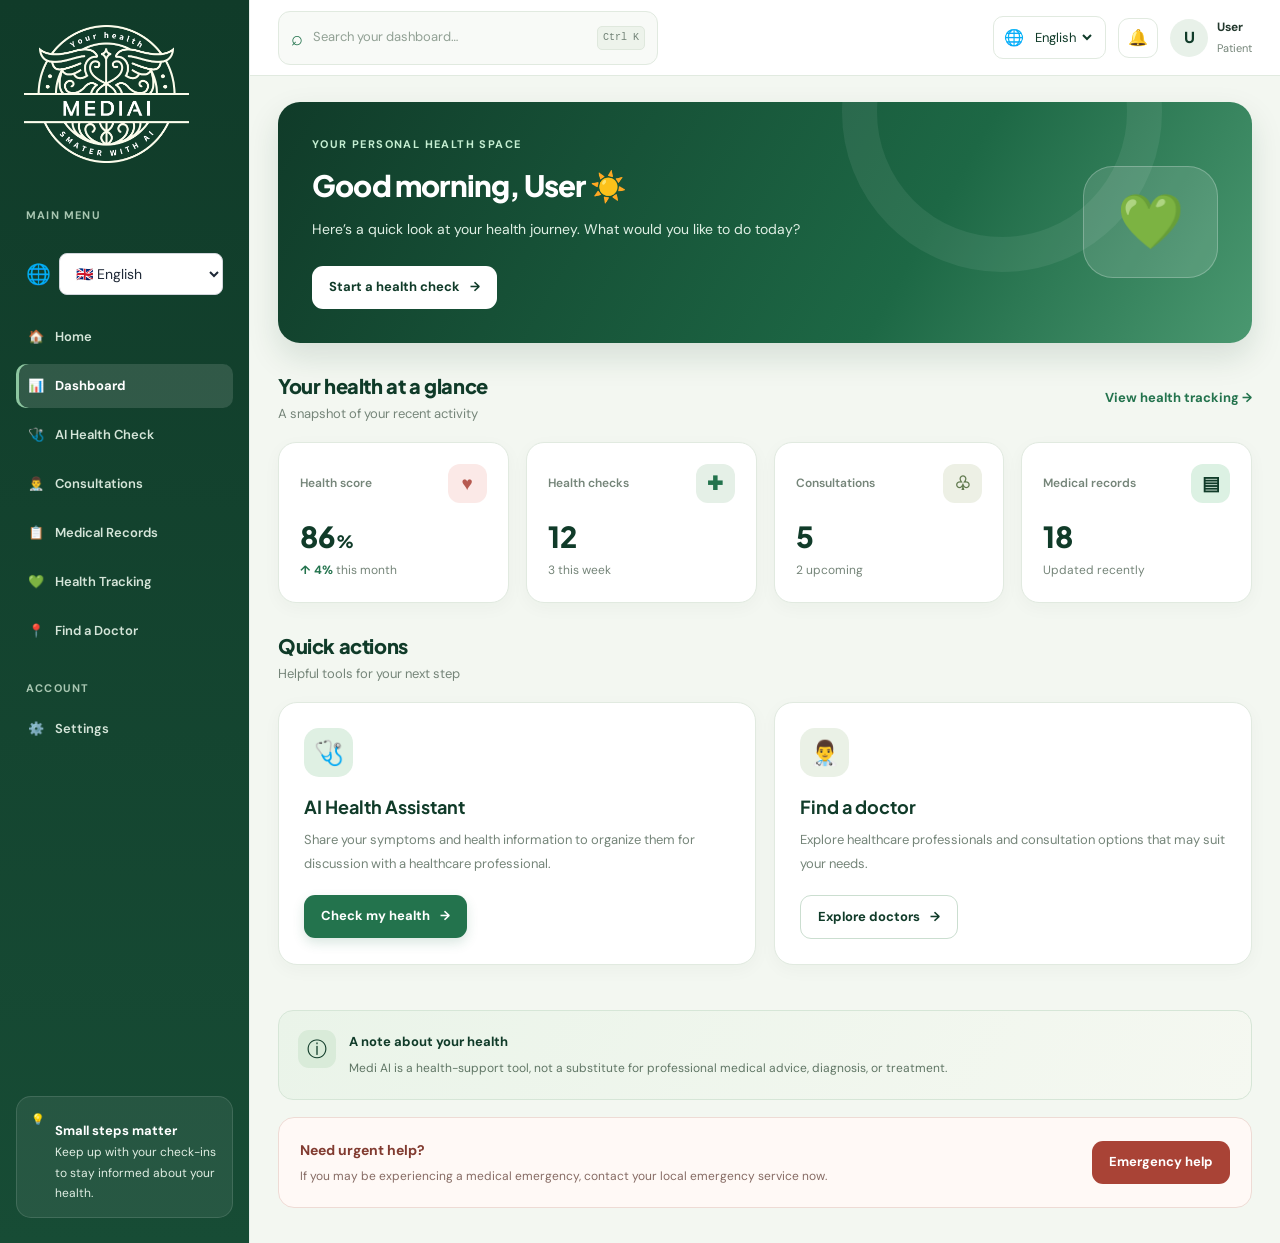
<file: index.html>
<!DOCTYPE html>
<html lang="en">
<head>
    <meta charset="UTF-8">
    <meta name="viewport" content="width=device-width, initial-scale=1.0">
    <meta name="theme-color" content="#103b29">

    <title>Medi AI — Your Health Dashboard</title>

    <link rel="preconnect" href="https://fonts.googleapis.com">
    <link rel="preconnect" href="https://fonts.gstatic.com" crossorigin>
    <link href="https://fonts.googleapis.com/css2?family=DM+Sans:wght@400;500;600;700&family=Plus+Jakarta+Sans:wght@400;500;600;700;800&display=swap" rel="stylesheet">

    <link rel="stylesheet" href="css/style.css">

    <style>
        :root {
            --forest: #103b29;
            --forest-light: #174c35;
            --green: #23734d;
            --green-bright: #2f855a;
            --sage: #e8f1e9;
            --sage-light: #f3f7f1;
            --mint: #d9eee0;
            --text: #23382d;
            --muted: #758579;
            --border: #e1eae0;
            --white: #ffffff;
        }

        * {
            box-sizing: border-box;
        }

        html {
            min-height: 100%;
            scroll-behavior: smooth;
        }

        body {
            min-height: 100vh;
            margin: 0;
            padding: 0;
            background: var(--sage-light);
            color: var(--text);
            font-family: "DM Sans", sans-serif;
        }

        button,
        input,
        select {
            font: inherit;
        }

        a {
            text-decoration: none;
        }

        button,
        select {
            cursor: pointer;
        }

        /* Main app layout */

        .app {
            display: grid;
            grid-template-columns: 250px minmax(0, 1fr);
            align-items: stretch;
            width: 100%;
            min-height: 100vh;
            margin: 0;
            padding: 0;
        }

        /* Sidebar */

        .sidebar {
            position: relative;
            display: flex;
            flex-direction: column;
            align-items: stretch;
            gap: 0;
            width: 250px;
            min-width: 0;
            min-height: 100vh;
            margin: 0;
            padding: 25px 16px;
            overflow: visible;
            background: linear-gradient(
                180deg,
                var(--forest),
                var(--forest-light)
            );
            color: white;
        }

        .brand {
            display: block;
            margin: 0 0 28px;
            padding: 0 8px;
            text-decoration: none;
        }

        .logo {
            display: block;
            margin: 0;
            padding: 0;
        }

        .logo img {
            display: block;
            width: 165px;
            max-width: 100%;
            height: auto;
            object-fit: contain;
        }

        .nav-title {
            display: block;
            margin: 16px 10px 10px;
            padding: 0;
            color: #a8c6b1;
            font-size: 11px;
            font-weight: 700;
            letter-spacing: 1.2px;
            line-height: 1.5;
        }

        .nav {
            display: flex;
            flex-direction: column;
            gap: 5px;
            width: 100%;
            margin: 0;
            padding: 0;
        }

        .nav a {
            display: flex;
            align-items: center;
            gap: 11px;
            width: 100%;
            min-height: 44px;
            margin: 0;
            padding: 11px 12px;
            border-radius: 10px;
            color: #d5e5d9;
            font-size: 13px;
            line-height: 1.4;
            white-space: normal;
            transition: background .2s, color .2s;
        }

        .nav a span {
            display: inline;
        }

        .nav a:hover,
        .nav a.active {
            background: rgba(255, 255, 255, .13);
            color: white;
        }

        .nav a.active {
            box-shadow: inset 3px 0 #8dc6a0;
            font-weight: 700;
        }

        .sidebar .account-title {
            margin-top: 27px;
        }

        .sidebar-tip {
            margin-top: auto;
            padding: 14px;
            border: 1px solid rgba(255, 255, 255, .12);
            border-radius: 15px;
            background: rgba(255, 255, 255, .07);
            color: #e0eee3;
        }

        .sidebar-tip p {
            margin: 9px 0 0;
            color: #e0eee3;
            font-size: 12px;
            line-height: 1.7;
        }

        .sidebar-tip strong {
            color: white;
            font-size: 13px;
        }

        /* Main content and topbar */

        .main {
            min-width: 0;
            width: 100%;
            margin: 0;
            padding: 0;
            background: var(--sage-light);
        }

        .topbar {
            position: relative;
            top: auto;
            z-index: 5;
            display: flex;
            align-items: center;
            justify-content: space-between;
            gap: 18px;
            width: 100%;
            min-height: 76px;
            margin: 0;
            padding: 14px 28px;
            border-bottom: 1px solid var(--border);
            background: rgba(255, 255, 255, .97);
        }

        .search {
            display: flex;
            align-items: center;
            gap: 10px;
            width: min(380px, 100%);
            min-width: 0;
            padding: 10px 12px;
            border: 1px solid var(--border);
            border-radius: 12px;
            background: #f8faf7;
            transition: border-color .2s, box-shadow .2s;
        }

        .search:focus-within {
            border-color: var(--green-bright);
            box-shadow: 0 0 0 3px rgba(47, 133, 90, .1);
        }

        .search > span {
            color: var(--green);
            font-size: 20px;
        }

        .search input {
            flex: 1;
            width: 100%;
            min-width: 0;
            padding: 0;
            border: 0;
            outline: none;
            color: var(--text);
            background: transparent;
            font-size: 13px;
        }

        .search input::placeholder {
            color: #91a094;
        }

        .search kbd {
            flex-shrink: 0;
            padding: 3px 5px;
            border: 1px solid #dfe8dd;
            border-radius: 5px;
            background: #edf3eb;
            color: #718276;
            font-size: 10px;
        }

        .topbar-actions {
            display: flex;
            align-items: center;
            justify-content: flex-end;
            gap: 12px;
            min-width: 0;
        }

        .language-selector {
            display: inline-flex;
            align-items: center;
            gap: 7px;
            padding: 8px 10px;
            border: 1px solid var(--border);
            border-radius: 10px;
            background: white;
            color: var(--forest);
        }

        .language-selector select {
            max-width: 125px;
            border: 0;
            outline: 0;
            background: transparent;
            color: var(--forest);
            font-size: 13px;
        }

        .icon-button {
            display: grid;
            flex-shrink: 0;
            width: 40px;
            height: 40px;
            place-items: center;
            border: 1px solid var(--border);
            border-radius: 11px;
            background: white;
            color: var(--forest);
            transition: background .2s;
        }

        .icon-button:hover {
            background: var(--sage);
        }

        .profile {
            display: flex;
            align-items: center;
            gap: 9px;
        }

        .profile strong {
            display: block;
            color: var(--text);
            font-size: 12px;
        }

        .profile small {
            display: block;
            margin-top: 3px;
            color: var(--muted);
            font-size: 11px;
        }

        .avatar {
            display: grid;
            flex-shrink: 0;
            width: 38px;
            height: 38px;
            place-items: center;
            border-radius: 50%;
            background: var(--sage);
            color: var(--forest);
            font-weight: 800;
        }

        /* Dashboard content */

        .content {
            width: 100%;
            max-width: 1500px;
            margin: 0 auto;
            padding: 26px 28px 35px;
        }

        .welcome-banner {
            position: relative;
            display: flex;
            align-items: center;
            justify-content: space-between;
            gap: 24px;
            overflow: hidden;
            padding: 34px;
            border-radius: 22px;
            background: linear-gradient(
                120deg,
                #103b29,
                #1d6845 65%,
                #4a9870
            );
            color: white;
            box-shadow: 0 14px 32px rgba(16, 59, 41, .13);
        }

        .welcome-banner::after {
            position: absolute;
            top: -150px;
            right: 90px;
            width: 250px;
            height: 250px;
            border: 35px solid rgba(255, 255, 255, .07);
            border-radius: 50%;
            content: "";
            pointer-events: none;
        }

        .welcome-banner > div:first-child {
            position: relative;
            z-index: 1;
            max-width: 650px;
        }

        .eyebrow {
            margin: 0 0 12px;
            color: #c5eed2;
            font-size: 11px;
            font-weight: 700;
            letter-spacing: 1.4px;
        }

        .welcome-banner h1 {
            margin: 0 0 12px;
            font-family: "Plus Jakarta Sans", sans-serif;
            font-size: clamp(23px, 2.3vw, 30px);
            font-weight: 800;
            letter-spacing: -.8px;
            line-height: 1.35;
        }

        .welcome-copy {
            max-width: 510px;
            margin: 0 0 23px;
            color: #e0f0e5;
            font-size: 14px;
            line-height: 1.8;
        }

        .banner-art {
            position: relative;
            z-index: 1;
            display: grid;
            flex-shrink: 0;
            width: 112px;
            height: 112px;
            place-items: center;
            border: 1px solid rgba(255, 255, 255, .24);
            border-radius: 30px;
            background: rgba(255, 255, 255, .13);
            font-size: 54px;
        }

        /* Buttons */

        .btn {
            display: inline-flex;
            align-items: center;
            justify-content: center;
            gap: 10px;
            min-height: 43px;
            padding: 12px 17px;
            border: 0;
            border-radius: 11px;
            font-size: 13px;
            font-weight: 700;
            line-height: 1.4;
            text-align: center;
            transition: transform .2s, background .2s, box-shadow .2s;
        }

        .btn:hover {
            transform: translateY(-2px);
        }

        .btn-primary {
            background: var(--green);
            color: white;
            box-shadow: 0 5px 12px rgba(35, 115, 77, .17);
        }

        .btn-primary:hover {
            background: var(--forest-light);
        }

        .welcome-banner .btn-primary {
            background: white;
            color: var(--forest);
            box-shadow: none;
        }

        .welcome-banner .btn-primary:hover {
            background: #eaf4e9;
        }

        .btn-secondary {
            border: 1px solid #cbded0;
            background: white;
            color: var(--forest);
        }

        .btn-secondary:hover {
            background: var(--sage);
        }

        /* Section headings */

        .section-heading {
            display: flex;
            align-items: center;
            justify-content: space-between;
            flex-wrap: wrap;
            gap: 14px;
            margin: 30px 0 18px;
        }

        .section-heading h2 {
            margin: 0 0 6px;
            color: var(--forest);
            font-family: "Plus Jakarta Sans", sans-serif;
            font-size: 20px;
            font-weight: 800;
            letter-spacing: -.4px;
        }

        .section-heading p {
            margin: 0;
            color: var(--muted);
            font-size: 13px;
            line-height: 1.6;
        }

        .text-link {
            color: var(--green);
            font-size: 13px;
            font-weight: 700;
        }

        .text-link:hover {
            color: var(--forest);
            text-decoration: underline;
        }

        /* Statistics */

        .stats {
            display: grid;
            grid-template-columns: repeat(4, minmax(0, 1fr));
            gap: 17px;
        }

        .stat {
            min-width: 0;
            padding: 21px;
            border: 1px solid var(--border);
            border-radius: 18px;
            background: white;
            box-shadow: 0 5px 18px rgba(16, 59, 41, .035);
            transition: transform .2s, box-shadow .2s;
        }

        .stat:hover {
            transform: translateY(-3px);
            box-shadow: 0 12px 26px rgba(16, 59, 41, .08);
        }

        .stat-top {
            display: flex;
            align-items: center;
            justify-content: space-between;
            gap: 8px;
            color: var(--muted);
            font-size: 12px;
            font-weight: 600;
        }

        .stat-icon {
            display: grid;
            flex-shrink: 0;
            width: 39px;
            height: 39px;
            place-items: center;
            border-radius: 12px;
            font-size: 19px;
        }

        .stat-icon.pink {
            background: #fbe9e7;
            color: #b65a51;
        }

        .stat-icon.blue {
            background: #e5f0e7;
            color: var(--green);
        }

        .stat-icon.purple {
            background: #edf0e5;
            color: #627b50;
        }

        .stat-icon.green {
            background: #dcf1e3;
            color: var(--forest);
        }

        .stat h3 {
            margin: 15px 0 7px;
            color: var(--forest);
            font-family: "Plus Jakarta Sans", sans-serif;
            font-size: 29px;
            font-weight: 800;
        }

        .stat h3 span {
            font-size: 17px;
        }

        .trend,
        .stat-caption {
            margin: 0;
            color: var(--muted);
            font-size: 12px;
        }

        .trend {
            color: var(--green);
            font-weight: 700;
        }

        .trend span {
            color: var(--muted);
            font-weight: 400;
        }

        /* Quick actions */

        .grid {
            display: grid;
            grid-template-columns: repeat(2, minmax(0, 1fr));
            gap: 18px;
        }

        .card {
            min-width: 0;
            padding: 25px;
            border: 1px solid var(--border);
            border-radius: 19px;
            background: white;
            box-shadow: 0 5px 18px rgba(16, 59, 41, .035);
            transition: transform .2s, box-shadow .2s;
        }

        .card:hover {
            transform: translateY(-3px);
            box-shadow: 0 12px 26px rgba(16, 59, 41, .08);
        }

        .card-icon {
            display: grid;
            width: 49px;
            height: 49px;
            margin-bottom: 18px;
            place-items: center;
            border-radius: 15px;
            background: var(--sage);
            font-size: 24px;
        }

        .assistant-card .card-icon {
            background: #dff0e3;
        }

        .doctor-card .card-icon {
            background: #eaf1e6;
        }

        .card h3 {
            margin: 0 0 10px;
            color: var(--forest);
            font-family: "Plus Jakarta Sans", sans-serif;
            font-size: 18px;
            font-weight: 700;
        }

        .card p {
            margin: 0 0 20px;
            color: var(--muted);
            font-size: 13px;
            line-height: 1.8;
        }

        /* Health notice */

        .notice {
            display: flex;
            align-items: flex-start;
            gap: 13px;
            margin-top: 25px;
            padding: 19px;
            border: 1px solid #d6e6d7;
            border-radius: 15px;
            background: linear-gradient(120deg, #eaf4e9, #f5f8f1);
        }

        .notice-icon {
            display: grid;
            flex-shrink: 0;
            width: 38px;
            height: 38px;
            place-items: center;
            border-radius: 11px;
            background: #d9ebd9;
            color: var(--forest);
            font-size: 20px;
        }

        .notice strong {
            display: block;
            margin: 2px 0 5px;
            color: var(--forest);
            font-size: 13px;
        }

        .notice p {
            margin: 0;
            color: #607665;
            font-size: 12px;
            line-height: 1.8;
        }

        /* Emergency section */

        .emergency {
            display: flex;
            align-items: center;
            justify-content: space-between;
            gap: 20px;
            margin-top: 17px;
            padding: 21px;
            border: 1px solid #eedbd5;
            border-radius: 16px;
            background: #fff9f6;
        }

        .emergency strong {
            display: block;
            margin-bottom: 5px;
            color: #813b30;
            font-size: 14px;
        }

        .emergency p {
            margin: 0;
            color: #866b64;
            font-size: 12px;
            line-height: 1.7;
        }

        .btn-danger {
            flex-shrink: 0;
            background: #a94336;
            color: white;
        }

        .btn-danger:hover {
            background: #89352b;
        }

        /* Toast notification */

        .toast {
            position: fixed;
            right: 22px;
            bottom: 22px;
            z-index: 100;
            max-width: calc(100% - 44px);
            padding: 14px 18px;
            border-radius: 12px;
            background: var(--forest);
            color: white;
            box-shadow: 0 8px 28px rgba(16, 59, 41, .2);
            font-size: 13px;
            line-height: 1.6;
        }

        [hidden] {
            display: none !important;
        }

        button:focus-visible,
        a:focus-visible,
        input:focus-visible,
        select:focus-visible {
            outline: 3px solid rgba(47, 133, 90, .4);
            outline-offset: 3px;
        }

        /* Tablet */

        @media (max-width: 1150px) {
            .stats {
                grid-template-columns: repeat(2, minmax(0, 1fr));
            }

            .topbar {
                padding-right: 20px;
                padding-left: 20px;
            }

            .content {
                padding-right: 20px;
                padding-left: 20px;
            }
        }

        @media (max-width: 900px) {
            .app {
                grid-template-columns: 215px minmax(0, 1fr);
            }

            .sidebar {
                width: 215px;
                padding: 22px 12px;
            }

            .search {
                width: min(300px, 100%);
            }

            .profile > div:last-child {
                display: none;
            }

            .welcome-banner {
                padding: 25px;
            }

            .banner-art {
                width: 78px;
                height: 78px;
                border-radius: 22px;
                font-size: 39px;
            }

            .grid {
                grid-template-columns: 1fr;
            }
        }

        /* Mobile */

        @media (max-width: 650px) {
            .app {
                display: flex;
                flex-direction: column;
                min-height: 100vh;
            }

            .sidebar {
                position: relative;
                display: flex;
                flex-direction: column;
                width: 100%;
                min-height: auto;
                padding: 15px;
            }

            .brand {
                margin-bottom: 12px;
            }

            .logo img {
                width: 135px;
            }

            .sidebar .nav-title {
                margin-top: 12px;
            }

            .sidebar .nav {
                display: flex;
                flex-direction: row;
                flex-wrap: wrap;
                gap: 6px;
            }

            .sidebar .nav a {
                width: auto;
                min-height: 38px;
                padding: 8px 10px;
                font-size: 12px;
            }

            .sidebar-tip {
                display: none;
            }

            .topbar {
                flex-wrap: wrap;
                gap: 12px;
                padding: 14px;
            }

            .search {
                width: 100%;
                max-width: none;
                order: 2;
            }

            .topbar-actions {
                width: 100%;
                justify-content: space-between;
                order: 1;
            }

            .content {
                padding: 18px 14px 25px;
            }

            .welcome-banner {
                padding: 22px;
            }

            .welcome-banner h1 {
                font-size: 22px;
                line-height: 1.4;
            }

            .banner-art {
                display: none;
            }

            .stats {
                grid-template-columns: repeat(2, minmax(0, 1fr));
                gap: 12px;
            }

            .stat {
                padding: 15px;
            }

            .stat h3 {
                font-size: 25px;
            }

            .stat-top {
                align-items: flex-start;
                font-size: 11px;
            }

            .stat-icon {
                width: 32px;
                height: 32px;
                font-size: 16px;
            }

            .section-heading h2 {
                font-size: 18px;
            }

            .emergency {
                align-items: stretch;
                flex-direction: column;
            }

            .btn-danger {
                width: 100%;
            }

            .card {
                padding: 21px;
            }
        }

        @media (max-width: 380px) {
            .stats {
                grid-template-columns: 1fr;
            }

            .language-selector select {
                max-width: 95px;
            }

            .topbar-actions {
                gap: 7px;
            }
        }

        @media (prefers-reduced-motion: reduce) {
            html {
                scroll-behavior: auto;
            }

            *,
            *::before,
            *::after {
                transition: none !important;
                animation: none !important;
            }
        }
    </style>
</head>

<body>
<div class="app">

    <!-- Sidebar -->
    <aside class="sidebar" aria-label="Main navigation">

        <a class="brand" href="welcome.html" aria-label="Medi AI home">
                     <div class="logo">
                 
     <img src="download.png" alt="Medi AI logo" width="200">
    <span></span>
</div>
           
        </a>

        <p class="nav-title">MAIN MENU</p>

        <nav class="nav" aria-label="Main menu">
            <a href="welcome.html">
                <span aria-hidden="true">🏠</span>
                <span>Home</span>
            </a>

            <a href="index.html" class="active" aria-current="page">
                <span aria-hidden="true">📊</span>
                <span>Dashboard</span>
            </a>

            <a href="ai-health-check.html">
                <span aria-hidden="true">🩺</span>
                <span>AI Health Check</span>
            </a>

            <a href="consultations.html">
                <span aria-hidden="true">👨‍⚕️</span>
                <span>Consultations</span>
            </a>

            <a href="medical-records.html">
                <span aria-hidden="true">📋</span>
                <span>Medical Records</span>
            </a>

            <a href="health-tracking.html">
                <span aria-hidden="true">💚</span>
                <span>Health Tracking</span>
            </a>

            <a href="find-doctor.html">
                <span aria-hidden="true">📍</span>
                <span>Find a Doctor</span>
            </a>
        </nav>

        <p class="nav-title account-title">ACCOUNT</p>

        <nav class="nav" aria-label="Account menu">
            <a href="settings.html">
                <span aria-hidden="true">⚙️</span>
                <span>Settings</span>
            </a>
        </nav>

        <div class="sidebar-tip">
            <span aria-hidden="true">💡</span>
            <p>
                <strong>Small steps matter</strong><br>
                Keep up with your check-ins to stay informed about your health.
            </p>
        </div>

    </aside>

    <!-- Main dashboard -->
    <main class="main">

        <header class="topbar">

            <div class="search">
                <span aria-hidden="true">⌕</span>
                <input
                    id="dashboardSearch"
                    type="search"
                    aria-label="Search dashboard"
                    placeholder="Search your dashboard…"
                >
                <kbd>Ctrl K</kbd>
            </div>

            <div class="topbar-actions">

                <label class="language-selector">
                    <span aria-hidden="true">🌐</span>
                    <select id="languageSelect" aria-label="Select language">
                        <option value="en">English</option>
                        <option value="hi">हिन्दी</option>
                        <option value="gu">ગુજરાતી</option>
                    </select>
                </label>

                <button
                    class="icon-button"
                    id="notificationBtn"
                    type="button"
                    aria-label="Notifications"
                    title="Notifications"
                >🔔</button>

                <div class="profile">
                    <div class="avatar" aria-hidden="true">U</div>
                    <div>
                        <strong>User</strong>
                        <small>Patient</small>
                    </div>
                </div>

            </div>
        </header>

        <section class="content">

            <!-- Welcome banner -->
            <section class="welcome-banner" id="welcomeSection">
                <div>
                    <p class="eyebrow">YOUR PERSONAL HEALTH SPACE</p>

                    <h1>
                        Good morning, User
                        <span aria-hidden="true">☀️</span>
                    </h1>

                    <p class="welcome-copy">
                        Here’s a quick look at your health journey.
                        What would you like to do today?
                    </p>

                    <a href="ai-health-check.html" class="btn btn-primary">
                        Start a health check
                        <span aria-hidden="true">→</span>
                    </a>
                </div>

                <div class="banner-art" aria-hidden="true">💚</div>
            </section>

            <!-- Health statistics -->
            <div class="section-heading">
                <div>
                    <h2>Your health at a glance</h2>
                    <p>A snapshot of your recent activity</p>
                </div>

                <a href="health-tracking.html" class="text-link">
                    View health tracking →
                </a>
            </div>

            <section class="stats" id="statsSection" aria-label="Health statistics">

                <article class="stat" data-search="health score percentage">
                    <div class="stat-top">
                        <span>Health score</span>
                        <span class="stat-icon pink" aria-hidden="true">♥</span>
                    </div>
                    <h3>86<span>%</span></h3>
                    <p class="trend">↑ 4% <span>this month</span></p>
                </article>

                <article class="stat" data-search="health checks">
                    <div class="stat-top">
                        <span>Health checks</span>
                        <span class="stat-icon blue" aria-hidden="true">✚</span>
                    </div>
                    <h3>12</h3>
                    <p class="stat-caption">3 this week</p>
                </article>

                <article class="stat" data-search="consultations appointments">
                    <div class="stat-top">
                        <span>Consultations</span>
                        <span class="stat-icon purple" aria-hidden="true">♧</span>
                    </div>
                    <h3>5</h3>
                    <p class="stat-caption">2 upcoming</p>
                </article>

                <article class="stat" data-search="medical records documents">
                    <div class="stat-top">
                        <span>Medical records</span>
                        <span class="stat-icon green" aria-hidden="true">▤</span>
                    </div>
                    <h3>18</h3>
                    <p class="stat-caption">Updated recently</p>
                </article>

            </section>

            <!-- Quick actions -->
            <div class="section-heading">
                <div>
                    <h2>Quick actions</h2>
                    <p>Helpful tools for your next step</p>
                </div>
            </div>

            <section class="grid" id="actionsSection" aria-label="Quick actions">

                <article class="card assistant-card" data-search="AI health assistant symptoms health check">
                    <div class="card-icon" aria-hidden="true">🩺</div>

                    <h3>AI Health Assistant</h3>

                    <p>
                        Share your symptoms and health information to organize
                        them for discussion with a healthcare professional.
                    </p>

                    <a href="ai-health-check.html" class="btn btn-primary">
                        Check my health
                        <span aria-hidden="true">→</span>
                    </a>
                </article>

                <article class="card doctor-card" data-search="find a doctor healthcare professionals">
                    <div class="card-icon" aria-hidden="true">👨‍⚕️</div>

                    <h3>Find a doctor</h3>

                    <p>
                        Explore healthcare professionals and consultation
                        options that may suit your needs.
                    </p>

                    <a href="find-doctor.html" class="btn btn-secondary">
                        Explore doctors
                        <span aria-hidden="true">→</span>
                    </a>
                </article>

            </section>

            <!-- Health notice -->
            <section class="notice">
                <span class="notice-icon" aria-hidden="true">ⓘ</span>
                <div>
                    <strong>A note about your health</strong>
                    <p>
                        Medi AI is a health-support tool, not a substitute for
                        professional medical advice, diagnosis, or treatment.
                    </p>
                </div>
            </section>

            <!-- Emergency notice -->
            <section class="emergency">
                <div>
                    <strong>Need urgent help?</strong>
                    <p>
                        If you may be experiencing a medical emergency,
                        contact your local emergency service now.
                    </p>
                </div>

                <button type="button" class="btn btn-danger" id="emergencyBtn">
                    Emergency help
                </button>
            </section>

        </section>
    </main>
</div>

<div class="toast" id="dashboardToast" role="status" aria-live="polite" hidden></div>

<script src="js/app.js" defer></script>
<script src="js/i18n.js" defer></script>

<script>
document.addEventListener("DOMContentLoaded", () => {
    const searchInput = document.getElementById("dashboardSearch");
    const toast = document.getElementById("dashboardToast");
    const languageSelect = document.getElementById("languageSelect");

    let toastTimer;

    function showToast(message) {
        toast.textContent = message;
        toast.hidden = false;

        window.clearTimeout(toastTimer);

        toastTimer = window.setTimeout(() => {
            toast.hidden = true;
        }, 3500);
    }

    // Filter dashboard cards and statistics.
    searchInput.addEventListener("input", () => {
        const query = searchInput.value.trim().toLowerCase();
        let matches = 0;

        document.querySelectorAll(
            "#statsSection .stat, #actionsSection .card"
        ).forEach(item => {
            const searchText = (
                item.textContent + " " + (item.dataset.search || "")
            ).toLowerCase();

            const visible = searchText.includes(query);
            item.hidden = !visible;

            if (visible) {
                matches++;
            }
        });

        if (query && matches === 0) {
            showToast("No matching dashboard items found.");
        } else {
            toast.hidden = true;
            window.clearTimeout(toastTimer);
        }
    });

    // Ctrl+K or Command+K focuses the search field.
    document.addEventListener("keydown", event => {
        if (
            (event.ctrlKey || event.metaKey) &&
            event.key.toLowerCase() === "k"
        ) {
            event.preventDefault();
            searchInput.focus();
        }

        if (
            event.key === "Escape" &&
            document.activeElement === searchInput
        ) {
            searchInput.value = "";
            searchInput.dispatchEvent(new Event("input"));
            searchInput.blur();
        }
    });

    // Restore the saved language when possible.
    try {
        const savedLanguage = localStorage.getItem("mediAI-language");

        if (
            savedLanguage &&
            [...languageSelect.options].some(
                option => option.value === savedLanguage
            )
        ) {
            languageSelect.value = savedLanguage;
        }
    } catch (error) {
        // The page remains usable if browser storage is unavailable.
    }

    languageSelect.addEventListener("change", event => {
        const selectedLanguage = event.target.value;

        try {
            localStorage.setItem("mediAI-language", selectedLanguage);
        } catch (error) {
            // The selection still works for this page session.
        }

        if (typeof window.setLanguage === "function") {
            window.setLanguage(selectedLanguage);
        }

        const messages = {
            en: "Language selected: English.",
            hi: "भाषा चुनी गई: हिन्दी।",
            gu: "ભાષા પસંદ કરી: ગુજરાતી."
        };

        showToast(messages[selectedLanguage] || messages.en);
    });

    // Demo notification.
    document.getElementById("notificationBtn").addEventListener("click", () => {
        showToast("You are all caught up. No new demo notifications.");
    });

    // The emergency button provides guidance; it does not place a call.
    document.getElementById("emergencyBtn").addEventListener("click", () => {
        showToast(
            "If this is a medical emergency, contact your local emergency service immediately."
        );
    });
});
</script>

</body>
</html>
</file>
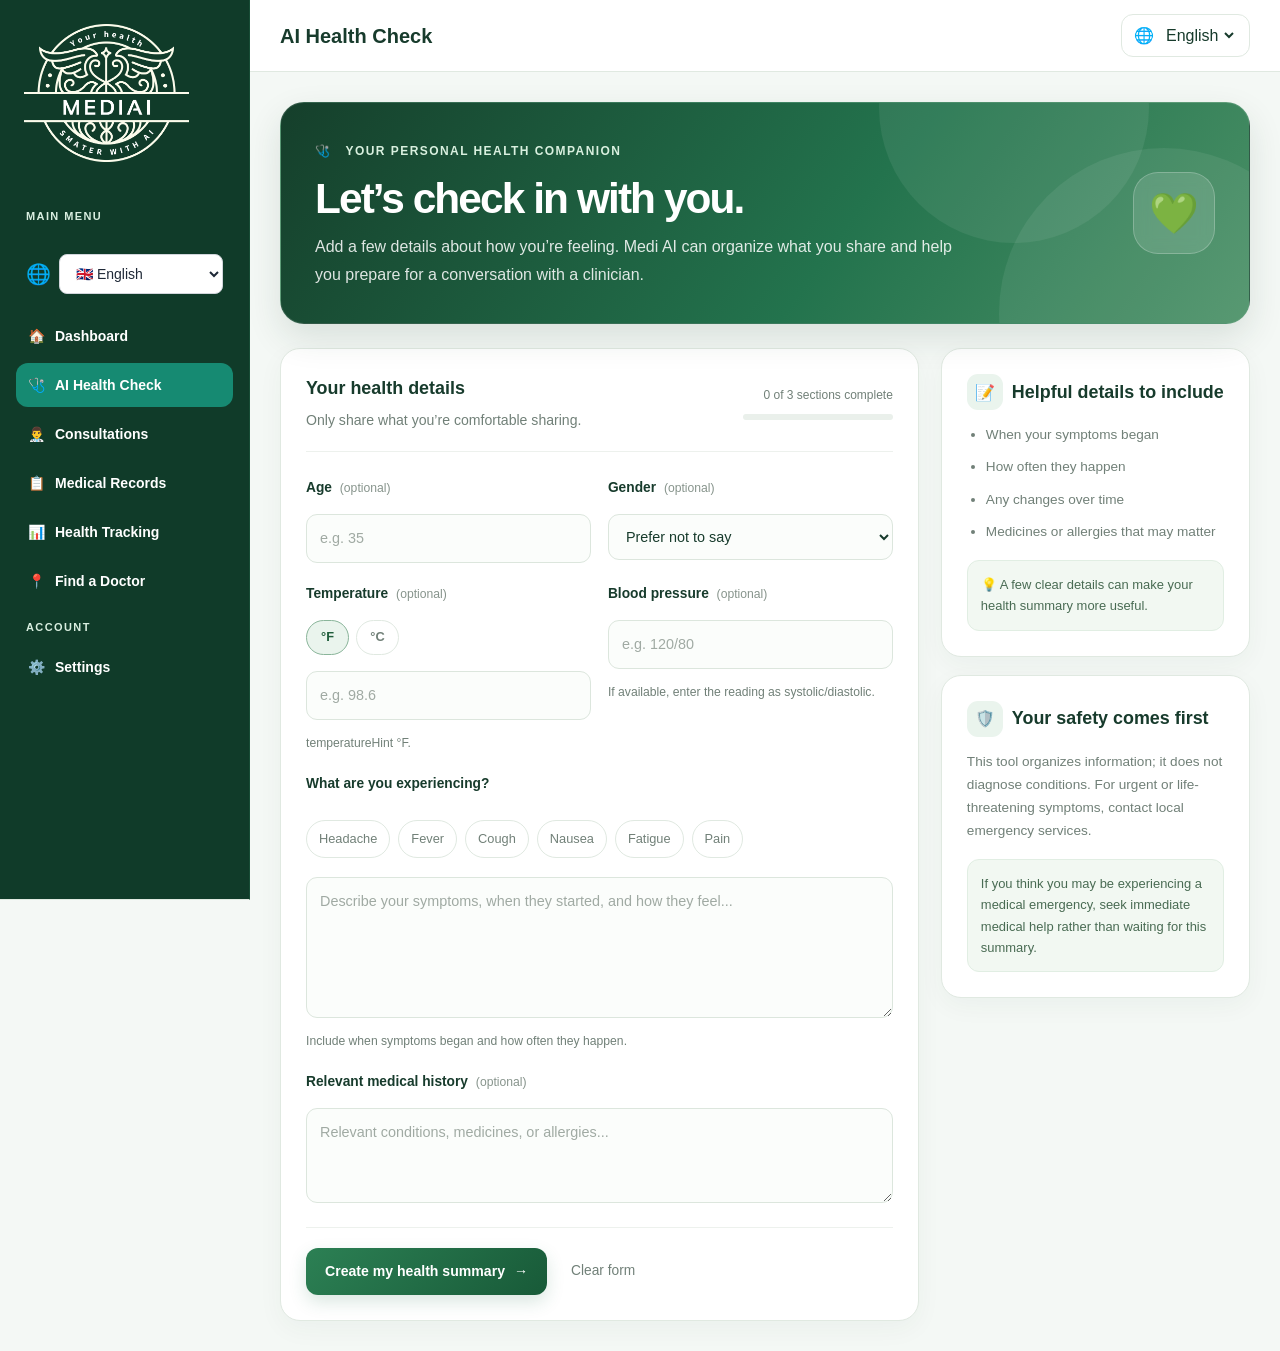
<file: ai-health-check.html>
<!DOCTYPE html>
<html lang="en">
<head>
    <meta charset="UTF-8">
    <meta name="viewport" content="width=device-width, initial-scale=1.0">
    <meta name="theme-color" content="#f4f8f5">

    <title>Medi AI — AI Health Check</title>
    <link rel="stylesheet" href="css/style.css">

    <style>
        :root {
            --health-ink: #173b2c;
            --health-muted: #718078;
            --health-green: #23734d;
            --health-green-dark: #164d34;
            --health-mint: #eaf4ed;
            --health-border: #e0e9e1;
            --health-bg: #f4f8f5;
            --health-white: #ffffff;
        }

        * {
            box-sizing: border-box;
        }

        body.health-page {
            background: var(--health-bg);
            color: var(--health-ink);
        }

        .health-page .app {
            min-height: 100vh;
        }

        .health-page main {
            min-width: 0;
        }

        .health-page .content {
            width: 100%;
            max-width: 1200px;
            margin: 0 auto;
            padding: 30px;
        }

        .health-page .sidebar .logo img {
            display: block;
            width: 165px;
            max-width: 100%;
            height: auto;
            object-fit: contain;
        }

        .health-page .nav a {
            border-radius: 12px;
            transition: background .2s ease, color .2s ease;
        }

        .health-page .nav a.active {
            color: var(--health-green-dark);
            background: var(--health-mint);
            font-weight: 700;
        }

        .health-page header {
            display: flex;
            align-items: center;
            justify-content: space-between;
            gap: 18px;
            padding: 18px 30px;
            border-bottom: 1px solid var(--health-border);
            background: rgba(255,255,255,.94);
        }

        .health-page header h3 {
            margin: 0;
            color: var(--health-ink);
            font-size: 1.25rem;
        }

        .health-page .language-selector {
            display: flex;
            align-items: center;
            gap: 8px;
            padding: 8px 12px;
            border: 1px solid var(--health-border);
            border-radius: 12px;
            background: white;
        }

        .health-page .language-selector select {
            border: 0;
            outline: none;
            color: var(--health-ink);
            background: transparent;
            font: inherit;
            cursor: pointer;
        }

        .health-hero {
            position: relative;
            display: flex;
            justify-content: space-between;
            align-items: center;
            gap: 24px;
            overflow: hidden;
            margin-bottom: 24px;
            padding: 34px;
            border: 1px solid rgba(255,255,255,.12);
            border-radius: 24px;
            color: white;
            background: linear-gradient(125deg, #153f2b 0%, #23734d 58%, #4b9167 100%);
            box-shadow: 0 14px 35px rgba(23,59,44,.12);
        }

        .health-hero::before,
        .health-hero::after {
            position: absolute;
            content: "";
            border-radius: 50%;
            background: rgba(255,255,255,.07);
            pointer-events: none;
        }

        .health-hero::before {
            top: -130px;
            right: 100px;
            width: 270px;
            height: 270px;
        }

        .health-hero::after {
            right: -80px;
            bottom: -155px;
            width: 330px;
            height: 330px;
        }

        .health-hero > * {
            position: relative;
            z-index: 1;
        }

        .hero-eyebrow {
            display: inline-flex;
            align-items: center;
            gap: 8px;
            color: #d9f0df;
            font-size: .75rem;
            font-weight: 800;
            letter-spacing: .12em;
        }

        .health-hero h1 {
            margin: 12px 0 10px;
            font-size: clamp(1.8rem, 4vw, 2.65rem);
            font-weight: 800;
            letter-spacing: -.045em;
            line-height: 1.15;
        }

        .health-hero p {
            max-width: 640px;
            margin: 0;
            color: rgba(255,255,255,.86);
            line-height: 1.75;
        }

        .hero-icon {
            display: grid;
            flex: 0 0 82px;
            width: 82px;
            height: 82px;
            place-items: center;
            border: 1px solid rgba(255,255,255,.23);
            border-radius: 25px;
            background: rgba(255,255,255,.13);
            font-size: 2.5rem;
            backdrop-filter: blur(8px);
        }

        .check-layout {
            display: grid;
            grid-template-columns: minmax(0, 1.55fr) minmax(250px, .75fr);
            align-items: start;
            gap: 22px;
        }

        .health-card {
            min-width: 0;
            padding: 25px;
            border: 1px solid var(--health-border);
            border-radius: 20px;
            background: var(--health-white);
            box-shadow: 0 8px 26px rgba(23,59,44,.045);
        }

        .form-intro {
            display: flex;
            justify-content: space-between;
            align-items: center;
            gap: 18px;
            margin-bottom: 25px;
            padding-bottom: 20px;
            border-bottom: 1px solid #edf1ed;
        }

        .form-intro h2,
        .side-card h2 {
            margin: 0;
            color: var(--health-ink);
            font-size: 1.12rem;
            font-weight: 800;
        }

        .form-intro p {
            margin: 7px 0 0;
            color: var(--health-muted);
            font-size: .88rem;
            line-height: 1.5;
        }

        .form-progress {
            flex: 0 0 150px;
            color: var(--health-muted);
            font-size: .75rem;
            text-align: right;
        }

        .progress-track {
            height: 6px;
            margin-top: 9px;
            overflow: hidden;
            border-radius: 99px;
            background: #eaf0eb;
        }

        .progress-fill {
            width: 0;
            height: 100%;
            border-radius: inherit;
            background: linear-gradient(90deg, #23734d, #69a67a);
            transition: width .25s ease;
        }

        .form-grid {
            display: grid;
            grid-template-columns: repeat(2, minmax(0, 1fr));
            gap: 20px 17px;
        }

        .field {
            min-width: 0;
        }

        .field.full {
            grid-column: 1 / -1;
        }

        .field label {
            display: block;
            margin-bottom: 8px;
            color: var(--health-ink);
            font-size: .86rem;
            font-weight: 750;
        }

        .optional-label {
            margin-left: 4px;
            color: #87948c;
            font-size: .76rem;
            font-weight: 400;
        }

        .field input,
        .field select,
        .field textarea {
            display: block;
            width: 100%;
            min-width: 0;
            padding: 12px 13px;
            border: 1px solid #dce6dd;
            border-radius: 11px;
            outline: none;
            color: var(--health-ink);
            background: #fbfdfb;
            font: inherit;
            font-size: .9rem;
            transition: border-color .2s, box-shadow .2s, background .2s;
        }

        .field input,
        .field select {
            min-height: 46px;
        }

        .field textarea {
            min-height: 95px;
            resize: vertical;
            line-height: 1.6;
        }

        .field input::placeholder,
        .field textarea::placeholder {
            color: #a0aaa3;
        }

        .field input:focus,
        .field select:focus,
        .field textarea:focus {
            border-color: #6c9c79;
            background: #fff;
            box-shadow: 0 0 0 3px rgba(35,115,77,.1);
        }

        .field-hint {
            display: block;
            margin-top: 7px;
            color: var(--health-muted);
            font-size: .76rem;
            line-height: 1.55;
        }

        .unit-control {
            display: flex;
            gap: 7px;
            margin-bottom: 9px;
        }

        .unit-button,
        .symptom-chip {
            border: 1px solid var(--health-border);
            border-radius: 999px;
            color: var(--health-muted);
            background: #fff;
            cursor: pointer;
            font: inherit;
            transition: .2s ease;
        }

        .unit-button {
            min-width: 43px;
            padding: 6px 12px;
            font-size: .8rem;
            font-weight: 700;
        }

        .unit-button[aria-pressed="true"],
        .symptom-chip[aria-pressed="true"] {
            border-color: #8ab59a;
            color: #205d3b;
            background: var(--health-mint);
        }

        .unit-button:hover,
        .symptom-chip:hover {
            border-color: #6c9c79;
        }

        .symptom-picker {
            display: flex;
            flex-wrap: wrap;
            gap: 8px;
            margin: 10px 0 12px;
        }

        .symptom-chip {
            padding: 8px 12px;
            font-size: .8rem;
        }

        .symptom-chip[aria-pressed="true"] {
            font-weight: 700;
        }

        .form-actions {
            display: flex;
            flex-wrap: wrap;
            align-items: center;
            gap: 12px;
            margin-top: 24px;
            padding-top: 20px;
            border-top: 1px solid #edf1ed;
        }

        .health-submit {
            display: inline-flex;
            min-height: 47px;
            align-items: center;
            justify-content: center;
            gap: 9px;
            padding: 0 19px;
            border: 0;
            border-radius: 12px;
            color: white;
            background: linear-gradient(135deg, #2c8054, #185a38);
            box-shadow: 0 7px 17px rgba(35,115,77,.17);
            cursor: pointer;
            font: inherit;
            font-size: .88rem;
            font-weight: 750;
            transition: transform .2s, box-shadow .2s;
        }

        .health-submit:hover {
            transform: translateY(-1px);
            box-shadow: 0 10px 22px rgba(35,115,77,.23);
        }

        .clear-button {
            min-height: 42px;
            padding: 9px 12px;
            border: 0;
            border-radius: 10px;
            color: var(--health-muted);
            background: transparent;
            cursor: pointer;
            font: inherit;
            font-size: .86rem;
        }

        .clear-button:hover {
            color: var(--health-ink);
            background: #f2f6f2;
        }

        .side-card + .side-card {
            margin-top: 18px;
        }

        .side-card h2 {
            display: flex;
            align-items: center;
            gap: 9px;
            margin-bottom: 13px;
        }

        .side-card .side-icon {
            display: grid;
            flex: 0 0 36px;
            width: 36px;
            height: 36px;
            place-items: center;
            border-radius: 11px;
            background: var(--health-mint);
            font-size: 1rem;
        }

        .side-card p,
        .side-card li {
            color: var(--health-muted);
            font-size: .85rem;
            line-height: 1.7;
        }

        .side-card ul {
            display: grid;
            gap: 9px;
            padding-left: 19px;
            margin: 12px 0 0;
        }

        .tip-box {
            margin-top: 17px;
            padding: 13px;
            border: 1px solid #e1eee3;
            border-radius: 12px;
            color: #496b53;
            background: #f2f8f2;
            font-size: .81rem;
            line-height: 1.65;
        }

        .ai-result {
            display: none;
            margin-top: 22px;
            scroll-margin-top: 25px;
            animation: appear .3s ease both;
        }

        .ai-result.visible {
            display: block;
        }

        .result-heading {
            display: flex;
            align-items: center;
            gap: 12px;
            margin-bottom: 17px;
        }

        .result-heading h2 {
            margin: 0;
            color: var(--health-ink);
            font-size: 1.2rem;
        }

        .result-icon {
            display: grid;
            flex: 0 0 45px;
            width: 45px;
            height: 45px;
            place-items: center;
            border-radius: 14px;
            background: var(--health-mint);
            font-size: 1.3rem;
        }

        .result-content {
            color: #52675b;
            font-size: .91rem;
            line-height: 1.75;
            overflow-wrap: anywhere;
        }

        .result-content ul {
            display: grid;
            gap: 8px;
            padding-left: 22px;
        }

        .notice {
            margin-top: 20px;
            padding: 15px;
            border: 1px solid #f0e2bd;
            border-left: 4px solid #d6a33b;
            border-radius: 11px;
            color: #725a2c;
            background: #fff9eb;
            font-size: .85rem;
            line-height: 1.65;
        }

        .notice p {
            margin: 5px 0 0;
        }

        .urgent-note {
            display: none;
            margin-top: 15px;
            padding: 15px;
            border: 1px solid #efc5c5;
            border-radius: 12px;
            color: #7d2828;
            background: #fff1f1;
            font-size: .9rem;
            line-height: 1.65;
        }

        .urgent-note.visible {
            display: block;
        }

        :focus-visible {
            outline: 3px solid #76a988;
            outline-offset: 3px;
        }

        @keyframes appear {
            from {
                opacity: 0;
                transform: translateY(8px);
            }
            to {
                opacity: 1;
                transform: translateY(0);
            }
        }

        @media (max-width: 950px) {
            .check-layout {
                grid-template-columns: 1fr;
            }

            .side-column {
                display: grid;
                grid-template-columns: repeat(2, minmax(0, 1fr));
                align-items: start;
                gap: 18px;
            }

            .side-card + .side-card {
                margin-top: 0;
            }
        }

        @media (max-width: 650px) {
            .health-page header {
                padding: 15px 17px;
            }

            .health-page .content {
                padding: 19px 14px;
            }

            .health-hero {
                padding: 24px 21px;
                border-radius: 19px;
            }

            .health-hero h1 {
                font-size: 1.85rem;
            }

            .hero-icon {
                flex-basis: 54px;
                width: 54px;
                height: 54px;
                border-radius: 17px;
                font-size: 1.7rem;
            }

            .health-card {
                padding: 19px;
                border-radius: 17px;
            }

            .form-grid {
                grid-template-columns: 1fr;
                gap: 18px;
            }

            .field.full {
                grid-column: auto;
            }

            .form-intro {
                align-items: flex-start;
                flex-direction: column;
            }

            .form-progress {
                width: 100%;
                flex-basis: auto;
                text-align: left;
            }

            .side-column {
                grid-template-columns: 1fr;
            }

            .health-submit {
                width: 100%;
            }

            .clear-button {
                width: 100%;
            }
        }

        @media (max-width: 400px) {
            .health-hero {
                gap: 12px;
                padding: 20px 16px;
            }

            .hero-icon {
                flex-basis: 45px;
                width: 45px;
                height: 45px;
                font-size: 1.4rem;
            }

            .health-hero h1 {
                font-size: 1.55rem;
            }
        }

        @media (prefers-reduced-motion: reduce) {
            *,
            *::before,
            *::after {
                animation-duration: .01ms !important;
                transition-duration: .01ms !important;
                scroll-behavior: auto !important;
            }
        }



/* Forest green main menu */
.health-page .sidebar {
    background: var(--forest, #103b29) !important;
    border-right: 1px solid var(--forest-light, #174c35);
}

/* Main Menu and Account headings */
.health-page .sidebar .nav-title {
    color: var(--mint, #d9eee0) !important;
}

/* Navigation links */
.health-page .sidebar .nav a {
    color: var(--white, #ffffff) !important;
    background: transparent !important;
}

/* Hover effect */
.health-page .sidebar .nav a:hover {
    color: var(--white, #ffffff) !important;
    background: var(--forest-light, #174c35) !important;
}

/* Active menu item */
.health-page .sidebar .nav a.active {
    color: var(--white, #ffffff) !important;
    background: var(--green, #23734d) !important;
    font-weight: 700;
    border-radius: 12px;
}

/* Menu icons */
.health-page .sidebar .nav a span {
    color: var(--white, #ffffff) !important;
}

/* Sidebar bottom section, if present */
.health-page .sidebar-bottom {
    color: var(--white, #ffffff);
    background: var(--forest-light, #174c35);
}

.health-page .sidebar-bottom strong,
.health-page .sidebar-bottom p {
    color: var(--white, #ffffff);
}

    </style>
</head>

<body class="health-page">

<div class="app">

  
<aside class="sidebar" aria-label="Sidebar">
    <a class="brand" href="welcome.html" aria-label="Medi AI home">
                 <div class="logo">
                 
     <img src="download.png" alt="Medi AI logo" alt="Mediai Logo" width="200">
    <span></span>
</div>
    </a>

    <p class="nav-title" data-i18n="main">MAIN MENU</p>

    <nav class="nav" aria-label="Main navigation">
        <a href="index.html">
            🏠 <span data-i18n="dashboard">Dashboard</span>
        </a>

        <a href="ai-health-check.html"
           class="active"
           aria-current="page">
            🩺 <span data-i18n="aiHealthCheck">AI Health Check</span>
        </a>

        <a href="consultations.html">
            👨‍⚕️ <span data-i18n="consultations">Consultations</span>
        </a>

        <a href="medical-records.html">
            📋 <span data-i18n="medicalRecords">Medical Records</span>
        </a>

        <a href="health-tracking.html">
            📊 <span data-i18n="healthTracking">Health Tracking</span>
        </a>

        <a href="find-doctor.html">
            📍 <span data-i18n="findDoctor">Find a Doctor</span>
        </a>
    </nav>

    <p class="nav-title" data-i18n="account">ACCOUNT</p>

    <nav class="nav" aria-label="Account navigation">
        <a href="settings.html">
            ⚙️ <span data-i18n="settings">Settings</span>
        </a>
    </nav>
</aside>


    <main>
        <header>
            <div>
                <h3 data-i18n="aiHealthCheck">AI Health Check</h3>
            </div>

            <div class="language-selector">
                <span aria-hidden="true">🌐</span>
                <select id="languageSelect" aria-label="Select language">
                    <option value="en">English</option>
                    <option value="hi">हिन्दी</option>
                    <option value="gu">ગુજરાતી</option>
                </select>
            </div>
        </header>

        <section class="content">

            <section class="health-hero">
                <div>
                    <span class="hero-eyebrow" data-i18n="personalHealthCompanion">
                        🩺 &nbsp; YOUR PERSONAL HEALTH COMPANION
                    </span>

                    <h1 data-i18n="letsCheckIn">Let’s check in with you.</h1>

                    <p data-i18n="healthCheckIntro">
                        Add a few details about how you’re feeling.
                        Medi AI can organize what you share and help you
                        prepare for a conversation with a clinician.
                    </p>
                </div>

                <div class="hero-icon" aria-hidden="true">💚</div>
            </section>

            <div class="check-layout">

                <section class="health-card">
                    <div class="form-intro">
                        <div>
                            <h2 data-i18n="yourHealthDetails">Your health details</h2>
                            <p data-i18n="shareComfortably">
                                Only share what you’re comfortable sharing.
                            </p>
                        </div>

                        <div class="form-progress">
                            <span id="progressText" aria-live="polite">
                                0 of 3 sections complete
                            </span>
                            <div class="progress-track" aria-hidden="true">
                                <div class="progress-fill" id="progressFill"></div>
                            </div>
                        </div>
                    </div>

                    <form id="healthForm">
                        <div class="form-grid">

                            <div class="field">
                                <label for="age">
                                    <span data-i18n="age">Age</span>
                                    <span class="optional-label" data-i18n="optional">(optional)</span>
                                </label>
                                <input
                                    id="age"
                                    name="age"
                                    type="number"
                                    min="1"
                                    max="120"
                                    placeholder="e.g. 35"
                                    data-i18n-placeholder="agePlaceholder"
                                >
                            </div>

                            <div class="field">
                                <label for="gender">
                                    <span data-i18n="gender">Gender</span>
                                    <span class="optional-label" data-i18n="optional">(optional)</span>
                                </label>
                                <select id="gender" name="gender">
                                    <option value="" data-i18n="preferNotToSay">Prefer not to say</option>
                                    <option value="Male" data-i18n="male">Male</option>
                                    <option value="Female" data-i18n="female">Female</option>
                                    <option value="Other" data-i18n="other">Other</option>
                                </select>
                            </div>

                            <div class="field">
                                <label for="temperature">
                                    <span data-i18n="temperature">Temperature</span>
                                    <span class="optional-label" data-i18n="optional">(optional)</span>
                                </label>

                                <div class="unit-control" aria-label="Temperature unit">
                                    <button class="unit-button" type="button" data-unit="F" aria-pressed="true">°F</button>
                                    <button class="unit-button" type="button" data-unit="C" aria-pressed="false">°C</button>
                                </div>

                                <input
                                    id="temperature"
                                    name="temperature"
                                    type="number"
                                    step="0.1"
                                    placeholder="e.g. 98.6"
                                    data-i18n-placeholder="temperaturePlaceholder"
                                >

                                <small class="field-hint" id="temperatureHint" data-i18n="temperatureHint">
                                    Enter the value shown by your thermometer in °F.
                                </small>
                            </div>

                            <div class="field">
                                <label for="bloodPressure">
                                    <span data-i18n="bloodPressure">Blood pressure</span>
                                    <span class="optional-label" data-i18n="optional">(optional)</span>
                                </label>

                                <input
                                    id="bloodPressure"
                                    name="bloodPressure"
                                    type="text"
                                    inputmode="numeric"
                                    pattern="[0-9]{2,3}\s*/\s*[0-9]{2,3}"
                                    placeholder="e.g. 120/80"
                                    data-i18n-placeholder="bloodPressurePlaceholder"
                                    aria-describedby="bloodPressureHint"
                                >

                                <small class="field-hint" id="bloodPressureHint" data-i18n="bloodPressureHint">
                                    If available, enter the reading as systolic/diastolic.
                                </small>
                            </div>

                            <div class="field full">
                                <label for="symptoms" data-i18n="experiencing">
                                    What are you experiencing?
                                </label>

                                <div class="symptom-picker" aria-label="Quick symptom options">
                                    <button class="symptom-chip" type="button" data-symptom="headache" aria-pressed="false" data-i18n="headache">Headache</button>
                                    <button class="symptom-chip" type="button" data-symptom="fever" aria-pressed="false" data-i18n="fever">Fever</button>
                                    <button class="symptom-chip" type="button" data-symptom="cough" aria-pressed="false" data-i18n="cough">Cough</button>
                                    <button class="symptom-chip" type="button" data-symptom="nausea" aria-pressed="false" data-i18n="nausea">Nausea</button>
                                    <button class="symptom-chip" type="button" data-symptom="fatigue" aria-pressed="false" data-i18n="fatigue">Fatigue</button>
                                    <button class="symptom-chip" type="button" data-symptom="pain" aria-pressed="false" data-i18n="pain">Pain</button>
                                </div>

                                <textarea
                                    id="symptoms"
                                    name="symptoms"
                                    rows="5"
                                    required
                                    placeholder="Describe your symptoms, when they started, and how they feel..."
                                    data-i18n-placeholder="symptomsPlaceholder"
                                ></textarea>

                                <small class="field-hint" data-i18n="symptomsFrequency">
                                    Include when symptoms began and how often they happen.
                                </small>
                            </div>

                            <div class="field full">
                                <label for="history">
                                    <span data-i18n="medicalHistory">Relevant medical history</span>
                                    <span class="optional-label" data-i18n="optional">(optional)</span>
                                </label>

                                <textarea
                                    id="history"
                                    name="history"
                                    rows="3"
                                    placeholder="Relevant conditions, medicines, or allergies..."
                                    data-i18n-placeholder="historyPlaceholder"
                                ></textarea>
                            </div>
                        </div>

                        <div class="form-actions">
                            <button type="submit" id="analyzeButton" class="health-submit">
                                <span data-i18n="createSummary">Create my health summary</span>
                                <span aria-hidden="true">→</span>
                            </button>

                            <button type="reset" id="clearButton" class="clear-button" data-i18n="clearForm">
                                Clear form
                            </button>
                        </div>
                    </form>
                </section>

                <aside class="side-column">
                    <section class="health-card side-card">
                        <h2>
                            <span class="side-icon" aria-hidden="true">📝</span>
                            <span data-i18n="helpfulDetails">Helpful details to include</span>
                        </h2>

                        <ul>
                            <li data-i18n="symptomsBegan">When your symptoms began</li>
                            <li data-i18n="symptomsFrequency">How often they happen</li>
                            <li data-i18n="changesOverTime">Any changes over time</li>
                            <li data-i18n="medicinesAllergies">Medicines or allergies that may matter</li>
                        </ul>

                        <div class="tip-box" data-i18n="usefulSummary">
                            💡 A few clear details can make your health summary more useful.
                        </div>
                    </section>

                    <section class="health-card side-card">
                        <h2>
                            <span class="side-icon" aria-hidden="true">🛡️</span>
                            <span data-i18n="safetyFirst">Your safety comes first</span>
                        </h2>

                        <p data-i18n="safetyFirstDescription">
                            This tool organizes information; it does not diagnose conditions.
                            For urgent or life-threatening symptoms, contact local emergency services.
                        </p>

                        <div class="tip-box">
                            If you think you may be experiencing a medical emergency, seek immediate medical help rather than waiting for this summary.
                        </div>
                    </section>
                </aside>
            </div>

            <section
                id="result"
                class="health-card ai-result"
                aria-live="polite"
                aria-labelledby="resultTitle"
                tabindex="-1"
            >
                <div class="result-heading">
                    <div class="result-icon" aria-hidden="true">✨</div>
                    <div>
                        <h2 id="resultTitle" data-i18n="healthSummary">Your health summary</h2>
                        <span class="field-hint" data-i18n="summaryBasedOnInfo">
                            Based only on the information you entered
                        </span>
                    </div>
                </div>

                <div id="summary" class="result-content"></div>

                <div id="urgentNote" class="urgent-note" role="alert"></div>

                <div class="notice">
                    <strong data-i18n="important">Important</strong>
                    <p data-i18n="summaryDisclaimer">
                        This summary is not a diagnosis or prescription.
                        A qualified healthcare professional can assess your situation and advise you.
                    </p>
                </div>
            </section>
        </section>
    </main>
</div>

<script src="js/app.js" defer></script>
<script src="js/i18n.js" defer></script>

<script>
document.addEventListener("DOMContentLoaded", () => {
    const form = document.getElementById("healthForm");
    const symptoms = document.getElementById("symptoms");
    const result = document.getElementById("result");
    const summary = document.getElementById("summary");
    const urgentNote = document.getElementById("urgentNote");
    const progressFill = document.getElementById("progressFill");
    const progressText = document.getElementById("progressText");
    const temperature = document.getElementById("temperature");
    const temperatureHint = document.getElementById("temperatureHint");
    const languageSelect = document.getElementById("languageSelect");

    let temperatureUnit = "F";

    function getCurrentLanguage() {
        return localStorage.getItem("mediAI-language") || "en";
    }

    function getText(key) {
        const language = getCurrentLanguage();

        if (
            typeof translations !== "undefined" &&
            translations[language] &&
            translations[language][key]
        ) {
            return translations[language][key];
        }

        if (
            typeof translations !== "undefined" &&
            translations.en &&
            translations.en[key]
        ) {
            return translations.en[key];
        }

        return key;
    }

    function updateTemperatureHint() {
        if (!temperatureHint) return;

        const translated = getText("temperatureHint");
        temperatureHint.textContent =
            `${translated.replace(/\s*°[FC]\.?\s*$/i, "").trim()} °${temperatureUnit}.`;
    }

    function updateProgress() {
        const completed = [
            document.getElementById("age").value.trim(),
            document.getElementById("gender").value,
            symptoms.value.trim()
        ].filter(Boolean).length;

        const progressTemplate = getText("progressText");

        progressText.textContent = progressTemplate.includes("{completed}")
            ? progressTemplate.replace("{completed}", completed)
            : `${completed} of 3 sections complete`;

        progressFill.style.width = `${(completed / 3) * 100}%`;
    }

    document.querySelectorAll(".unit-button").forEach(button => {
        button.addEventListener("click", () => {
            const nextUnit = button.dataset.unit;
            const previousUnit = temperatureUnit;
            const value = Number(temperature.value);

            if (temperature.value.trim() !== "" && Number.isFinite(value)) {
                if (previousUnit === "F" && nextUnit === "C") {
                    temperature.value = ((value - 32) * 5 / 9).toFixed(1);
                } else if (previousUnit === "C" && nextUnit === "F") {
                    temperature.value = (value * 9 / 5 + 32).toFixed(1);
                }
            }

            temperatureUnit = nextUnit;

            document.querySelectorAll(".unit-button").forEach(item => {
                item.setAttribute(
                    "aria-pressed",
                    String(item === button)
                );
            });

            updateTemperatureHint();
        });
    });

    document.querySelectorAll(".symptom-chip").forEach(button => {
        button.addEventListener("click", () => {
            const wasSelected = button.getAttribute("aria-pressed") === "true";
            const key = button.dataset.symptom;
            const label = getText(key);
            const current = symptoms.value.trim();

            button.setAttribute("aria-pressed", String(!wasSelected));

            if (!wasSelected) {
                const alreadyIncluded = current
                    .toLocaleLowerCase()
                    .includes(label.toLocaleLowerCase());

                if (!alreadyIncluded) {
                    symptoms.value = current
                        ? `${current}${/[.!?]$/.test(current) ? " " : ", "}${label}`
                        : label;
                }
            } else {
                const escapedLabel = label.replace(/[.*+?^${}()|[\]\\]/g, "\\$&");
                const pattern = new RegExp(
                    `(^|,\\s*)${escapedLabel}(?=\\s*(,|$))`,
                    "i"
                );

                symptoms.value = current
                    .replace(pattern, "")
                    .replace(/,\s*,/g, ", ")
                    .replace(/^\s*,\s*|\s*,\s*$/g, "")
                    .trim();
            }

            updateProgress();
        });
    });

    form.addEventListener("input", updateProgress);
    form.addEventListener("change", updateProgress);

    function addSummaryItem(list, label, value) {
        if (!value) return;

        const item = document.createElement("li");
        const strong = document.createElement("strong");
        strong.textContent = `${label}: `;
        item.appendChild(strong);
        item.appendChild(document.createTextNode(value));
        list.appendChild(item);
    }

    form.addEventListener("submit", event => {
        event.preventDefault();

        if (!form.reportValidity()) return;

        const age = document.getElementById("age").value.trim();
        const gender = document.getElementById("gender").value;
        const bloodPressure = document.getElementById("bloodPressure").value.trim();
        const history = document.getElementById("history").value.trim();
        const temperatureValue = temperature.value.trim();

        summary.replaceChildren();

        const intro = document.createElement("p");
        intro.textContent = getText("summaryIntro");
        summary.appendChild(intro);

        const list = document.createElement("ul");

        addSummaryItem(list, getText("symptoms"), symptoms.value.trim());
        addSummaryItem(list, getText("age"), age);
        addSummaryItem(list, getText("gender"), gender);

        if (temperatureValue) {
            addSummaryItem(
                list,
                getText("temperature"),
                `${temperatureValue}°${temperatureUnit}`
            );
        }

        addSummaryItem(list, getText("bloodPressure"), bloodPressure);
        addSummaryItem(list, getText("medicalHistory"), history);

        summary.appendChild(list);

        const followUp = document.createElement("p");
        followUp.textContent = getText("summaryFollowUp");
        summary.appendChild(followUp);

        /*
         * This is a basic keyword alert, not a medical triage system.
         * It cannot reliably identify or rule out an emergency.
         */
        const symptomText = symptoms.value.toLocaleLowerCase();

        const urgentTerms = [
            "chest pain",
            "difficulty breathing",
            "shortness of breath",
            "can't breathe",
            "cannot breathe",
            "severe bleeding",
            "unconscious",
            "stroke symptoms",
            "face drooping",
            "sudden weakness",
            "सीने में दर्द",
            "सांस लेने में कठिनाई",
            "सांस नहीं ले पा रहा",
            "बेहोश",
            "बहुत ज्यादा खून बहना",
            "છાતીમાં દુખાવો",
            "શ્વાસ લેવામાં તકલીફ",
            "શ્વાસ લઈ શકાતો નથી",
            "બેભાન",
            "ખૂબ વધારે રક્તસ્ત્રાવ"
        ];

        const isUrgent = urgentTerms.some(term =>
            symptomText.includes(term.toLocaleLowerCase())
        );

        if (isUrgent) {
            urgentNote.textContent = getText("urgentMessage");
            urgentNote.classList.add("visible");
        } else {
            urgentNote.textContent = "";
            urgentNote.classList.remove("visible");
        }

        result.classList.add("visible");
        result.scrollIntoView({
            behavior: window.matchMedia("(prefers-reduced-motion: reduce)").matches
                ? "auto"
                : "smooth",
            block: "start"
        });
        result.focus({ preventScroll: true });
    });

    form.addEventListener("reset", () => {
        window.setTimeout(() => {
            temperatureUnit = "F";

            document.querySelectorAll(".unit-button").forEach(button => {
                button.setAttribute(
                    "aria-pressed",
                    String(button.dataset.unit === "F")
                );
            });

            document.querySelectorAll(".symptom-chip").forEach(button => {
                button.setAttribute("aria-pressed", "false");
            });

            urgentNote.textContent = "";
            urgentNote.classList.remove("visible");
            result.classList.remove("visible");

            updateTemperatureHint();
            updateProgress();
        }, 0);
    });

    if (languageSelect) {
        const savedLanguage = localStorage.getItem("mediAI-language");

        if (savedLanguage && [...languageSelect.options].some(option => option.value === savedLanguage)) {
            languageSelect.value = savedLanguage;
        }

        languageSelect.addEventListener("change", () => {
            localStorage.setItem("mediAI-language", languageSelect.value);

            /*
             * app.js / i18n.js should apply translations to the page.
             * Refresh these dynamic helper texts after that update.
             */
            window.setTimeout(() => {
                updateTemperatureHint();
                updateProgress();
            }, 50);
        });
    }

    updateTemperatureHint();
    updateProgress();
});
</script>

</body>
</html>
</file>
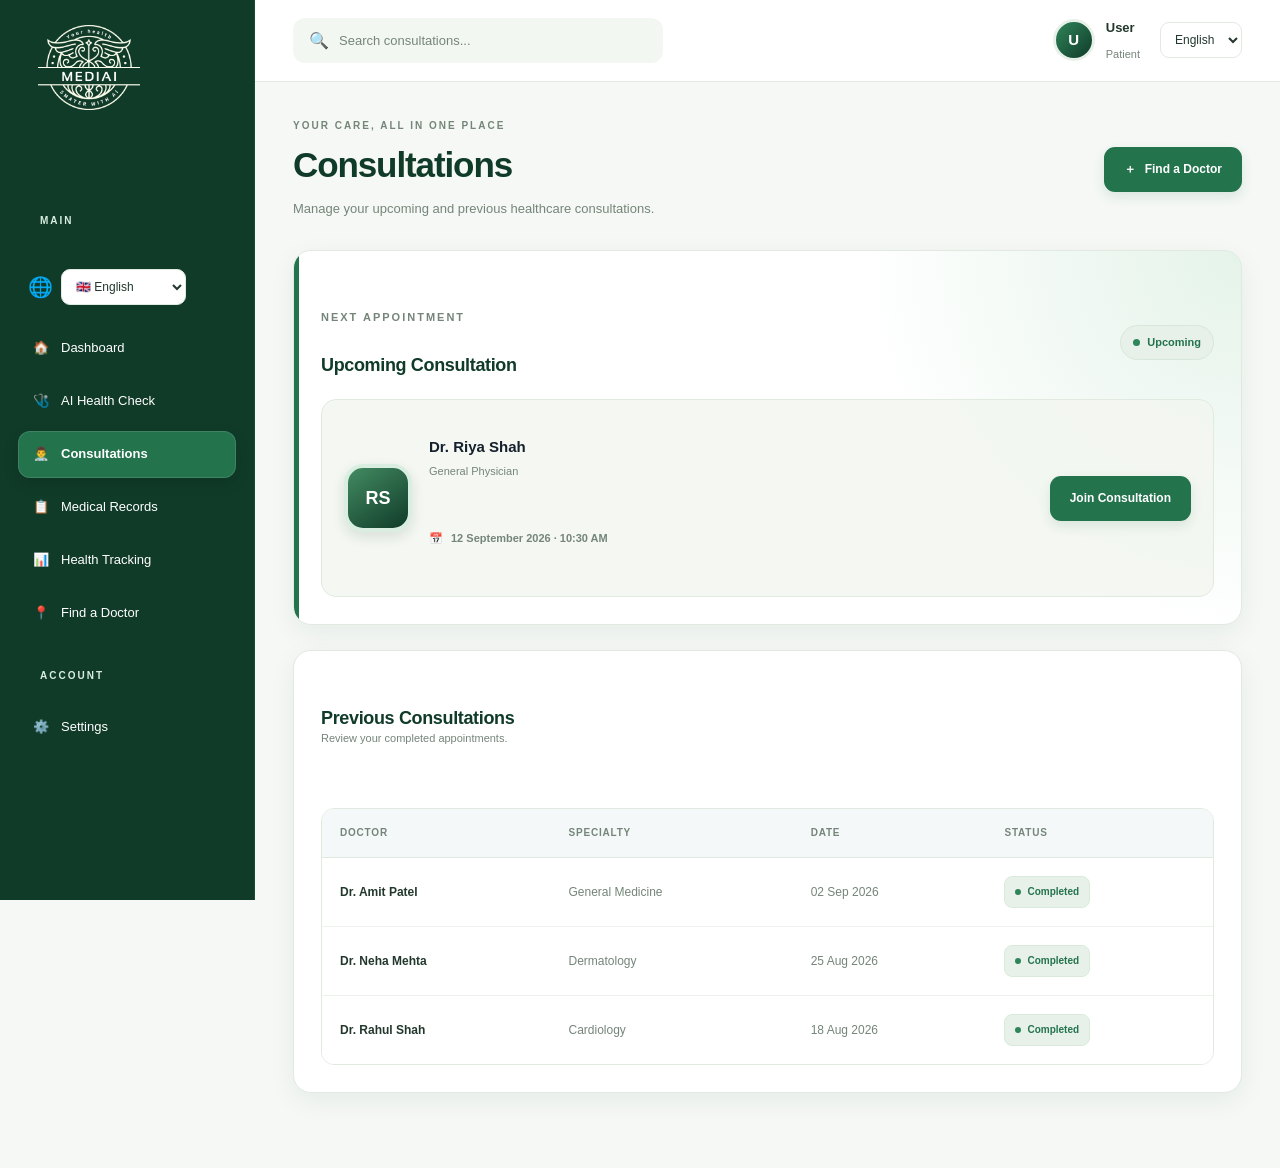
<file: consultations.html>
<!DOCTYPE html>
<html lang="en">
<head>
    <meta charset="UTF-8">
    <meta name="viewport" content="width=device-width, initial-scale=1.0">
    <meta name="theme-color" content="#103b29">

    <title>Medi AI — Consultations</title>

    <link rel="stylesheet" href="css/style.css">

    <style>
        /* =========================
           MEDI AI COLOR PALETTE
        ========================= */
        :root {
            --forest: #103b29;
            --forest-light: #174c35;
            --green: #23734d;
            --green-bright: #2f855a;
            --sage: #e8f1e9;
            --sage-light: #f3f7f1;
            --mint: #d9eee0;
            --text: #23382d;
            --muted: #758579;
            --border: #e1eae0;
            --white: #ffffff;

            --page-bg: #f5f8f5;
            --shadow: 0 8px 28px rgba(16, 59, 41, 0.06);
        }

        * {
            box-sizing: border-box;
        }

        html {
            scroll-behavior: smooth;
        }

        body {
            margin: 0;
            background: var(--page-bg);
            color: var(--text);
            font-family: Inter, -apple-system, BlinkMacSystemFont,
                "Segoe UI", Roboto, Arial, sans-serif;
        }

        button,
        input,
        select {
            font: inherit;
        }

        a {
            color: inherit;
            text-decoration: none;
        }

        button,
        a,
        input,
        select {
            -webkit-tap-highlight-color: transparent;
        }

        .app {
            min-height: 100vh;
        }

        /* =========================
           FOREST GREEN SIDEBAR
        ========================= */

        .sidebar {
            position: fixed;
            inset: 0 auto 0 0;
            z-index: 20;
            display: flex;
            flex-direction: column;
            width: 255px;
            padding: 25px 18px;
            overflow-y: auto;
            color: var(--white);
            background: var(--forest) !important;
            border-right: 1px solid var(--forest-light);
        }

   ```css
/* Logo container */
.brand {
    display: flex;
    align-items: center;
    width: 100%;
    min-height: 105px;
    margin-bottom: 25px;
    padding: 10px 4px;
    border-radius: 14px;
}

/* Logo wrapper */
.brand .logo {
    display: flex;
    align-items: center;
    justify-content: flex-start;
    width: 100%;
}

/* Larger logo */
.brand .logo img {
    display: block;
    width: 100%;
    max-width: 220px;
    height: 85px;
    object-fit: contain;
    object-position: left center;
}

/* Mobile logo sizing */
@media (max-width: 760px) {
    .brand {
        min-height: 75px;
        max-height: none;
        margin-bottom: 10px;
        padding: 5px;
    }

    .brand .logo img {
        width: auto;
        max-width: 190px;
        height: 65px;
    }
}
```

        .brand .logo img {
            display: block;
            width: 100%;
            max-width: 190px;
            max-height: 65px;
            object-fit: contain;
            object-position: left center;
        }

        .nav-title {
            margin: 16px 10px 12px;
            color: var(--mint) !important;
            font-size: 10px;
            font-weight: 800;
            letter-spacing: 2px;
        }

        .nav {
            display: flex;
            flex-direction: column;
            gap: 6px;
        }

        .sidebar .nav a {
            display: flex;
            align-items: center;
            gap: 12px;
            min-height: 47px;
            padding: 12px 14px;
            color: var(--white) !important;
            background: transparent !important;
            border: 1px solid transparent;
            border-radius: 12px;
            font-size: 13px;
            font-weight: 500;
            transition: background 0.2s ease,
                        border-color 0.2s ease,
                        transform 0.2s ease;
        }

        .sidebar .nav a span {
            color: var(--white) !important;
        }

        .sidebar .nav a:hover {
            color: var(--white) !important;
            background: var(--forest-light) !important;
            border-color: rgba(255, 255, 255, 0.08);
            transform: translateX(2px);
        }

        .sidebar .nav a.active {
            color: var(--white) !important;
            background: var(--green) !important;
            border-color: rgba(255, 255, 255, 0.12);
            box-shadow: 0 5px 15px rgba(0, 0, 0, 0.12);
            font-weight: 700;
        }

        .sidebar .nav a:focus-visible {
            outline: 2px solid var(--mint);
            outline-offset: 3px;
        }

        /* =========================
           MAIN CONTENT
        ========================= */

        .main-content {
            min-width: 0;
            min-height: 100vh;
            margin-left: 255px;
        }

        .topbar {
            position: sticky;
            top: 0;
            z-index: 10;
            display: flex;
            align-items: center;
            justify-content: space-between;
            gap: 20px;
            min-height: 82px;
            padding: 16px 38px;
            background: rgba(255, 255, 255, 0.95);
            border-bottom: 1px solid var(--border);
            backdrop-filter: blur(14px);
        }

        .search {
            display: flex;
            align-items: center;
            gap: 10px;
            width: min(370px, 100%);
            padding: 0 15px;
            color: var(--muted);
            background: var(--sage-light);
            border: 1px solid transparent;
            border-radius: 12px;
            transition: border-color 0.2s ease,
                        background 0.2s ease;
        }

        .search:focus-within {
            background: var(--white);
            border-color: var(--green-bright);
        }

        .search input {
            width: 100%;
            min-width: 0;
            height: 43px;
            color: var(--text);
            background: transparent;
            border: none;
            outline: none;
            font-size: 13px;
        }

        .search input::placeholder {
            color: var(--muted);
        }

        .topbar-actions {
            display: flex;
            align-items: center;
            justify-content: flex-end;
            gap: 20px;
        }

        .profile {
            display: flex;
            align-items: center;
            gap: 11px;
        }

        .avatar {
            display: grid;
            place-items: center;
            width: 42px;
            height: 42px;
            flex-shrink: 0;
            color: var(--white);
            background: linear-gradient(
                135deg,
                var(--green-bright),
                var(--forest)
            );
            border: 3px solid var(--sage);
            border-radius: 50%;
            font-size: 15px;
            font-weight: 800;
        }

        .profile-copy {
            display: flex;
            flex-direction: column;
            gap: 4px;
        }

        .profile-copy strong {
            color: var(--text);
            font-size: 13px;
        }

        .profile-copy small {
            color: var(--muted);
            font-size: 11px;
        }

        #languageSelect {
            max-width: 125px;
            padding: 9px 10px;
            color: var(--text);
            background: var(--white);
            border: 1px solid var(--border);
            border-radius: 9px;
            outline-color: var(--green);
            font-size: 12px;
            cursor: pointer;
        }

        .content {
            width: 100%;
            max-width: 1450px;
            margin: 0 auto;
            padding: 36px 38px 50px;
        }

        /* =========================
           PAGE HEADER
        ========================= */

        .page-header {
            display: flex;
            align-items: center;
            justify-content: space-between;
            gap: 24px;
            margin-bottom: 30px;
        }

        .eyebrow {
            margin: 0 0 10px;
            color: var(--green);
            font-size: 10px;
            font-weight: 800;
            letter-spacing: 2px;
        }

        .page-header h1 {
            margin: 0;
            color: var(--forest);
            font-size: clamp(27px, 3vw, 35px);
            font-weight: 800;
            letter-spacing: -1.1px;
            line-height: 1.2;
        }

        .page-description {
            margin: 11px 0 0;
            color: var(--muted);
            font-size: 13px;
            line-height: 1.8;
        }

        /* =========================
           BUTTONS
        ========================= */

        .btn {
            display: inline-flex;
            align-items: center;
            justify-content: center;
            gap: 9px;
            min-height: 44px;
            padding: 12px 19px;
            color: var(--white);
            border: 1px solid transparent;
            border-radius: 11px;
            cursor: pointer;
            font-size: 12px;
            font-weight: 700;
            text-align: center;
            transition: transform 0.2s ease,
                        box-shadow 0.2s ease,
                        background 0.2s ease;
        }

        .btn-primary {
            color: var(--white);
            background: var(--green);
            box-shadow: 0 5px 12px rgba(35, 115, 77, 0.13);
        }

        .btn-primary:hover {
            color: var(--white);
            background: var(--forest-light);
            box-shadow: 0 7px 18px rgba(16, 59, 41, 0.18);
            transform: translateY(-1px);
        }

        .btn:focus-visible {
            outline: 3px solid var(--green-bright);
            outline-offset: 3px;
        }

        /* =========================
           CARDS
        ========================= */

        .card {
            margin-bottom: 25px;
            padding: 27px;
            background: var(--white);
            border: 1px solid var(--border);
            border-radius: 18px;
            box-shadow: var(--shadow);
        }

        .section-heading {
            display: flex;
            align-items: center;
            justify-content: space-between;
            gap: 16px;
            margin-bottom: 23px;
        }

        .section-heading .eyebrow {
            margin-bottom: 8px;
        }

        .section-heading h2 {
            margin: 0;
            color: var(--forest);
            font-size: 18px;
            font-weight: 800;
            letter-spacing: -0.35px;
        }

        .section-description {
            margin: 8px 0 0;
            color: var(--muted);
            font-size: 12px;
            line-height: 1.7;
        }

        /* =========================
           UPCOMING APPOINTMENT
        ========================= */

        .upcoming-card {
            position: relative;
            overflow: hidden;
            background:
                radial-gradient(
                    circle at 100% 0%,
                    rgba(217, 238, 224, 0.7),
                    transparent 38%
                ),
                var(--white);
        }

        .upcoming-card::before {
            position: absolute;
            top: 0;
            left: 0;
            width: 5px;
            height: 100%;
            background: var(--green);
            content: "";
        }

        .status-pill {
            display: inline-flex;
            align-items: center;
            gap: 7px;
            padding: 8px 12px;
            color: var(--green);
            background: var(--sage);
            border: 1px solid #d6e8d9;
            border-radius: 30px;
            font-size: 11px;
            font-weight: 800;
            white-space: nowrap;
        }

        .status-pill::before {
            width: 7px;
            height: 7px;
            background: var(--green-bright);
            border-radius: 50%;
            content: "";
        }

        .doctor {
            display: flex;
            align-items: center;
            justify-content: space-between;
            gap: 22px;
            padding: 22px;
            background: rgba(243, 247, 241, 0.9);
            border: 1px solid var(--border);
            border-radius: 15px;
        }

        .doc-info {
            display: flex;
            align-items: center;
            gap: 17px;
            min-width: 0;
        }

        .doc-avatar {
            display: grid;
            place-items: center;
            width: 68px;
            height: 68px;
            flex-shrink: 0;
            color: var(--white);
            background: linear-gradient(
                145deg,
                #438b62,
                var(--forest)
            );
            border: 4px solid var(--mint);
            border-radius: 19px;
            box-shadow: 0 5px 13px rgba(16, 59, 41, 0.12);
            font-size: 18px;
            font-weight: 800;
        }

        .doc-name {
            margin: 0 0 6px;
            color: var(--forest);
            font-size: 17px;
            font-weight: 800;
        }

        .doc-meta {
            margin: 0 0 13px;
            color: var(--muted);
            font-size: 12px;
        }

        .appointment-time {
            display: flex;
            flex-wrap: wrap;
            align-items: center;
            gap: 8px;
            margin: 0;
            color: var(--green);
            font-size: 12px;
            font-weight: 700;
            line-height: 1.6;
        }

        /* =========================
           CONSULTATION HISTORY
        ========================= */

        .table-container {
            width: 100%;
            overflow-x: auto;
            border: 1px solid var(--border);
            border-radius: 13px;
        }

        table {
            width: 100%;
            border-collapse: collapse;
            text-align: left;
        }

        thead {
            background: var(--sage-light);
        }

        th {
            padding: 16px 18px;
            color: var(--muted);
            border-bottom: 1px solid var(--border);
            font-size: 10px;
            font-weight: 800;
            letter-spacing: 0.8px;
            text-transform: uppercase;
            white-space: nowrap;
        }

        td {
            padding: 18px;
            color: var(--muted);
            border-bottom: 1px solid #edf2ed;
            font-size: 12px;
            white-space: nowrap;
        }

        tbody tr {
            background: var(--white);
            transition: background 0.2s ease;
        }

        tbody tr:hover {
            background: var(--sage-light);
        }

        tbody tr:last-child td {
            border-bottom: none;
        }

        td strong {
            color: var(--text);
            font-size: 12px;
            font-weight: 700;
        }

        .table-status {
            display: inline-flex;
            align-items: center;
            gap: 6px;
            padding: 7px 10px;
            color: var(--green);
            background: var(--sage);
            border: 1px solid #d9eadc;
            border-radius: 8px;
            font-size: 10px;
            font-weight: 800;
        }

        .table-status::before {
            width: 6px;
            height: 6px;
            background: var(--green-bright);
            border-radius: 50%;
            content: "";
        }

        /* Accessible text for screen readers */
        .sr-only {
            position: absolute;
            width: 1px;
            height: 1px;
            padding: 0;
            overflow: hidden;
            clip: rect(0, 0, 0, 0);
            white-space: nowrap;
            border: 0;
        }

        /* =========================
           RESPONSIVE DESIGN
        ========================= */

        @media (max-width: 1100px) {
            .sidebar {
                width: 220px;
                padding-right: 14px;
                padding-left: 14px;
            }

            .main-content {
                margin-left: 220px;
            }

            .topbar {
                padding-right: 25px;
                padding-left: 25px;
            }

            .content {
                padding: 30px 25px 40px;
            }

            .card {
                padding: 22px;
            }

            .doctor {
                padding: 17px;
            }
        }

        @media (max-width: 760px) {
            .sidebar {
                position: relative;
                inset: auto;
                width: 100%;
                max-height: none;
                padding: 12px 16px 15px;
                overflow: visible;
                border-right: none;
                border-bottom: 1px solid var(--forest-light);
            }

            .brand {
                min-height: 48px;
                max-height: 55px;
                margin-bottom: 10px;
                padding: 4px 7px;
            }

            .brand .logo img {
                width: auto;
                max-width: 155px;
                max-height: 45px;
            }

            .nav-title {
                margin: 10px 5px 8px;
                font-size: 9px;
            }

            .nav {
                flex-direction: row;
                flex-wrap: wrap;
                gap: 6px;
            }

            .sidebar .nav a {
                min-height: 38px;
                padding: 9px 11px;
                border-radius: 9px;
                font-size: 11px;
            }

            .sidebar .nav a:hover {
                transform: none;
            }

            .main-content {
                margin-left: 0;
            }

            .topbar {
                position: relative;
                align-items: stretch;
                flex-direction: column;
                gap: 13px;
                padding: 16px 20px;
            }

            .search {
                width: 100%;
            }

            .topbar-actions {
                justify-content: space-between;
                gap: 12px;
            }

            .content {
                padding: 25px 18px 35px;
            }

            .page-header {
                align-items: flex-start;
                flex-direction: column;
                gap: 18px;
            }

            .page-header .btn {
                width: 100%;
            }

            .card {
                padding: 20px 16px;
                border-radius: 15px;
            }

            .doctor {
                align-items: stretch;
                flex-direction: column;
                gap: 20px;
                padding: 15px;
            }

            .doc-avatar {
                width: 58px;
                height: 58px;
                border-radius: 15px;
            }

            .doctor .btn {
                width: 100%;
            }

            th,
            td {
                padding: 14px 13px;
            }
        }

        @media (max-width: 420px) {
            .profile-copy {
                display: none;
            }

            #languageSelect {
                max-width: 115px;
            }

            .page-header h1 {
                font-size: 28px;
            }

            .section-heading h2 {
                font-size: 16px;
            }

            .status-pill {
                padding: 7px 9px;
                font-size: 10px;
            }

            .doc-name {
                font-size: 15px;
            }

            .appointment-time {
                font-size: 11px;
            }
        }

        @media (prefers-reduced-motion: reduce) {
            *,
            *::before,
            *::after {
                scroll-behavior: auto !important;
                transition-duration: 0.01ms !important;
            }
        }
    </style>
</head>

<body>
<div class="app">

    <!-- SIDEBAR -->
    <aside class="sidebar">

        <a class="brand" href="welcome.html" aria-label="Medi AI home">
                      <div class="logo">
                 
    <img src="download.png" alt="Medi AI logo" width="500" height="500">
    <span></span>
</div>
        </a>

        <p class="nav-title" data-i18n="main">MAIN</p>

        <nav class="nav" aria-label="Main navigation">

            <a href="index.html">
                🏠 <span data-i18n="dashboard">Dashboard</span>
            </a>

            <a href="ai-health-check.html">
                🩺 <span data-i18n="aiHealthCheck">AI Health Check</span>
            </a>

            <a href="consultations.html"
               class="active"
               aria-current="page">
                👨‍⚕️ <span data-i18n="consultations">Consultations</span>
            </a>

            <a href="medical-records.html">
                📋 <span data-i18n="medicalRecords">Medical Records</span>
            </a>

            <a href="health-tracking.html">
                📊 <span data-i18n="healthTracking">Health Tracking</span>
            </a>

            <a href="find-doctor.html">
                📍 <span data-i18n="findDoctor">Find a Doctor</span>
            </a>

        </nav>

        <p class="nav-title" data-i18n="account">ACCOUNT</p>

        <nav class="nav" aria-label="Account navigation">
            <a href="settings.html">
                ⚙️ <span data-i18n="settings">Settings</span>
            </a>
        </nav>

    </aside>

    <!-- MAIN CONTENT -->
    <main class="main-content">

        <!-- TOPBAR -->
        <header class="topbar">

            <label class="search" for="consultationSearch">
                <span aria-hidden="true">🔍</span>

                <input
                    id="consultationSearch"
                    type="search"
                    data-i18n-placeholder="searchConsultationsPlaceholder"
                    placeholder="Search consultations..."
                >
            </label>

            <div class="topbar-actions">

                <div class="profile">
                    <div class="avatar" aria-hidden="true">U</div>

                    <div class="profile-copy">
                        <strong data-i18n="user">User</strong>
                        <small data-i18n="patient">Patient</small>
                    </div>
                </div>

                <label class="sr-only" for="languageSelect">
                    Select language
                </label>

                <select id="languageSelect" aria-label="Select language">
                    <option value="en">English</option>
                    <option value="hi">हिन्दी</option>
                    <option value="gu">ગુજરાતી</option>
                </select>

            </div>
        </header>

        <!-- PAGE CONTENT -->
        <section class="content">

            <!-- PAGE HEADER -->
            <div class="page-header">

                <div>
                    <p class="eyebrow">YOUR CARE, ALL IN ONE PLACE</p>

                    <h1 data-i18n="consultations">
                        Consultations
                    </h1>

                    <p
                        class="page-description"
                        data-i18n="consultationsDescription"
                    >
                        Manage your upcoming and previous healthcare
                        consultations.
                    </p>
                </div>

                <a href="find-doctor.html" class="btn btn-primary">
                    <span aria-hidden="true">＋</span>
                    <span data-i18n="findDoctor">Find a Doctor</span>
                </a>

            </div>

            <!-- UPCOMING APPOINTMENT -->
            <section
                class="card upcoming-card"
                aria-labelledby="upcomingHeading"
            >

                <div class="section-heading">
                    <div>
                        <p class="eyebrow">NEXT APPOINTMENT</p>

                        <h2
                            id="upcomingHeading"
                            data-i18n="upcomingConsultation"
                        >
                            Upcoming Consultation
                        </h2>
                    </div>

                    <span class="status-pill">Upcoming</span>
                </div>

                <div class="doctor">

                    <div class="doc-info">

                        <div class="doc-avatar" aria-hidden="true">
                            RS
                        </div>

                        <div>
                            <h3 class="doc-name">Dr. Riya Shah</h3>

                            <p
                                class="doc-meta"
                                data-i18n="generalPhysician"
                            >
                                General Physician
                            </p>

                            <p class="appointment-time">
                                <span aria-hidden="true">📅</span>

                                <span data-i18n="upcomingConsultationDate">
                                    12 September 2026 · 10:30 AM
                                </span>
                            </p>
                        </div>

                    </div>

                    <button
                        type="button"
                        class="btn btn-primary"
                        data-consult-doctor="Dr. Riya Shah"
                        data-i18n="joinConsultation"
                    >
                        Join Consultation
                    </button>

                </div>
            </section>

            <!-- PREVIOUS CONSULTATIONS -->
            <section class="card" aria-labelledby="previousHeading">

                <div class="section-heading">
                    <div>
                        <h2
                            id="previousHeading"
                            data-i18n="previousConsultations"
                        >
                            Previous Consultations
                        </h2>

                        <p class="section-description">
                            Review your completed appointments.
                        </p>
                    </div>
                </div>

                <div class="table-container">

                    <table>
                        <caption class="sr-only">
                            Your previous consultations
                        </caption>

                        <thead>
                            <tr>
                                <th scope="col" data-i18n="doctor">
                                    Doctor
                                </th>

                                <th scope="col" data-i18n="specialty">
                                    Specialty
                                </th>

                                <th scope="col" data-i18n="date">
                                    Date
                                </th>

                                <th scope="col" data-i18n="status">
                                    Status
                                </th>
                            </tr>
                        </thead>

                        <tbody>

                            <tr>
                                <td><strong>Dr. Amit Patel</strong></td>

                                <td data-i18n="generalMedicine">
                                    General Medicine
                                </td>

                                <td>02 Sep 2026</td>

                                <td>
                                    <span
                                        class="table-status"
                                        data-i18n="completed"
                                    >
                                        Completed
                                    </span>
                                </td>
                            </tr>

                            <tr>
                                <td><strong>Dr. Neha Mehta</strong></td>

                                <td data-i18n="dermatology">
                                    Dermatology
                                </td>

                                <td>25 Aug 2026</td>

                                <td>
                                    <span
                                        class="table-status"
                                        data-i18n="completed"
                                    >
                                        Completed
                                    </span>
                                </td>
                            </tr>

                            <tr>
                                <td><strong>Dr. Rahul Shah</strong></td>

                                <td data-i18n="cardiology">
                                    Cardiology
                                </td>

                                <td>18 Aug 2026</td>

                                <td>
                                    <span
                                        class="table-status"
                                        data-i18n="completed"
                                    >
                                        Completed
                                    </span>
                                </td>
                            </tr>

                        </tbody>
                    </table>

                </div>
            </section>

        </section>
    </main>
</div>

<!-- Existing Medi AI JavaScript -->
<script src="js/app.js" defer></script>
<script src="js/i18n.js" defer></script>

</body>
</html>
</file>
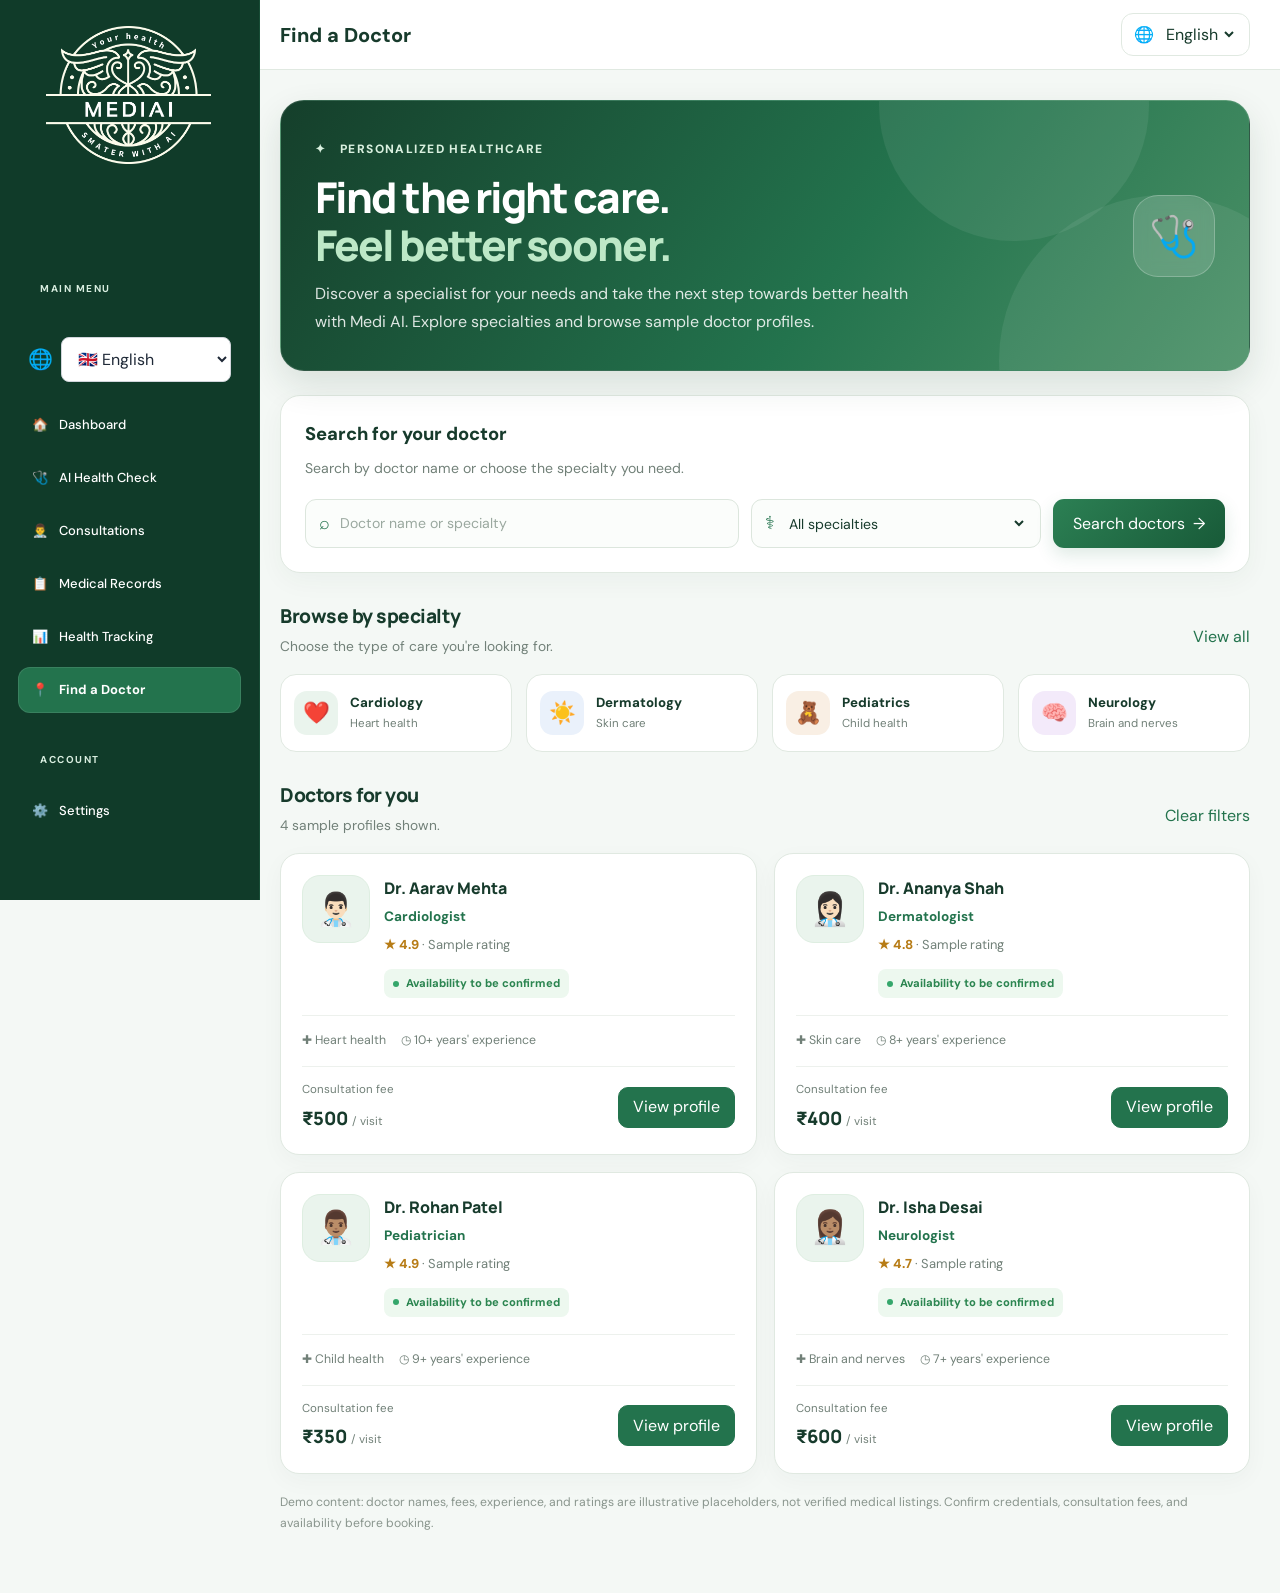
<file: find-doctor.html>
<!DOCTYPE html>
<html lang="en">
<head>
    <meta charset="UTF-8">
    <meta name="viewport" content="width=device-width, initial-scale=1.0">
    <meta name="theme-color" content="#103b29">

    <title>Medi AI — Find a Doctor</title>

    <link rel="stylesheet" href="css/style.css">

    <link rel="preconnect" href="https://fonts.googleapis.com">
    <link rel="preconnect" href="https://fonts.gstatic.com" crossorigin>
    <link href="https://fonts.googleapis.com/css2?family=DM+Sans:wght@400;500;600;700&family=Manrope:wght@400;500;600;700;800&display=swap" rel="stylesheet">

    <style>
        :root {
            --doctor-ink: #173b2c;
            --doctor-muted: #718078;
            --doctor-green: #23734d;
            --doctor-green-dark: #164d34;
            --doctor-mint: #eaf4ed;
            --doctor-border: #e0e9e1;
            --doctor-bg: #f4f8f5;
            --doctor-white: #ffffff;
            --doctor-forest: #103b29;
            --doctor-forest-light: #174c35;
            --doctor-shadow: 0 8px 26px rgba(23, 59, 44, 0.045);
        }

        * {
            box-sizing: border-box;
        }

        html {
            scroll-behavior: smooth;
        }

        body.doctor-page {
            margin: 0;
            background: var(--doctor-bg);
            color: var(--doctor-ink);
            font-family: "DM Sans", sans-serif;
        }

        .doctor-page button,
        .doctor-page input,
        .doctor-page select {
            font: inherit;
        }

        .doctor-page button {
            cursor: pointer;
        }

        .doctor-page a {
            text-decoration: none;
        }

        /* Shared page layout from the Medi AI pages */
        .doctor-page .app {
            display: flex;
            align-items: stretch;
            min-height: 100vh;
        }

        .doctor-page .app > main {
            flex: 1 1 auto;
            min-width: 0;
        }

        .doctor-page .content {
            width: 100%;
            max-width: 1200px;
            margin: 0 auto;
            padding: 30px;
        }

        /* SIDEBAR — match the AI Health Check page */
        .doctor-page .app > .sidebar {
            flex: 0 0 260px;
            width: 260px;
            min-width: 260px;
            min-height: 100vh;
            margin: 0;
            padding: 26px 18px;
            overflow-y: auto;
            background: #103b29 !important;
            color: #ffffff !important;
            border-right: 1px solid #174c35;
        }

        .doctor-page .sidebar .logo {
            display: flex;
            align-items: center;
            min-height: 54px;
            margin: 0 8px 30px;
        }

        .doctor-page .sidebar .brand {
            display: block;
            width: 100%;
        }

        .doctor-page .sidebar .logo img {
            display: block;
            width: 165px;
            max-width: 100%;
            height: auto;
            object-fit: contain;
        }

        .doctor-page .sidebar .nav-title {
            margin: 0 10px 12px;
            color: #d9eee0 !important;
            font-size: 10px;
            font-weight: 700;
            letter-spacing: 1.5px;
            text-transform: uppercase;
        }

        .doctor-page .sidebar .nav {
            display: flex;
            flex-direction: column;
            gap: 7px;
            margin: 0 0 24px;
            padding: 0;
        }

        .doctor-page .sidebar .nav a {
            display: flex;
            align-items: center;
            gap: 11px;
            width: 100%;
            min-height: 46px;
            padding: 12px 13px;
            border: 1px solid transparent;
            border-radius: 12px;
            color: #ffffff !important;
            background: transparent !important;
            font-size: 13px;
            font-weight: 500;
            line-height: 1.4;
            transition: background .2s ease, color .2s ease;
        }

        .doctor-page .sidebar .nav a:hover {
            color: #ffffff !important;
            background: #174c35 !important;
        }

        .doctor-page .sidebar .nav a.active {
            color: #ffffff !important;
            background: #23734d !important;
            border-color: rgba(255, 255, 255, .1);
            font-weight: 700;
        }

        .doctor-page .sidebar .nav a span {
            color: inherit !important;
        }

        /* HEADER — same white header style as AI Health Check */
        .doctor-page main > header {
            display: flex;
            align-items: center;
            justify-content: space-between;
            gap: 18px;
            padding: 18px 30px;
            border-bottom: 1px solid var(--doctor-border);
            background: rgba(255, 255, 255, .94);
        }

        .doctor-page main > header h3 {
            margin: 0;
            color: var(--doctor-ink);
            font-size: 1.25rem;
            font-weight: 800;
        }

        .doctor-page .language-selector {
            display: flex;
            align-items: center;
            gap: 8px;
            padding: 8px 12px;
            border: 1px solid var(--doctor-border);
            border-radius: 12px;
            background: #ffffff;
        }

        .doctor-page .language-selector select {
            border: 0;
            outline: none;
            color: var(--doctor-ink);
            background: transparent;
            font: inherit;
            cursor: pointer;
        }

        /* HERO */
        .doctor-hero {
            position: relative;
            display: flex;
            align-items: center;
            justify-content: space-between;
            gap: 24px;
            overflow: hidden;
            margin-bottom: 24px;
            padding: 34px;
            border: 1px solid rgba(255, 255, 255, .12);
            border-radius: 24px;
            color: #ffffff;
            background: linear-gradient(125deg, #153f2b 0%, #23734d 58%, #4b9167 100%);
            box-shadow: 0 14px 35px rgba(23, 59, 44, .12);
        }

        .doctor-hero::before,
        .doctor-hero::after {
            position: absolute;
            border-radius: 50%;
            background: rgba(255, 255, 255, .07);
            content: "";
            pointer-events: none;
        }

        .doctor-hero::before {
            top: -130px;
            right: 100px;
            width: 270px;
            height: 270px;
        }

        .doctor-hero::after {
            right: -80px;
            bottom: -155px;
            width: 330px;
            height: 330px;
        }

        .doctor-hero > * {
            position: relative;
            z-index: 1;
        }

        .hero-copy {
            max-width: 680px;
        }

        .hero-eyebrow {
            display: inline-flex;
            align-items: center;
            gap: 8px;
            color: #d9f0df;
            font-size: .75rem;
            font-weight: 800;
            letter-spacing: .12em;
        }

        .doctor-hero h1 {
            margin: 12px 0 10px;
            font-family: "Manrope", sans-serif;
            font-size: clamp(1.8rem, 4vw, 2.65rem);
            font-weight: 800;
            letter-spacing: -.045em;
            line-height: 1.15;
        }

        .doctor-hero h1 span {
            color: #bde8c7;
        }

        .doctor-hero p {
            max-width: 600px;
            margin: 0;
            color: rgba(255, 255, 255, .86);
            line-height: 1.75;
        }

        .hero-icon {
            display: grid;
            flex: 0 0 82px;
            width: 82px;
            height: 82px;
            place-items: center;
            border: 1px solid rgba(255, 255, 255, .23);
            border-radius: 25px;
            background: rgba(255, 255, 255, .13);
            font-size: 2.5rem;
            backdrop-filter: blur(8px);
        }

        /* SEARCH CARD */
        .search-card {
            margin-bottom: 28px;
            padding: 24px;
            border: 1px solid var(--doctor-border);
            border-radius: 20px;
            background: var(--doctor-white);
            box-shadow: var(--doctor-shadow);
        }

        .section-title {
            margin: 0;
            color: var(--doctor-ink);
            font-size: 1.15rem;
            font-weight: 800;
        }

        .section-description {
            margin: 7px 0 20px;
            color: var(--doctor-muted);
            font-size: .88rem;
            line-height: 1.6;
        }

        .search-form {
            display: grid;
            grid-template-columns: minmax(0, 1.5fr) minmax(180px, 1fr) auto;
            gap: 12px;
        }

        .search-field {
            display: flex;
            align-items: center;
            gap: 10px;
            min-width: 0;
            min-height: 49px;
            padding: 0 13px;
            border: 1px solid #dce6dd;
            border-radius: 11px;
            background: #fbfdfb;
            transition: border-color .2s, box-shadow .2s;
        }

        .search-field:focus-within {
            border-color: #6c9c79;
            box-shadow: 0 0 0 3px rgba(35, 115, 77, .1);
        }

        .search-field .field-icon {
            flex: 0 0 auto;
            color: var(--doctor-green);
            font-size: 1.15rem;
        }

        .search-field input,
        .search-field select {
            width: 100%;
            min-width: 0;
            min-height: 45px;
            border: 0;
            outline: none;
            background: transparent;
            color: var(--doctor-ink);
            font-size: .88rem;
        }

        .search-field input::placeholder {
            color: #9aa89f;
        }

        .primary-button {
            display: inline-flex;
            align-items: center;
            justify-content: center;
            gap: 8px;
            min-height: 49px;
            padding: 0 20px;
            border: 0;
            border-radius: 11px;
            background: linear-gradient(135deg, #2c8054, #185a38);
            color: #ffffff;
            font-size: .88rem;
            font-weight: 750;
            box-shadow: 0 7px 17px rgba(35, 115, 77, .15);
            transition: transform .2s, box-shadow .2s;
        }

        .primary-button:hover {
            transform: translateY(-1px);
            box-shadow: 0 10px 22px rgba(35, 115, 77, .22);
        }

        /* SECTION HEADINGS */
        .page-section {
            margin-bottom: 30px;
        }

        .section-heading {
            display: flex;
            align-items: end;
            justify-content: space-between;
            gap: 15px;
            margin-bottom: 17px;
        }

        .section-heading h2 {
            margin: 0;
            color: var(--doctor-ink);
            font-family: "Manrope", sans-serif;
            font-size: 1.2rem;
            font-weight: 800;
            letter-spacing: -.025em;
        }

        .section-heading p {
            margin: 6px 0 0;
            color: var(--doctor-muted);
            font-size: .86rem;
            line-height: 1.6;
        }

        .text-button {
            flex: 0 0 auto;
            padding: 8px 0 8px 8px;
            border: 0;
            background: transparent;
            color: var(--doctor-green);
            font-size: .84rem;
            font-weight: 750;
        }

        .text-button:hover {
            color: var(--doctor-green-dark);
            text-decoration: underline;
        }

        /* SPECIALTY CARDS */
        .specialty-grid {
            display: grid;
            grid-template-columns: repeat(4, minmax(0, 1fr));
            gap: 14px;
        }

        .specialty-card {
            display: flex;
            align-items: center;
            gap: 12px;
            min-width: 0;
            padding: 16px 13px;
            border: 1px solid var(--doctor-border);
            border-radius: 16px;
            background: #ffffff;
            text-align: left;
            transition: transform .2s, border-color .2s, box-shadow .2s;
        }

        .specialty-card:hover,
        .specialty-card.selected {
            transform: translateY(-2px);
            border-color: #8ab59a;
            box-shadow: 0 8px 22px rgba(23, 59, 44, .07);
        }

        .specialty-card.selected {
            background: #f2f8f2;
        }

        .specialty-icon {
            display: grid;
            flex: 0 0 44px;
            width: 44px;
            height: 44px;
            place-items: center;
            border-radius: 13px;
            background: #eaf4ed;
            font-size: 1.35rem;
        }

        .specialty-card:nth-child(2) .specialty-icon {
            background: #eaf1fb;
        }

        .specialty-card:nth-child(3) .specialty-icon {
            background: #f9efe4;
        }

        .specialty-card:nth-child(4) .specialty-icon {
            background: #f3eafa;
        }

        .specialty-info {
            min-width: 0;
        }

        .specialty-name {
            display: block;
            color: var(--doctor-ink);
            font-size: .83rem;
            font-weight: 800;
            line-height: 1.4;
        }

        .specialty-description {
            display: block;
            margin-top: 4px;
            color: var(--doctor-muted);
            font-size: .72rem;
            line-height: 1.4;
        }

        /* DOCTOR CARDS */
        .doctor-grid {
            display: grid;
            grid-template-columns: repeat(2, minmax(0, 1fr));
            gap: 17px;
        }

        .doctor-card {
            min-width: 0;
            padding: 21px;
            border: 1px solid var(--doctor-border);
            border-radius: 19px;
            background: #ffffff;
            box-shadow: 0 7px 23px rgba(23, 59, 44, .035);
            transition: transform .2s, box-shadow .2s;
        }

        .doctor-card:hover {
            transform: translateY(-3px);
            box-shadow: 0 12px 30px rgba(23, 59, 44, .08);
        }

        .doctor-card[hidden] {
            display: none !important;
        }

        .doctor-top {
            display: flex;
            align-items: flex-start;
            gap: 14px;
        }

        .doctor-avatar {
            display: grid;
            flex: 0 0 68px;
            width: 68px;
            height: 68px;
            place-items: center;
            border: 1px solid #deeee1;
            border-radius: 18px;
            background: #eaf4ed;
            font-size: 2rem;
        }

        .doctor-info {
            flex: 1;
            min-width: 0;
        }

        .doctor-info h3 {
            margin: 2px 0 6px;
            color: var(--doctor-ink);
            font-family: "Manrope", sans-serif;
            font-size: 1rem;
            font-weight: 800;
            line-height: 1.45;
        }

        .doctor-specialty {
            margin: 0 0 7px;
            color: var(--doctor-green);
            font-size: .85rem;
            font-weight: 700;
        }

        .doctor-rating {
            color: #b77c16;
            font-size: .81rem;
            font-weight: 800;
        }

        .doctor-rating span {
            color: var(--doctor-muted);
            font-weight: 400;
        }

        .availability {
            display: inline-flex;
            align-items: center;
            gap: 7px;
            margin-top: 13px;
            padding: 7px 9px;
            border-radius: 8px;
            background: #edf8ef;
            color: #2b8550;
            font-size: .7rem;
            font-weight: 750;
            line-height: 1.4;
        }

        .availability::before {
            flex: 0 0 6px;
            width: 6px;
            height: 6px;
            border-radius: 50%;
            background: #35a66b;
            content: "";
        }

        .doctor-details {
            display: flex;
            flex-wrap: wrap;
            gap: 10px 15px;
            padding: 15px 0;
            margin-top: 17px;
            border-top: 1px solid #edf1ed;
            color: var(--doctor-muted);
            font-size: .77rem;
        }

        .doctor-details span {
            display: inline-flex;
            align-items: center;
            gap: 6px;
        }

        .doctor-footer {
            display: flex;
            align-items: center;
            justify-content: space-between;
            gap: 12px;
            padding-top: 14px;
            border-top: 1px solid #edf1ed;
        }

        .fee-label {
            display: block;
            margin-bottom: 4px;
            color: var(--doctor-muted);
            font-size: .72rem;
        }

        .fee {
            color: var(--doctor-ink);
            font-family: "Manrope", sans-serif;
            font-size: 1.15rem;
            font-weight: 800;
        }

        .fee small {
            color: var(--doctor-muted);
            font-family: "DM Sans", sans-serif;
            font-size: .72rem;
            font-weight: 400;
        }

        .book-button {
            min-height: 41px;
            padding: 0 14px;
            border: 1px solid var(--doctor-green);
            border-radius: 10px;
            background: var(--doctor-green);
            color: #ffffff;
            font-size: .78rem;
            font-weight: 750;
            transition: background .2s, transform .2s;
        }

        .book-button:hover {
            transform: translateY(-1px);
            background: var(--doctor-green-dark);
        }

        .empty-state {
            display: none;
            padding: 35px 20px;
            border: 1px dashed #cbd9cd;
            border-radius: 16px;
            background: #ffffff;
            color: var(--doctor-muted);
            text-align: center;
            font-size: .9rem;
            line-height: 1.7;
        }

        .demo-note {
            margin: 18px 0 0;
            color: #89958d;
            font-size: .76rem;
            line-height: 1.7;
        }

        .doctor-page :focus-visible {
            outline: 3px solid #76a988;
            outline-offset: 3px;
        }

        /* TABLET */
        @media (max-width: 1100px) {
            .doctor-page .app > .sidebar {
                flex-basis: 235px;
                width: 235px;
                min-width: 235px;
            }

            .doctor-page .content {
                padding: 24px;
            }

            .search-form {
                grid-template-columns: minmax(0, 1fr) minmax(0, 1fr);
            }

            .search-button {
                grid-column: 1 / -1;
            }

            .specialty-grid {
                grid-template-columns: repeat(2, minmax(0, 1fr));
            }
        }

        @media (max-width: 850px) {
            .doctor-grid {
                grid-template-columns: minmax(0, 1fr);
            }
        }

        /* MOBILE */
        @media (max-width: 650px) {
            .doctor-page .app {
                display: flex;
                flex-direction: column;
            }

            .doctor-page .app > .sidebar {
                position: relative;
                flex: 0 0 auto;
                width: 100%;
                min-width: 0;
                min-height: auto;
                padding: 16px;
                border-right: 0;
                border-radius: 0 0 18px 18px;
                background: #103b29 !important;
            }

            .doctor-page .sidebar .logo {
                min-height: 42px;
                margin: 0 4px 17px;
            }

            .doctor-page .sidebar .logo img {
                width: 145px;
            }

            .doctor-page .sidebar .nav {
                display: flex;
                flex-direction: row;
                flex-wrap: wrap;
                gap: 7px;
                margin-bottom: 16px;
            }

            .doctor-page .sidebar .nav a {
                width: auto;
                min-height: 40px;
                padding: 9px 11px;
                font-size: .75rem;
            }

            .doctor-page .sidebar .nav-title {
                margin: 0 6px 10px;
            }

            .doctor-page main > header {
                padding: 15px 17px;
            }

            .doctor-page main > header h3 {
                font-size: 1.05rem;
            }

            .doctor-page .content {
                padding: 19px 14px;
            }

            .doctor-hero {
                gap: 12px;
                padding: 24px 20px;
                border-radius: 19px;
            }

            .doctor-hero h1 {
                font-size: 1.85rem;
            }

            .doctor-hero p {
                font-size: .9rem;
            }

            .hero-icon {
                flex-basis: 54px;
                width: 54px;
                height: 54px;
                border-radius: 17px;
                font-size: 1.7rem;
            }

            .search-card {
                padding: 19px;
                border-radius: 17px;
            }

            .search-form {
                grid-template-columns: minmax(0, 1fr);
            }

            .search-button {
                grid-column: auto;
                width: 100%;
            }

            .specialty-grid {
                gap: 10px;
            }

            .specialty-card {
                gap: 8px;
                padding: 12px 9px;
            }

            .specialty-icon {
                flex-basis: 36px;
                width: 36px;
                height: 36px;
                font-size: 1.1rem;
            }

            .specialty-name {
                font-size: .76rem;
            }

            .specialty-description {
                font-size: .67rem;
            }

            .section-heading h2 {
                font-size: 1.08rem;
            }

            .section-heading p {
                font-size: .8rem;
            }

            .doctor-card {
                padding: 17px;
                border-radius: 16px;
            }

            .doctor-avatar {
                flex-basis: 56px;
                width: 56px;
                height: 56px;
                font-size: 1.6rem;
            }

            .doctor-info h3 {
                font-size: .94rem;
            }
        }

        @media (max-width: 400px) {
            .doctor-hero {
                padding: 20px 16px;
            }

            .doctor-hero h1 {
                font-size: 1.55rem;
            }

            .hero-icon {
                flex-basis: 44px;
                width: 44px;
                height: 44px;
                font-size: 1.35rem;
            }

            .section-heading {
                align-items: flex-start;
            }

            .specialty-grid {
                grid-template-columns: minmax(0, 1fr);
            }

            .specialty-card {
                padding: 12px;
            }

            .doctor-footer {
                align-items: flex-start;
            }

            .book-button {
                padding: 0 11px;
                font-size: .73rem;
            }
        }

        @media (prefers-reduced-motion: reduce) {
            *,
            *::before,
            *::after {
                scroll-behavior: auto !important;
                animation-duration: .01ms !important;
                transition-duration: .01ms !important;
            }
        }
    </style>
</head>

<body class="doctor-page">
<div class="app">

    <!-- SAME SIDEBAR AND MENU AS AI HEALTH CHECK -->
    <aside class="sidebar" aria-label="Sidebar">
        <a class="brand" href="welcome.html" aria-label="Medi AI home">
            <div class="logo">
                 <img src="download.png" alt="Medi AI logo" width="165">
            </div>
        </a>

        <p class="nav-title" data-i18n="main">MAIN MENU</p>

        <nav class="nav" aria-label="Main navigation">
            <a href="index.html">
                🏠 <span data-i18n="dashboard">Dashboard</span>
            </a>

            <a href="ai-health-check.html">
                🩺 <span data-i18n="aiHealthCheck">AI Health Check</span>
            </a>

            <a href="consultations.html">
                👨‍⚕️ <span data-i18n="consultations">Consultations</span>
            </a>

            <a href="medical-records.html">
                📋 <span data-i18n="medicalRecords">Medical Records</span>
            </a>

            <a href="health-tracking.html">
                📊 <span data-i18n="healthTracking">Health Tracking</span>
            </a>

            <a href="find-doctor.html" class="active" aria-current="page">
                📍 <span data-i18n="findDoctor">Find a Doctor</span>
            </a>
        </nav>

        <p class="nav-title" data-i18n="account">ACCOUNT</p>

        <nav class="nav" aria-label="Account navigation">
            <a href="settings.html">
                ⚙️ <span data-i18n="settings">Settings</span>
            </a>
        </nav>
    </aside>

    <!-- RIGHT MAIN PAGE -->
    <main>
        <header>
            <div>
                <h3 data-i18n="findDoctor">Find a Doctor</h3>
            </div>

            <div class="language-selector">
                <span aria-hidden="true">🌐</span>
                <select id="languageSelect" aria-label="Select language">
                    <option value="en">English</option>
                    <option value="hi">हिन्दी</option>
                    <option value="gu">ગુજરાતી</option>
                </select>
            </div>
        </header>

        <section class="content">
            <!-- HERO -->
            <section class="doctor-hero">
                <div class="hero-copy">
                    <span class="hero-eyebrow">✦ &nbsp; PERSONALIZED HEALTHCARE</span>
                    <h1>Find the right care.<br><span>Feel better sooner.</span></h1>
                    <p>
                        Discover a specialist for your needs and take the next step
                        towards better health with Medi AI. Explore specialties and
                        browse sample doctor profiles.
                    </p>
                </div>
                <div class="hero-icon" aria-hidden="true">🩺</div>
            </section>

            <!-- DOCTOR SEARCH -->
            <section class="search-card" aria-labelledby="searchHeading">
                <h2 class="section-title" id="searchHeading">Search for your doctor</h2>
                <p class="section-description">
                    Search by doctor name or choose the specialty you need.
                </p>

                <form class="search-form" id="doctorSearchForm">
                    <label class="search-field">
                        <span class="field-icon" aria-hidden="true">⌕</span>
                        <input
                            type="search"
                            id="doctorSearch"
                            name="doctorSearch"
                            placeholder="Doctor name or specialty"
                            aria-label="Doctor name or specialty"
                        >
                    </label>

                    <label class="search-field">
                        <span class="field-icon" aria-hidden="true">⚕</span>
                        <select id="specialtyFilter" name="specialty" aria-label="Filter by specialty">
                            <option value="">All specialties</option>
                            <option value="Cardiologist">Cardiology</option>
                            <option value="Dermatologist">Dermatology</option>
                            <option value="Pediatrician">Pediatrics</option>
                            <option value="Neurologist">Neurology</option>
                        </select>
                    </label>

                    <button class="primary-button" type="submit">
                        Search doctors <span aria-hidden="true">→</span>
                    </button>
                </form>
            </section>

            <!-- SPECIALTIES -->
            <section class="page-section" aria-labelledby="specialtyHeading">
                <div class="section-heading">
                    <div>
                        <h2 id="specialtyHeading">Browse by specialty</h2>
                        <p>Choose the type of care you're looking for.</p>
                    </div>
                    <button class="text-button" id="showAllSpecialties" type="button">View all</button>
                </div>

                <div class="specialty-grid">
                    <button class="specialty-card" type="button" data-specialty="Cardiologist" aria-pressed="false">
                        <span class="specialty-icon" aria-hidden="true">❤️</span>
                        <span class="specialty-info">
                            <span class="specialty-name">Cardiology</span>
                            <span class="specialty-description">Heart health</span>
                        </span>
                    </button>

                    <button class="specialty-card" type="button" data-specialty="Dermatologist" aria-pressed="false">
                        <span class="specialty-icon" aria-hidden="true">☀️</span>
                        <span class="specialty-info">
                            <span class="specialty-name">Dermatology</span>
                            <span class="specialty-description">Skin care</span>
                        </span>
                    </button>

                    <button class="specialty-card" type="button" data-specialty="Pediatrician" aria-pressed="false">
                        <span class="specialty-icon" aria-hidden="true">🧸</span>
                        <span class="specialty-info">
                            <span class="specialty-name">Pediatrics</span>
                            <span class="specialty-description">Child health</span>
                        </span>
                    </button>

                    <button class="specialty-card" type="button" data-specialty="Neurologist" aria-pressed="false">
                        <span class="specialty-icon" aria-hidden="true">🧠</span>
                        <span class="specialty-info">
                            <span class="specialty-name">Neurology</span>
                            <span class="specialty-description">Brain and nerves</span>
                        </span>
                    </button>
                </div>
            </section>

            <!-- DOCTOR LIST -->
            <section class="page-section" aria-labelledby="doctorHeading">
                <div class="section-heading">
                    <div>
                        <h2 id="doctorHeading">Doctors for you</h2>
                        <p id="resultsText" aria-live="polite">Explore our sample doctor profiles.</p>
                    </div>
                    <button class="text-button" id="clearFilters" type="button">Clear filters</button>
                </div>

                <div class="doctor-grid" id="doctorGrid">
                    <article class="doctor-card" data-name="Aarav Mehta" data-specialty="Cardiologist">
                        <div class="doctor-top">
                            <div class="doctor-avatar" aria-hidden="true">👨🏻‍⚕️</div>
                            <div class="doctor-info">
                                <h3>Dr. Aarav Mehta</h3>
                                <p class="doctor-specialty">Cardiologist</p>
                                <div class="doctor-rating">★ 4.9 <span>· Sample rating</span></div>
                                <span class="availability">Availability to be confirmed</span>
                            </div>
                        </div>
                        <div class="doctor-details">
                            <span>✚ Heart health</span>
                            <span>◷ 10+ years' experience</span>
                        </div>
                        <div class="doctor-footer">
                            <div>
                                <span class="fee-label">Consultation fee</span>
                                <div class="fee">₹500 <small>/ visit</small></div>
                            </div>
                            <button class="book-button" type="button" data-consult-doctor="Aarav Mehta">View profile</button>
                        </div>
                    </article>

                    <article class="doctor-card" data-name="Ananya Shah" data-specialty="Dermatologist">
                        <div class="doctor-top">
                            <div class="doctor-avatar" aria-hidden="true">👩🏻‍⚕️</div>
                            <div class="doctor-info">
                                <h3>Dr. Ananya Shah</h3>
                                <p class="doctor-specialty">Dermatologist</p>
                                <div class="doctor-rating">★ 4.8 <span>· Sample rating</span></div>
                                <span class="availability">Availability to be confirmed</span>
                            </div>
                        </div>
                        <div class="doctor-details">
                            <span>✚ Skin care</span>
                            <span>◷ 8+ years' experience</span>
                        </div>
                        <div class="doctor-footer">
                            <div>
                                <span class="fee-label">Consultation fee</span>
                                <div class="fee">₹400 <small>/ visit</small></div>
                            </div>
                            <button class="book-button" type="button" data-consult-doctor="Ananya Shah">View profile</button>
                        </div>
                    </article>

                    <article class="doctor-card" data-name="Rohan Patel" data-specialty="Pediatrician">
                        <div class="doctor-top">
                            <div class="doctor-avatar" aria-hidden="true">👨🏽‍⚕️</div>
                            <div class="doctor-info">
                                <h3>Dr. Rohan Patel</h3>
                                <p class="doctor-specialty">Pediatrician</p>
                                <div class="doctor-rating">★ 4.9 <span>· Sample rating</span></div>
                                <span class="availability">Availability to be confirmed</span>
                            </div>
                        </div>
                        <div class="doctor-details">
                            <span>✚ Child health</span>
                            <span>◷ 9+ years' experience</span>
                        </div>
                        <div class="doctor-footer">
                            <div>
                                <span class="fee-label">Consultation fee</span>
                                <div class="fee">₹350 <small>/ visit</small></div>
                            </div>
                            <button class="book-button" type="button" data-consult-doctor="Rohan Patel">View profile</button>
                        </div>
                    </article>

                    <article class="doctor-card" data-name="Isha Desai" data-specialty="Neurologist">
                        <div class="doctor-top">
                            <div class="doctor-avatar" aria-hidden="true">👩🏽‍⚕️</div>
                            <div class="doctor-info">
                                <h3>Dr. Isha Desai</h3>
                                <p class="doctor-specialty">Neurologist</p>
                                <div class="doctor-rating">★ 4.7 <span>· Sample rating</span></div>
                                <span class="availability">Availability to be confirmed</span>
                            </div>
                        </div>
                        <div class="doctor-details">
                            <span>✚ Brain and nerves</span>
                            <span>◷ 7+ years' experience</span>
                        </div>
                        <div class="doctor-footer">
                            <div>
                                <span class="fee-label">Consultation fee</span>
                                <div class="fee">₹600 <small>/ visit</small></div>
                            </div>
                            <button class="book-button" type="button" data-consult-doctor="Isha Desai">View profile</button>
                        </div>
                    </article>
                </div>

                <div class="empty-state" id="emptyState" role="status">
                    No matching sample doctors found. Try another name or specialty.
                </div>

                <p class="demo-note">
                    Demo content: doctor names, fees, experience, and ratings are illustrative placeholders,
                    not verified medical listings. Confirm credentials, consultation fees, and availability before booking.
                </p>
            </section>
        </section>
    </main>
</div>

<!-- Existing project scripts -->
<script src="js/app.js"></script>
<script src="js/i18n.js"></script>

<script>
document.addEventListener("DOMContentLoaded", function () {
    const searchInput = document.getElementById("doctorSearch");
    const specialtyFilter = document.getElementById("specialtyFilter");
    const searchForm = document.getElementById("doctorSearchForm");
    const doctorCards = Array.from(document.querySelectorAll(".doctor-card"));
    const specialtyCards = Array.from(document.querySelectorAll(".specialty-card"));
    const emptyState = document.getElementById("emptyState");
    const resultsText = document.getElementById("resultsText");

    function filterDoctors() {
        const query = searchInput.value.trim().toLowerCase();
        const selectedSpecialty = specialtyFilter.value;
        let visibleCount = 0;

        doctorCards.forEach(function (card) {
            const name = (card.dataset.name || "").toLowerCase();
            const specialty = card.dataset.specialty || "";
            const matchesQuery = name.includes(query) || specialty.toLowerCase().includes(query);
            const matchesSpecialty = !selectedSpecialty || specialty === selectedSpecialty;
            const visible = matchesQuery && matchesSpecialty;

            card.hidden = !visible;
            if (visible) visibleCount++;
        });

        emptyState.style.display = visibleCount === 0 ? "block" : "none";
        resultsText.textContent = visibleCount +
            (visibleCount === 1 ? " sample profile shown." : " sample profiles shown.");

        specialtyCards.forEach(function (card) {
            const selected = card.dataset.specialty === selectedSpecialty && selectedSpecialty !== "";
            card.classList.toggle("selected", selected);
            card.setAttribute("aria-pressed", String(selected));
        });
    }

    searchForm.addEventListener("submit", function (event) {
        event.preventDefault();
        filterDoctors();
    });

    searchInput.addEventListener("input", filterDoctors);
    specialtyFilter.addEventListener("change", filterDoctors);

    specialtyCards.forEach(function (card) {
        card.addEventListener("click", function () {
            const specialty = card.dataset.specialty;
            specialtyFilter.value = specialtyFilter.value === specialty ? "" : specialty;
            filterDoctors();
        });
    });

    document.getElementById("showAllSpecialties").addEventListener("click", function () {
        searchInput.value = "";
        specialtyFilter.value = "";
        filterDoctors();
    });

    document.getElementById("clearFilters").addEventListener("click", function () {
        searchInput.value = "";
        specialtyFilter.value = "";
        filterDoctors();
    });

    filterDoctors();
});
</script>

</body>
</html>
</file>
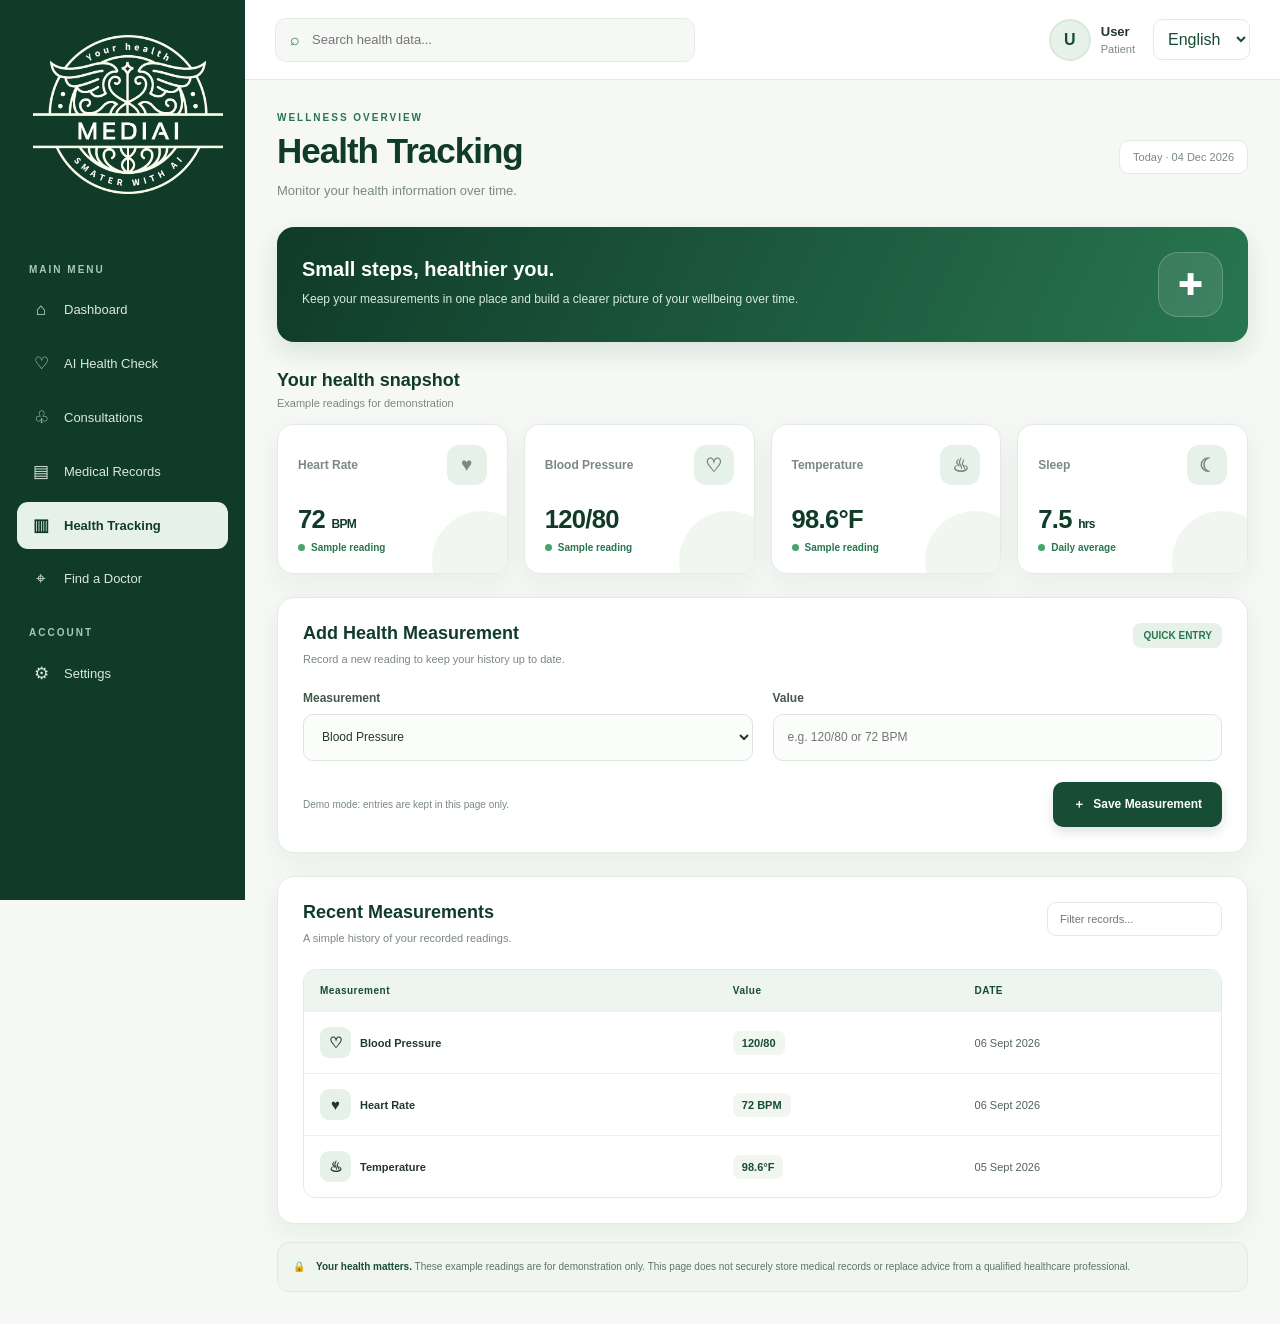
<file: health-tracking.html>
<!DOCTYPE html>
<html lang="en">
<head>
<meta charset="UTF-8">
<meta name="viewport" content="width=device-width, initial-scale=1.0">
<meta name="theme-color" content="#174c35">
<title>Medi AI | Health Tracking</title>

<style>
:root {
    --forest: #174c35;
    --dark: #103b29;
    --green: #287650;
    --sage: #e6f2e9;
    --page: #f5f8f4;
    --white: #ffffff;
    --text: #24372d;
    --muted: #7b8980;
    --border: #e4ebe4;
    --shadow: 0 8px 28px rgba(24,68,45,.06);
}

* { box-sizing: border-box; }

body {
    margin: 0;
    background: var(--page);
    color: var(--text);
    font-family: "Segoe UI", Arial, sans-serif;
}

button, input, select { font: inherit; }

.app { min-height: 100vh; }

/* SIDEBAR */
.sidebar {
    position: fixed;
    inset: 0 auto 0 0;
    width: 245px;
    padding: 25px 17px;
    background: var(--dark);
    color: white;
    overflow-y: auto;
}

.logo {
    display: flex;
    align-items: center;
    gap: 12px;
    margin: 5px 8px 35px;
}

.logo-mark {
    display: grid;
    place-items: center;
    width: 45px;
    height: 45px;
    border-radius: 14px;
    background: var(--sage);
    color: var(--forest);
    font-size: 26px;
    font-weight: bold;
}

.logo strong {
    display: block;
    font-size: 21px;
}

.logo small {
    display: block;
    margin-top: 4px;
    color: #b5d0bd;
    font-size: 9px;
    letter-spacing: 1.5px;
}

.nav-title {
    margin: 25px 12px 12px;
    color: #a8c9b4;
    font-size: 10px;
    font-weight: bold;
    letter-spacing: 2px;
}

.nav {
    display: grid;
    gap: 7px;
}

.nav a {
    display: flex;
    align-items: center;
    gap: 12px;
    padding: 13px;
    border-radius: 11px;
    color: #d9e8dd;
    font-size: 13px;
    text-decoration: none;
    transition: .2s;
}

.nav a:hover {
    background: rgba(255,255,255,.1);
    color: white;
}

.nav a.active {
    background: var(--sage);
    color: var(--dark);
    font-weight: 700;
}

.nav-icon {
    width: 22px;
    text-align: center;
    font-size: 17px;
}

/* MAIN AREA */
main {
    min-width: 0;
    margin-left: 245px;
}

.topbar {
    position: sticky;
    top: 0;
    z-index: 10;
    display: flex;
    align-items: center;
    gap: 18px;
    min-height: 80px;
    padding: 15px 30px;
    border-bottom: 1px solid var(--border);
    background: rgba(255,255,255,.96);
    backdrop-filter: blur(12px);
}

.search {
    display: flex;
    align-items: center;
    gap: 10px;
    flex: 1;
    max-width: 420px;
    padding: 12px 14px;
    border: 1px solid var(--border);
    border-radius: 11px;
    background: var(--page);
    color: var(--green);
}

.search input {
    width: 100%;
    min-width: 0;
    border: 0;
    outline: 0;
    background: transparent;
    font-size: 13px;
}

.profile {
    display: flex;
    align-items: center;
    gap: 10px;
    margin-left: auto;
}

.avatar {
    display: grid;
    place-items: center;
    width: 42px;
    height: 42px;
    border: 2px solid #d7e9dc;
    border-radius: 50%;
    background: var(--sage);
    color: var(--forest);
    font-weight: bold;
}

.profile strong, .profile small { display: block; }
.profile strong { font-size: 13px; }
.profile small {
    margin-top: 4px;
    color: var(--muted);
    font-size: 11px;
}

#languageSelect {
    padding: 10px;
    border: 1px solid var(--border);
    border-radius: 9px;
    background: white;
    color: var(--forest);
}

/* CONTENT */
.content {
    max-width: 1500px;
    margin: auto;
    padding: 32px;
}

.page-header {
    display: flex;
    align-items: center;
    justify-content: space-between;
    gap: 20px;
    margin-bottom: 25px;
}

.eyebrow {
    margin-bottom: 8px;
    color: var(--green);
    font-size: 10px;
    font-weight: 800;
    letter-spacing: 2px;
}

h1 {
    margin: 0;
    color: var(--dark);
    font-size: clamp(27px, 3vw, 35px);
    letter-spacing: -1px;
}

.page-header p {
    margin: 9px 0 0;
    color: var(--muted);
    font-size: 13px;
    line-height: 1.7;
}

.date-chip {
    padding: 10px 13px;
    border: 1px solid var(--border);
    border-radius: 10px;
    background: white;
    color: var(--muted);
    font-size: 11px;
    white-space: nowrap;
}

/* WELCOME BANNER */
.welcome-banner {
    display: flex;
    align-items: center;
    justify-content: space-between;
    gap: 20px;
    margin-bottom: 27px;
    padding: 25px;
    border-radius: 17px;
    background: linear-gradient(115deg, #103b29, #287650);
    color: white;
    box-shadow: 0 10px 24px rgba(23,76,53,.12);
}

.welcome-banner h2 {
    margin: 0 0 8px;
    font-size: 20px;
}

.welcome-banner p {
    max-width: 580px;
    margin: 0;
    color: #d7eadc;
    font-size: 12px;
    line-height: 1.8;
}

.banner-symbol {
    display: grid;
    place-items: center;
    width: 65px;
    height: 65px;
    flex-shrink: 0;
    border: 1px solid rgba(255,255,255,.2);
    border-radius: 20px;
    background: rgba(255,255,255,.1);
    font-size: 30px;
}

/* SECTION HEADINGS */
.section-heading {
    margin: 28px 0 15px;
}

.section-heading h2 {
    margin: 0;
    color: var(--dark);
    font-size: 18px;
}

.section-heading p {
    margin: 6px 0 0;
    color: var(--muted);
    font-size: 11px;
}

/* HEALTH CARDS */
.stats {
    display: grid;
    grid-template-columns: repeat(4, minmax(0,1fr));
    gap: 16px;
}

.stat {
    position: relative;
    overflow: hidden;
    padding: 20px;
    border: 1px solid var(--border);
    border-radius: 16px;
    background: white;
    box-shadow: var(--shadow);
    transition: transform .2s, box-shadow .2s;
}

.stat::after {
    position: absolute;
    right: -25px;
    bottom: -38px;
    width: 100px;
    height: 100px;
    border-radius: 50%;
    background: #f1f6f0;
    content: "";
}

.stat:hover {
    transform: translateY(-4px);
    box-shadow: 0 14px 30px rgba(24,68,45,.1);
}

.stat-top {
    display: flex;
    align-items: center;
    justify-content: space-between;
    gap: 8px;
    color: var(--muted);
    font-size: 12px;
    font-weight: 600;
}

.stat-icon {
    display: grid;
    place-items: center;
    width: 40px;
    height: 40px;
    flex-shrink: 0;
    border-radius: 12px;
    background: var(--sage);
    font-size: 19px;
}

.stat h3 {
    position: relative;
    z-index: 1;
    margin: 20px 0 8px;
    color: var(--dark);
    font-size: clamp(21px, 2vw, 29px);
    letter-spacing: -.7px;
}

.stat h3 small {
    font-size: 12px;
    font-weight: 600;
}

.stat-note {
    position: relative;
    z-index: 1;
    display: flex;
    align-items: center;
    gap: 6px;
    margin: 0;
    color: var(--green);
    font-size: 10px;
    font-weight: 650;
}

.status-dot {
    width: 7px;
    height: 7px;
    border-radius: 50%;
    background: #48a56a;
}

/* WHITE CARDS */
.card {
    margin-top: 23px;
    padding: 25px;
    border: 1px solid var(--border);
    border-radius: 17px;
    background: white;
    box-shadow: var(--shadow);
}

.card-heading {
    display: flex;
    align-items: flex-start;
    justify-content: space-between;
    gap: 15px;
    margin-bottom: 22px;
}

.card-heading h2 {
    margin: 0;
    color: var(--dark);
    font-size: 18px;
}

.card-heading p {
    margin: 7px 0 0;
    color: var(--muted);
    font-size: 11px;
    line-height: 1.6;
}

.mini-label {
    padding: 7px 10px;
    border-radius: 8px;
    background: var(--sage);
    color: var(--green);
    font-size: 10px;
    font-weight: bold;
    white-space: nowrap;
}

/* FORM */
.form-grid {
    display: grid;
    grid-template-columns: 1fr 1fr;
    gap: 20px;
    margin-bottom: 21px;
}

.field {
    display: flex;
    flex-direction: column;
    gap: 9px;
}

.field label {
    color: #43594b;
    font-size: 12px;
    font-weight: 700;
}

.field input, .field select {
    width: 100%;
    min-height: 47px;
    padding: 12px 14px;
    border: 1px solid #dce6dd;
    border-radius: 10px;
    background: #fbfdfb;
    color: var(--text);
    outline: none;
    font-size: 12px;
    transition: .2s;
}

.field input:focus, .field select:focus {
    border-color: #72a984;
    box-shadow: 0 0 0 4px rgba(40,118,80,.09);
}

.form-bottom {
    display: flex;
    align-items: center;
    justify-content: space-between;
    gap: 15px;
}

.helper {
    max-width: 520px;
    color: var(--muted);
    font-size: 10px;
    line-height: 1.7;
}

.btn {
    display: inline-flex;
    align-items: center;
    justify-content: center;
    gap: 8px;
    min-height: 45px;
    padding: 12px 20px;
    border: 0;
    border-radius: 10px;
    cursor: pointer;
    font-size: 12px;
    font-weight: 750;
    transition: .2s;
}

.btn-primary {
    background: var(--forest);
    color: white;
    box-shadow: 0 5px 12px rgba(23,76,53,.15);
}

.btn-primary:hover {
    transform: translateY(-1px);
    background: var(--green);
    box-shadow: 0 8px 18px rgba(23,76,53,.2);
}

/* TABLE */
.table-search {
    width: 175px;
    padding: 10px 12px;
    border: 1px solid var(--border);
    border-radius: 9px;
    outline-color: #83b696;
    font-size: 11px;
}

.table-container {
    width: 100%;
    overflow-x: auto;
    border: 1px solid var(--border);
    border-radius: 12px;
}

table {
    width: 100%;
    border-collapse: collapse;
    text-align: left;
}

thead { background: #edf5ee; }

th {
    padding: 15px 16px;
    color: var(--forest);
    font-size: 10px;
    font-weight: 800;
    letter-spacing: .5px;
    white-space: nowrap;
}

td {
    padding: 15px 16px;
    border-top: 1px solid #edf1ed;
    color: #526257;
    font-size: 11px;
    white-space: nowrap;
}

tbody tr:hover { background: #f5faf5; }
tbody td:first-child { color: var(--text); font-weight: 700; }

.measurement-name {
    display: flex;
    align-items: center;
    gap: 9px;
}

.measurement-icon {
    display: grid;
    place-items: center;
    width: 31px;
    height: 31px;
    border-radius: 9px;
    background: var(--sage);
    font-size: 15px;
}

.value-pill {
    display: inline-block;
    padding: 6px 9px;
    border-radius: 7px;
    background: #f1f6f0;
    color: var(--forest);
    font-weight: 750;
}

.empty-state {
    padding: 25px;
    text-align: center;
    color: var(--muted);
    font-size: 12px;
}

/* PRIVACY NOTICE */
.privacy-note {
    display: flex;
    align-items: flex-start;
    gap: 11px;
    margin-top: 18px;
    padding: 15px;
    border: 1px solid #e0eadf;
    border-radius: 12px;
    background: #f0f6ef;
    color: #5d7564;
    font-size: 10px;
    line-height: 1.8;
}

.privacy-note strong { color: var(--forest); }

/* TOAST */
.toast {
    position: fixed;
    right: 24px;
    bottom: 24px;
    z-index: 50;
    max-width: calc(100vw - 32px);
    padding: 14px 18px;
    border-radius: 12px;
    background: var(--dark);
    color: white;
    box-shadow: 0 12px 30px rgba(0,0,0,.16);
    font-size: 12px;
    opacity: 0;
    transform: translateY(12px);
    pointer-events: none;
    transition: .2s;
}

.toast.show {
    opacity: 1;
    transform: translateY(0);
}

/* RESPONSIVE */
@media (max-width: 1150px) {
    .sidebar { width: 215px; }
    main { margin-left: 215px; }
    .content { padding: 24px; }
    .topbar { padding: 14px 22px; }
    .stats { grid-template-columns: repeat(2, minmax(0,1fr)); }
}

@media (max-width: 760px) {
    .sidebar {
        position: static;
        width: auto;
        padding: 14px;
    }

    .logo { margin: 0 5px 13px; }
    .nav-title { display: none; }

    .sidebar .nav {
        display: flex;
        gap: 6px;
        overflow-x: auto;
        padding-bottom: 5px;
    }

    .sidebar .nav a {
        flex: 0 0 auto;
        padding: 10px;
        font-size: 11px;
    }

    .sidebar .nav-icon { font-size: 14px; }
    .sidebar .nav + .nav-title { display: none; }

    main { margin-left: 0; }

    .topbar {
        position: static;
        flex-wrap: wrap;
        gap: 12px;
        padding: 14px 16px;
    }

    .search {
        order: 3;
        flex-basis: 100%;
        max-width: none;
    }

    .profile { margin-left: auto; }
    .content { padding: 20px 15px; }
    .welcome-banner { padding: 20px; }
    .banner-symbol { width: 49px; height: 49px; font-size: 23px; }
    .date-chip { display: none; }
    .card { padding: 20px 15px; }
    .form-grid { grid-template-columns: 1fr; gap: 16px; }
    .form-bottom { align-items: stretch; flex-direction: column; }
    .btn-primary { width: 100%; }
    .table-search { width: 140px; }
}

@media (max-width: 420px) {
    .stats { gap: 10px; }
    .stat { padding: 13px; }
    .stat-top { font-size: 10px; }
    .stat-icon { width: 32px; height: 32px; font-size: 15px; }
    .stat h3 { font-size: 20px; }
    .stat-note { font-size: 9px; }
    .card-heading { flex-direction: column; }
    .table-search { width: 100%; }
}

@media (prefers-reduced-motion: reduce) {
    *, *::before, *::after {
        transition: none !important;
    }
}
</style>
</head>

<body>
<div class="app">

    <!-- SIDEBAR -->
    <aside class="sidebar">
        <div class="logo">
            <a class="brand" href="welcome.html" aria-label="Medi AI home">
              <div class="logo">
                 
     <img src="download.png" alt="Medi AI logo" width="190">
    <span></span>
</div>
        </a>
        </div>

        <p class="nav-title" data-i18n="main">MAIN MENU</p>

        <nav class="nav" aria-label="Main navigation">
            <a href="index.html">
                <span class="nav-icon">⌂</span>
                <span data-i18n="dashboard">Dashboard</span>
            </a>
            <a href="ai-health-check.html">
                <span class="nav-icon">♡</span>
                <span data-i18n="aiHealthCheck">AI Health Check</span>
            </a>
            <a href="consultations.html">
                <span class="nav-icon">♧</span>
                <span data-i18n="consultations">Consultations</span>
            </a>
            <a href="medical-records.html">
                <span class="nav-icon">▤</span>
                <span data-i18n="medicalRecords">Medical Records</span>
            </a>
            <a href="health-tracking.html" class="active" aria-current="page">
                <span class="nav-icon">▥</span>
                <span data-i18n="healthTracking">Health Tracking</span>
            </a>
            <a href="find-doctor.html">
                <span class="nav-icon">⌖</span>
                <span data-i18n="findDoctor">Find a Doctor</span>
            </a>
        </nav>

        <p class="nav-title" data-i18n="account">ACCOUNT</p>

        <nav class="nav" aria-label="Account navigation">
            <a href="settings.html">
                <span class="nav-icon">⚙</span>
                <span data-i18n="settings">Settings</span>
            </a>
        </nav>
    </aside>

    <!-- MAIN CONTENT -->
    <main>
        <header class="topbar">
            <div class="search">
                <span>⌕</span>
                <input
                    id="globalSearch"
                    type="search"
                    placeholder="Search health data..."
                    data-i18n-placeholder="searchPlaceholder"
                    aria-label="Search health data">
            </div>

            <div class="profile">
                <div class="avatar">U</div>
                <div>
                    <strong data-i18n="user">User</strong>
                    <small data-i18n="patient">Patient</small>
                </div>
            </div>

            <select id="languageSelect" aria-label="Select language">
                <option value="en">English</option>
                <option value="hi">हिन्दी</option>
                <option value="gu">ગુજરાતી</option>
            </select>
        </header>

        <section class="content">
            <div class="page-header">
                <div>
                    <div class="eyebrow">WELLNESS OVERVIEW</div>
                    <h1 data-i18n="healthTracking">Health Tracking</h1>
                    <p data-i18n="description">
                        Monitor your health information over time.
                    </p>
                </div>
                <div class="date-chip" id="todayDate"></div>
            </div>

            <!-- WELCOME BANNER -->
            <div class="welcome-banner">
                <div>
                    <h2 data-i18n="welcomeTitle">Small steps, healthier you.</h2>
                    <p data-i18n="welcomeText">
                        Keep your measurements in one place and build a clearer
                        picture of your wellbeing over time.
                    </p>
                </div>
                <div class="banner-symbol">✚</div>
            </div>

            <!-- HEALTH SUMMARY -->
            <div class="section-heading">
                <h2 data-i18n="snapshot">Your health snapshot</h2>
                <p data-i18n="sampleNote">Example readings for demonstration</p>
            </div>

            <div class="stats">
                <article class="stat">
                    <div class="stat-top">
                        <span data-i18n="heartRate">Heart Rate</span>
                        <div class="stat-icon">♥</div>
                    </div>
                    <h3>72 <small>BPM</small></h3>
                    <p class="stat-note">
                        <span class="status-dot"></span>
                        <span data-i18n="sampleReading">Sample reading</span>
                    </p>
                </article>

                <article class="stat">
                    <div class="stat-top">
                        <span data-i18n="bloodPressure">Blood Pressure</span>
                        <div class="stat-icon">♡</div>
                    </div>
                    <h3>120/80</h3>
                    <p class="stat-note">
                        <span class="status-dot"></span>
                        <span data-i18n="sampleReading">Sample reading</span>
                    </p>
                </article>

                <article class="stat">
                    <div class="stat-top">
                        <span data-i18n="temperature">Temperature</span>
                        <div class="stat-icon">♨</div>
                    </div>
                    <h3>98.6°F</h3>
                    <p class="stat-note">
                        <span class="status-dot"></span>
                        <span data-i18n="sampleReading">Sample reading</span>
                    </p>
                </article>

                <article class="stat">
                    <div class="stat-top">
                        <span data-i18n="sleep">Sleep</span>
                        <div class="stat-icon">☾</div>
                    </div>
                    <h3>7.5 <small>hrs</small></h3>
                    <p class="stat-note">
                        <span class="status-dot"></span>
                        <span data-i18n="dailyAverage">Daily average</span>
                    </p>
                </article>
            </div>

            <!-- ADD MEASUREMENT -->
            <section class="card">
                <div class="card-heading">
                    <div>
                        <h2 data-i18n="addMeasurement">Add Health Measurement</h2>
                        <p data-i18n="formDescription">
                            Record a new reading to keep your history up to date.
                        </p>
                    </div>
                    <span class="mini-label" data-i18n="quickEntry">QUICK ENTRY</span>
                </div>

                <form id="measurementForm">
                    <div class="form-grid">
                        <div class="field">
                            <label for="measurement" data-i18n="measurement">
                                Measurement
                            </label>
                            <select id="measurement" required>
                                <option value="Blood Pressure" data-i18n="bloodPressure">Blood Pressure</option>
                                <option value="Heart Rate" data-i18n="heartRate">Heart Rate</option>
                                <option value="Temperature" data-i18n="temperature">Temperature</option>
                                <option value="Weight" data-i18n="weight">Weight</option>
                                <option value="Blood Sugar" data-i18n="bloodSugar">Blood Sugar</option>
                                <option value="Sleep" data-i18n="sleep">Sleep</option>
                            </select>
                        </div>

                        <div class="field">
                            <label for="measurementValue" data-i18n="value">Value</label>
                            <input
                                type="text"
                                id="measurementValue"
                                placeholder="e.g. 120/80 or 72 BPM"
                                data-i18n-placeholder="valuePlaceholder"
                                maxlength="40"
                                required>
                        </div>
                    </div>

                    <div class="form-bottom">
                        <span class="helper" data-i18n="demoNotice">
                            Demo mode: entries are kept in this page only.
                        </span>
                        <button type="submit" class="btn btn-primary">
                            <span>＋</span>
                            <span data-i18n="save">Save Measurement</span>
                        </button>
                    </div>
                </form>
            </section>

            <!-- RECENT MEASUREMENTS -->
            <section class="card">
                <div class="card-heading">
                    <div>
                        <h2 data-i18n="recent">Recent Measurements</h2>
                        <p data-i18n="historyDescription">
                            A simple history of your recorded readings.
                        </p>
                    </div>
                    <input
                        type="search"
                        class="table-search"
                        id="tableSearch"
                        placeholder="Filter records..."
                        data-i18n-placeholder="filterPlaceholder"
                        aria-label="Filter measurements">
                </div>

                <div class="table-container">
                    <table>
                        <thead>
                            <tr>
                                <th data-i18n="measurement">MEASUREMENT</th>
                                <th data-i18n="value">VALUE</th>
                                <th data-i18n="date">DATE</th>
                            </tr>
                        </thead>
                        <tbody id="measurementRows"></tbody>
                    </table>
                    <div class="empty-state" id="emptyState" hidden data-i18n="empty">
                        No measurements match your search.
                    </div>
                </div>
            </section>

            <div class="privacy-note">
                <span>🔒</span>
                <div>
                    <strong data-i18n="privacyTitle">Your health matters.</strong>
                    <span data-i18n="privacyText">
                        These example readings are for demonstration only.
                        This page does not securely store medical records or
                        replace advice from a qualified healthcare professional.
                    </span>
                </div>
            </div>
        </section>
    </main>
</div>

<div class="toast" id="toast" role="status" aria-live="polite"></div>

<script>
const translations = {
    en: {
        main:"MAIN MENU", dashboard:"Dashboard", aiHealthCheck:"AI Health Check",
        consultations:"Consultations", medicalRecords:"Medical Records",
        healthTracking:"Health Tracking", findDoctor:"Find a Doctor",
        account:"ACCOUNT", settings:"Settings", user:"User", patient:"Patient",
        searchPlaceholder:"Search health data...",
        description:"Monitor your health information over time.",
        welcomeTitle:"Small steps, healthier you.",
        welcomeText:"Keep your measurements in one place and build a clearer picture of your wellbeing over time.",
        snapshot:"Your health snapshot", sampleNote:"Example readings for demonstration",
        sampleReading:"Sample reading", heartRate:"Heart Rate",
        bloodPressure:"Blood Pressure", temperature:"Temperature", sleep:"Sleep",
        dailyAverage:"Daily average", addMeasurement:"Add Health Measurement",
        formDescription:"Record a new reading to keep your history up to date.",
        quickEntry:"QUICK ENTRY", measurement:"Measurement", value:"Value",
        weight:"Weight", bloodSugar:"Blood Sugar",
        valuePlaceholder:"e.g. 120/80 or 72 BPM", save:"Save Measurement",
        demoNotice:"Demo mode: entries are kept in this page only.",
        recent:"Recent Measurements",
        historyDescription:"A simple history of your recorded readings.",
        filterPlaceholder:"Filter records...", date:"DATE",
        empty:"No measurements match your search.",
        privacyTitle:"Your health matters.",
        privacyText:" These example readings are for demonstration only. This page does not securely store medical records or replace advice from a qualified healthcare professional.",
        saved:"Measurement added to the table.",
        today:"Today"
    },
    hi: {
        main:"मुख्य मेनू", dashboard:"डैशबोर्ड", aiHealthCheck:"AI स्वास्थ्य जाँच",
        consultations:"परामर्श", medicalRecords:"मेडिकल रिकॉर्ड",
        healthTracking:"स्वास्थ्य ट्रैकिंग", findDoctor:"डॉक्टर खोजें",
        account:"खाता", settings:"सेटिंग्स", user:"उपयोगकर्ता", patient:"मरीज़",
        searchPlaceholder:"स्वास्थ्य डेटा खोजें...",
        description:"समय के साथ अपनी स्वास्थ्य जानकारी पर नज़र रखें।",
        welcomeTitle:"छोटे कदम, बेहतर स्वास्थ्य।",
        welcomeText:"अपनी रीडिंग एक जगह रखें और समय के साथ अपनी सेहत को बेहतर समझें।",
        snapshot:"आपकी स्वास्थ्य झलक", sampleNote:"प्रदर्शन के लिए उदाहरण रीडिंग",
        sampleReading:"नमूना रीडिंग", heartRate:"हृदय गति",
        bloodPressure:"ब्लड प्रेशर", temperature:"तापमान", sleep:"नींद",
        dailyAverage:"दैनिक औसत", addMeasurement:"स्वास्थ्य माप जोड़ें",
        formDescription:"अपना रिकॉर्ड अपडेट रखने के लिए नई रीडिंग दर्ज करें।",
        quickEntry:"त्वरित प्रविष्टि", measurement:"माप", value:"मान",
        weight:"वज़न", bloodSugar:"ब्लड शुगर",
        valuePlaceholder:"जैसे 120/80 या 72 BPM", save:"माप सेव करें",
        demoNotice:"डेमो मोड: प्रविष्टियाँ केवल इस पेज पर रहती हैं।",
        recent:"हाल के माप", historyDescription:"आपकी दर्ज की गई रीडिंग का इतिहास।",
        filterPlaceholder:"रिकॉर्ड फ़िल्टर करें...", date:"तारीख",
        empty:"आपकी खोज से कोई माप नहीं मिला।",
        privacyTitle:"आपका स्वास्थ्य महत्वपूर्ण है।",
        privacyText:" ये उदाहरण केवल प्रदर्शन के लिए हैं। यह पेज मेडिकल रिकॉर्ड को सुरक्षित रूप से संग्रहीत नहीं करता और पेशेवर चिकित्सा सलाह का विकल्प नहीं है।",
        saved:"माप तालिका में जोड़ दिया गया।", today:"आज"
    },
    gu: {
        main:"મુખ્ય મેનુ", dashboard:"ડેશબોર્ડ", aiHealthCheck:"AI આરોગ્ય તપાસ",
        consultations:"પરામર્શ", medicalRecords:"તબીબી રેકોર્ડ",
        healthTracking:"આરોગ્ય ટ્રેકિંગ", findDoctor:"ડૉક્ટર શોધો",
        account:"એકાઉન્ટ", settings:"સેટિંગ્સ", user:"વપરાશકર્તા", patient:"દર્દી",
        searchPlaceholder:"આરોગ્ય ડેટા શોધો...",
        description:"સમય સાથે તમારી આરોગ્ય માહિતી પર નજર રાખો.",
        welcomeTitle:"નાનાં પગલાં, વધુ સારું આરોગ્ય.",
        welcomeText:"તમારા માપ એક જગ્યાએ રાખો અને સમય સાથે તમારા આરોગ્યને વધુ સારી રીતે સમજો.",
        snapshot:"તમારા આરોગ્યની ઝલક", sampleNote:"પ્રદર્શન માટેનાં ઉદાહરણ માપ",
        sampleReading:"નમૂના માપ", heartRate:"હૃદયના ધબકારા",
        bloodPressure:"બ્લડ પ્રેશર", temperature:"તાપમાન", sleep:"ઊંઘ",
        dailyAverage:"દૈનિક સરેરાશ", addMeasurement:"આરોગ્ય માપ ઉમેરો",
        formDescription:"તમારો ઇતિહાસ અપડેટ રાખવા માટે નવું માપ નોંધો.",
        quickEntry:"ઝડપી નોંધ", measurement:"માપ", value:"મૂલ્ય",
        weight:"વજન", bloodSugar:"બ્લડ શુગર",
        valuePlaceholder:"દા.ત. 120/80 અથવા 72 BPM", save:"માપ સાચવો",
        demoNotice:"ડેમો મોડ: નોંધો ફક્ત આ પેજ પર રહે છે.",
        recent:"તાજેતરના માપ", historyDescription:"તમે નોંધેલા માપનો સરળ ઇતિહાસ.",
        filterPlaceholder:"રેકોર્ડ ફિલ્ટર કરો...", date:"તારીખ",
        empty:"તમારી શોધ સાથે મેળ ખાતું માપ મળ્યું નથી.",
        privacyTitle:"તમારું આરોગ્ય મહત્વનું છે.",
        privacyText:" આ ઉદાહરણો ફક્ત પ્રદર્શન માટે છે. આ પેજ તબીબી રેકોર્ડ સુરક્ષિત રીતે સંગ્રહતું નથી અને યોગ્ય આરોગ્ય નિષ્ણાતની સલાહનું સ્થાન લઈ શકતું નથી.",
        saved:"માપ કોષ્ટકમાં ઉમેરાયું.", today:"આજે"
    }
};

const measurementNames = {
    en: {
        "Blood Pressure":"Blood Pressure", "Heart Rate":"Heart Rate",
        "Temperature":"Temperature", "Weight":"Weight",
        "Blood Sugar":"Blood Sugar", "Sleep":"Sleep"
    },
    hi: {
        "Blood Pressure":"ब्लड प्रेशर", "Heart Rate":"हृदय गति",
        "Temperature":"तापमान", "Weight":"वज़न",
        "Blood Sugar":"ब्लड शुगर", "Sleep":"नींद"
    },
    gu: {
        "Blood Pressure":"બ્લડ પ્રેશર", "Heart Rate":"હૃદયના ધબકારા",
        "Temperature":"તાપમાન", "Weight":"વજન",
        "Blood Sugar":"બ્લડ શુગર", "Sleep":"ઊંઘ"
    }
};

const icons = {
    "Blood Pressure":"♡",
    "Heart Rate":"♥",
    "Temperature":"♨",
    "Weight":"⚖",
    "Blood Sugar":"◉",
    "Sleep":"☾"
};

let language = "en";

let records = [
    {type:"Blood Pressure", value:"120/80", date:"2026-09-06"},
    {type:"Heart Rate", value:"72 BPM", date:"2026-09-06"},
    {type:"Temperature", value:"98.6°F", date:"2026-09-05"}
];

const $ = id => document.getElementById(id);

function formatDate(date) {
    const locale = language === "hi" ? "hi-IN" :
                   language === "gu" ? "gu-IN" : "en-GB";

    return new Date(date + "T12:00:00").toLocaleDateString(locale, {
        day:"2-digit", month:"short", year:"numeric"
    });
}

function translatePage() {
    const dictionary = translations[language];
    document.documentElement.lang = language;

    document.querySelectorAll("[data-i18n]").forEach(element => {
        const key = element.dataset.i18n;
        if (dictionary[key]) {
            element.textContent = dictionary[key];
        }
    });

    document.querySelectorAll("[data-i18n-placeholder]").forEach(element => {
        const key = element.dataset.i18nPlaceholder;
        if (dictionary[key]) {
            element.placeholder = dictionary[key];
        }
    });

    const locale = language === "hi" ? "hi-IN" :
                   language === "gu" ? "gu-IN" : "en-GB";

    $("todayDate").textContent =
        dictionary.today + " · " +
        new Date().toLocaleDateString(locale, {
            day:"2-digit", month:"short", year:"numeric"
        });

    renderRecords();
}

function renderRecords() {
    const query = (
        $("tableSearch").value + " " +
        $("globalSearch").value
    ).trim().toLocaleLowerCase();

    const filtered = records.filter(record => {
        const translatedName =
            measurementNames[language][record.type] || record.type;

        return (
            record.type + " " +
            translatedName + " " +
            record.value + " " +
            record.date
        ).toLocaleLowerCase().includes(query);
    });

    const tbody = $("measurementRows");
    tbody.replaceChildren();

    filtered.forEach(record => {
        const row = document.createElement("tr");

        const nameCell = document.createElement("td");
        const nameWrap = document.createElement("div");
        nameWrap.className = "measurement-name";

        const icon = document.createElement("span");
        icon.className = "measurement-icon";
        icon.textContent = icons[record.type] || "•";
        icon.setAttribute("aria-hidden", "true");

        const name = document.createElement("span");
        name.textContent =
            measurementNames[language][record.type] || record.type;

        nameWrap.append(icon, name);
        nameCell.append(nameWrap);

        const valueCell = document.createElement("td");
        const pill = document.createElement("span");
        pill.className = "value-pill";
        pill.textContent = record.value;
        valueCell.append(pill);

        const dateCell = document.createElement("td");
        dateCell.textContent = formatDate(record.date);

        row.append(nameCell, valueCell, dateCell);
        tbody.append(row);
    });

    $("emptyState").hidden = filtered.length !== 0;
    tbody.closest("table").style.display = filtered.length ? "" : "none";
}

let toastTimer;

function showToast(message) {
    const toast = $("toast");
    toast.textContent = message;
    toast.classList.add("show");

    clearTimeout(toastTimer);

    toastTimer = setTimeout(() => {
        toast.classList.remove("show");
    }, 2800);
}

$("measurementForm").addEventListener("submit", function(event) {
    event.preventDefault();

    const type = $("measurement").value;
    const value = $("measurementValue").value.trim();

    if (!value) {
        $("measurementValue").focus();
        return;
    }

    records.unshift({
        type: type,
        value: value,
        date: new Date().toISOString().slice(0, 10)
    });

    $("measurementValue").value = "";
    renderRecords();
    showToast(translations[language].saved);
});

$("languageSelect").addEventListener("change", function(event) {
    language = event.target.value;
    translatePage();
});

$("tableSearch").addEventListener("input", renderRecords);
$("globalSearch").addEventListener("input", renderRecords);

translatePage();
</script>
</body>
</html>
</file>
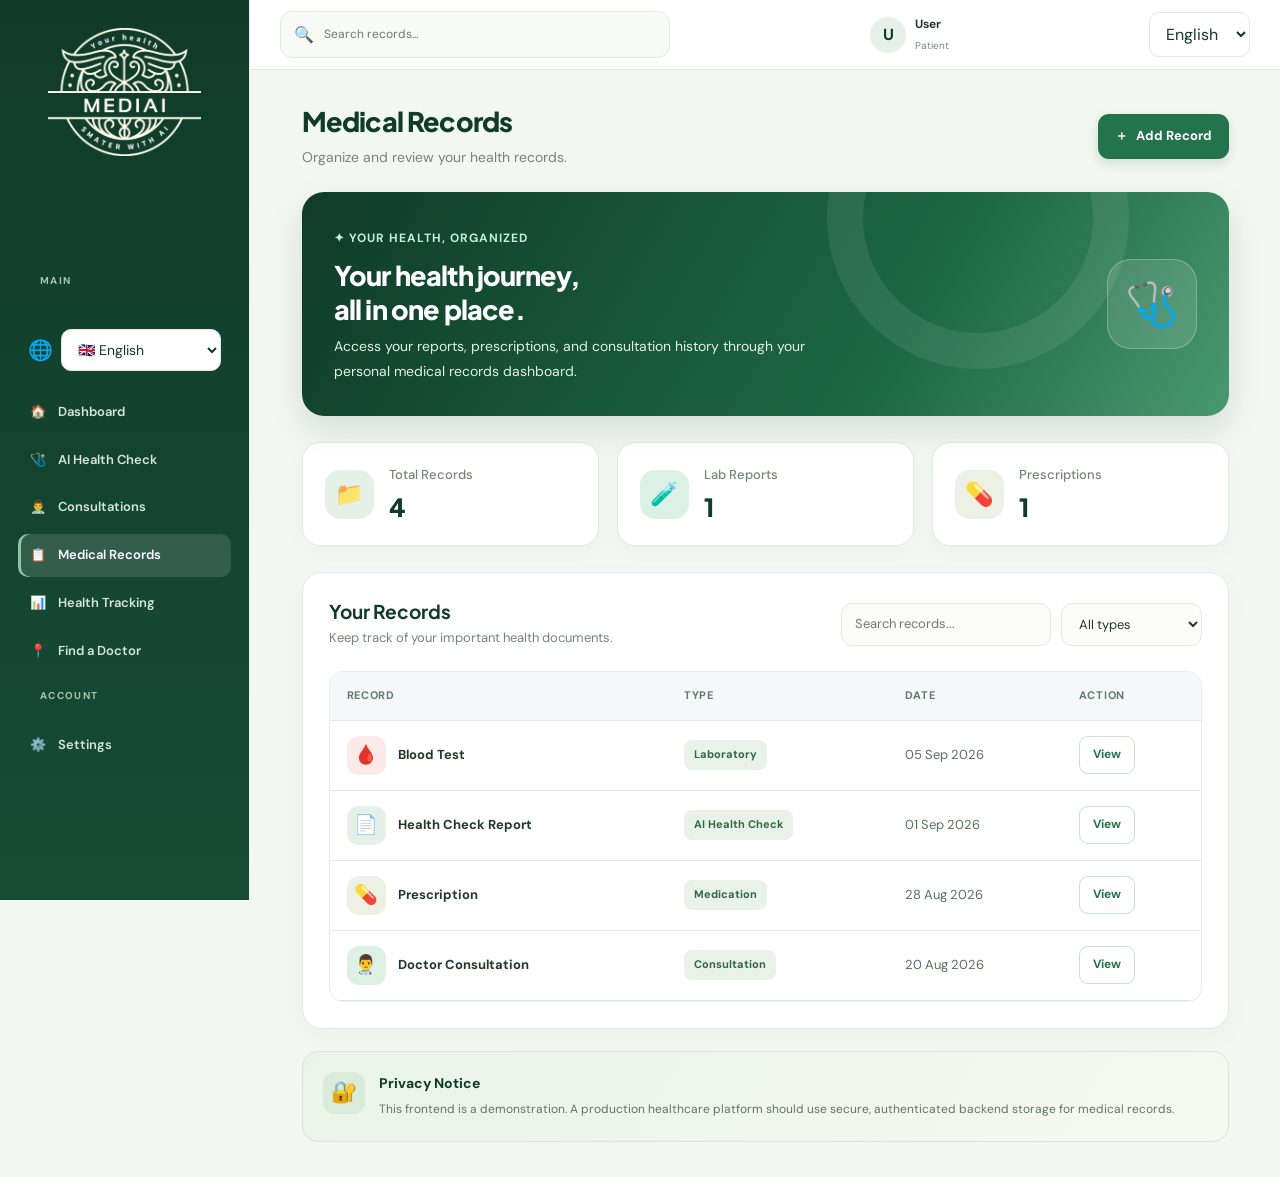
<file: medical-records.html>
<!DOCTYPE html>
<html lang="en">
<head>
    <meta charset="UTF-8">
    <meta name="viewport" content="width=device-width, initial-scale=1.0">
    <meta name="theme-color" content="#103b29">

    <title>Medi AI | Medical Records</title>

    <link rel="preconnect" href="https://fonts.googleapis.com">
    <link rel="preconnect" href="https://fonts.gstatic.com" crossorigin>
    <link href="https://fonts.googleapis.com/css2?family=DM+Sans:wght@400;500;600;700&family=Plus+Jakarta+Sans:wght@400;500;600;700;800&display=swap" rel="stylesheet">

    <link rel="stylesheet" href="css/style.css">

    <style>
        :root {
            --forest: #103b29;
            --forest-light: #174c35;
            --green: #23734d;
            --green-bright: #2f855a;
            --sage: #e8f1e9;
            --sage-light: #f3f7f1;
            --mint: #d9eee0;
            --text: #23382d;
            --muted: #758579;
            --border: #e1eae0;
            --white: #ffffff;
        }

        * {
            box-sizing: border-box;
        }

        body {
            margin: 0;
            background: var(--sage-light);
            color: var(--text);
            font-family: "DM Sans", sans-serif;
        }

        button, input, select {
            font: inherit;
        }

        button, select {
            cursor: pointer;
        }

        .app {
            min-height: 100vh;
        }

        /* Sidebar */

        .sidebar {
            background: linear-gradient(180deg, var(--forest), var(--forest-light));
            color: white;
        }

        .logo img {
            display: block;
            max-width: 180px;
            width: 100%;
            height: auto;
            object-fit: contain;
        }

        .nav-title {
            color: #a8c6b1;
        }

        .nav a {
            color: #d5e5d9;
            border-radius: 10px;
            transition: background .2s, color .2s;
        }

        .nav a:hover,
        .nav a.active {
            background: rgba(255, 255, 255, .13);
            color: white;
        }

        .nav a.active {
            box-shadow: inset 3px 0 #8dc6a0;
        }

        /* Main content */

        main {
            min-width: 0;
        }

        header {
            background: rgba(255, 255, 255, .96);
            border-bottom: 1px solid var(--border);
        }

        .search {
            border: 1px solid var(--border);
            border-radius: 12px;
            background: #f8faf7;
        }

        .search input {
            min-width: 0;
            color: var(--text);
            background: transparent;
        }

        .search:focus-within {
            border-color: var(--green-bright);
            box-shadow: 0 0 0 3px rgba(47, 133, 90, .1);
        }

        .profile strong {
            color: var(--text);
        }

        .profile small {
            color: var(--muted);
        }

        .avatar {
            background: var(--sage);
            color: var(--forest);
        }

        #languageSelect {
            padding: 10px 12px;
            border: 1px solid var(--border);
            border-radius: 10px;
            background: white;
            color: var(--forest);
        }

        .content {
            padding-bottom: 35px;
        }

        .page-header {
            display: flex;
            justify-content: space-between;
            align-items: center;
            flex-wrap: wrap;
            gap: 18px;
            margin-bottom: 24px;
        }

        .page-heading h1 {
            margin: 0 0 8px;
            color: var(--forest);
            font: 800 27px "Plus Jakarta Sans", sans-serif;
            letter-spacing: -.8px;
        }

        .page-heading p {
            margin: 0;
            color: var(--muted);
            font-size: 14px;
            line-height: 1.6;
        }

        /* Add record button */

        .add-record-btn {
            display: inline-flex;
            align-items: center;
            justify-content: center;
            gap: 8px;
            padding: 12px 17px;
            border: 0;
            border-radius: 11px;
            background: var(--green);
            color: white;
            font-size: 13px;
            font-weight: 700;
            box-shadow: 0 5px 12px rgba(35, 115, 77, .17);
            transition: transform .2s, background .2s;
        }

        .add-record-btn:hover {
            transform: translateY(-2px);
            background: var(--forest-light);
        }

        /* Hero banner */

        .records-hero {
            position: relative;
            overflow: hidden;
            display: flex;
            align-items: center;
            justify-content: space-between;
            gap: 24px;
            padding: 32px;
            margin-bottom: 26px;
            color: white;
            border-radius: 22px;
            background: linear-gradient(120deg, #103b29, #1d6845 65%, #4a9870);
            box-shadow: 0 14px 32px rgba(16, 59, 41, .13);
        }

        .records-hero::after {
            content: "";
            position: absolute;
            width: 230px;
            height: 230px;
            border: 36px solid rgba(255, 255, 255, .08);
            border-radius: 50%;
            right: 100px;
            top: -125px;
            pointer-events: none;
        }

        .records-hero h2 {
            margin: 8px 0;
            font: 800 27px "Plus Jakarta Sans", sans-serif;
            letter-spacing: -.8px;
        }

        .records-hero p {
            max-width: 490px;
            margin: 0;
            color: #e0f0e5;
            font-size: 14px;
            line-height: 1.8;
        }

        .hero-tag {
            display: inline-flex;
            align-items: center;
            gap: 7px;
            color: #c5eed2;
            font-size: 12px;
            font-weight: 700;
            letter-spacing: 1px;
            text-transform: uppercase;
        }

        .hero-icon {
            position: relative;
            z-index: 1;
            display: grid;
            place-items: center;
            flex-shrink: 0;
            width: 90px;
            height: 90px;
            border: 1px solid rgba(255, 255, 255, .25);
            border-radius: 24px;
            background: rgba(255, 255, 255, .13);
            font-size: 43px;
        }

        /* Statistics */

        .records-stats {
            display: grid;
            grid-template-columns: repeat(3, minmax(0, 1fr));
            gap: 18px;
            margin-bottom: 26px;
        }

        .stat-card {
            display: flex;
            align-items: center;
            gap: 15px;
            min-width: 0;
            padding: 22px;
            border: 1px solid var(--border);
            border-radius: 18px;
            background: white;
            box-shadow: 0 5px 18px rgba(16, 59, 41, .035);
            transition: transform .2s, box-shadow .2s;
        }

        .stat-card:hover {
            transform: translateY(-3px);
            box-shadow: 0 12px 26px rgba(16, 59, 41, .09);
        }

        .stat-icon {
            display: grid;
            place-items: center;
            width: 49px;
            height: 49px;
            flex-shrink: 0;
            border-radius: 15px;
            font-size: 23px;
        }

        .stat-icon.blue {
            background: #e5f0e7;
        }

        .stat-icon.teal {
            background: #dcf1e5;
        }

        .stat-icon.purple {
            background: #edf0e5;
        }

        .stat-label {
            display: block;
            margin-bottom: 5px;
            color: var(--muted);
            font-size: 13px;
            font-weight: 500;
        }

        .stat-number {
            color: var(--forest);
            font: 800 25px "Plus Jakarta Sans", sans-serif;
        }

        /* Records panel */

        .records-panel {
            padding: 26px;
            border: 1px solid var(--border);
            border-radius: 20px;
            background: white;
            box-shadow: 0 8px 25px rgba(16, 59, 41, .035);
        }

        .records-toolbar {
            display: flex;
            align-items: center;
            justify-content: space-between;
            gap: 18px;
            flex-wrap: wrap;
            margin: 0 0 22px;
        }

        .records-toolbar h3 {
            margin: 0 0 5px;
            color: var(--forest);
            font: 700 19px "Plus Jakarta Sans", sans-serif;
        }

        .records-subtitle {
            margin: 0;
            color: var(--muted);
            font-size: 13px;
            line-height: 1.6;
        }

        .records-controls {
            display: flex;
            gap: 10px;
            flex-wrap: wrap;
        }

        .records-search,
        .records-filter {
            min-height: 43px;
            padding: 0 13px;
            border: 1px solid var(--border);
            border-radius: 11px;
            background: #fbfcfa;
            color: var(--text);
            font-size: 13px;
            outline: none;
        }

        .records-search {
            width: 210px;
        }

        .records-search:focus,
        .records-filter:focus {
            border-color: var(--green-bright);
            box-shadow: 0 0 0 3px rgba(47, 133, 90, .1);
        }

        /* Table */

        .records-table-wrap {
            overflow-x: auto;
            border: 1px solid #e8eee7;
            border-radius: 14px;
        }

        .records-table {
            width: 100%;
            border-collapse: collapse;
            text-align: left;
            white-space: nowrap;
        }

        .records-table thead {
            background: #f0f5ef;
        }

        .records-table th {
            padding: 15px 17px;
            color: #65796a;
            font-size: 11px;
            font-weight: 700;
            letter-spacing: .7px;
            text-transform: uppercase;
        }

        .records-table td {
            padding: 15px 17px;
            border-top: 1px solid #e9efe7;
            color: #5c6e60;
            font-size: 13px;
        }

        .records-table tbody tr {
            transition: background .2s;
        }

        .records-table tbody tr:hover {
            background: #f5f9f3;
        }

        .record-name {
            display: flex;
            align-items: center;
            gap: 12px;
            color: var(--text);
            font-weight: 700;
        }

        .record-file-icon {
            display: grid;
            place-items: center;
            width: 39px;
            height: 39px;
            flex-shrink: 0;
            border-radius: 12px;
            font-size: 19px;
        }

        .file-red {
            background: #fbeae5;
        }

        .file-blue {
            background: #e5f0e7;
        }

        .file-purple {
            background: #edf0e5;
        }

        .file-green {
            background: #dcf1e3;
        }

        .type-badge {
            display: inline-flex;
            align-items: center;
            padding: 6px 10px;
            border-radius: 8px;
            background: #e9f2e9;
            color: #326747;
            font-size: 11px;
            font-weight: 700;
        }

        .record-date {
            color: #627665;
            font-variant-numeric: tabular-nums;
        }

        .view-btn {
            padding: 8px 13px;
            border: 1px solid #cbded0;
            border-radius: 9px;
            background: white;
            color: var(--green);
            font-size: 12px;
            font-weight: 700;
            cursor: pointer;
            transition: .2s;
        }

        .view-btn:hover {
            color: white;
            border-color: var(--forest-light);
            background: var(--forest-light);
        }

        .empty-state {
            display: none;
            padding: 30px;
            text-align: center;
            color: var(--muted);
            font-size: 14px;
        }

        /* Privacy notice */

        .privacy-card {
            display: flex;
            align-items: flex-start;
            gap: 14px;
            margin-top: 22px;
            padding: 20px;
            border: 1px solid #d6e6d7;
            border-radius: 16px;
            background: linear-gradient(120deg, #eaf4e9, #f5f8f1);
        }

        .privacy-icon {
            display: grid;
            place-items: center;
            flex-shrink: 0;
            width: 42px;
            height: 42px;
            border-radius: 12px;
            background: #d9ebd9;
            font-size: 21px;
        }

        .privacy-card strong {
            display: block;
            margin-bottom: 5px;
            color: var(--forest);
            font-size: 14px;
        }

        .privacy-card p {
            margin: 0;
            color: #607665;
            font-size: 12px;
            line-height: 1.8;
        }

        /* Dialog */

        .record-dialog {
            width: min(480px, calc(100% - 30px));
            padding: 0;
            border: 1px solid var(--border);
            border-radius: 20px;
            color: var(--text);
            box-shadow: 0 24px 80px rgba(16, 59, 41, .25);
        }

        .record-dialog::backdrop {
            background: rgba(12, 35, 24, .55);
            backdrop-filter: blur(3px);
        }

        .dialog-content {
            padding: 25px;
        }

        .dialog-content h2 {
            margin: 0 0 8px;
            color: var(--forest);
            font: 800 21px "Plus Jakarta Sans", sans-serif;
        }

        .dialog-description {
            margin: 0 0 20px;
            color: var(--muted);
            font-size: 13px;
            line-height: 1.6;
        }

        .form-field {
            display: block;
            margin-bottom: 15px;
        }

        .form-field span {
            display: block;
            margin-bottom: 7px;
            color: var(--text);
            font-size: 13px;
            font-weight: 700;
        }

        .form-field input,
        .form-field select,
        .form-field textarea {
            width: 100%;
            min-height: 43px;
            padding: 11px 12px;
            border: 1px solid var(--border);
            border-radius: 10px;
            background: #fbfcfa;
            color: var(--text);
            font-size: 13px;
        }

        .form-field textarea {
            min-height: 80px;
            resize: vertical;
        }

        .dialog-actions {
            display: flex;
            justify-content: flex-end;
            gap: 10px;
            margin-top: 20px;
        }

        .secondary-btn {
            padding: 11px 15px;
            border: 1px solid var(--border);
            border-radius: 10px;
            background: white;
            color: var(--text);
            font-weight: 700;
        }

        .primary-btn {
            padding: 11px 16px;
            border: 0;
            border-radius: 10px;
            background: var(--green);
            color: white;
            font-weight: 700;
        }

        .primary-btn:hover {
            background: var(--forest-light);
        }

        .toast {
            position: fixed;
            right: 22px;
            bottom: 22px;
            z-index: 20;
            max-width: calc(100% - 44px);
            padding: 13px 18px;
            border-radius: 12px;
            background: var(--forest);
            color: white;
            box-shadow: 0 8px 28px rgba(16, 59, 41, .2);
            font-size: 13px;
        }

        [hidden] {
            display: none !important;
        }

        button:focus-visible,
        a:focus-visible,
        input:focus-visible,
        select:focus-visible,
        textarea:focus-visible {
            outline: 3px solid rgba(47, 133, 90, .35);
            outline-offset: 2px;
        }

        /* Responsive */

        @media (max-width: 800px) {
            .records-stats {
                grid-template-columns: 1fr;
                gap: 12px;
            }

            .records-hero {
                padding: 24px;
            }

            .hero-icon {
                width: 65px;
                height: 65px;
                font-size: 31px;
            }

            .records-panel {
                padding: 17px;
            }
        }

        @media (max-width: 520px) {
            .records-hero h2 {
                font-size: 21px;
            }

            .hero-icon {
                display: none;
            }

            .page-heading h1 {
                font-size: 23px;
            }

            .records-toolbar,
            .records-controls {
                width: 100%;
            }

            .records-controls > * {
                flex: 1;
                min-width: 0;
            }

            .records-search {
                width: 100%;
            }

            .add-record-btn {
                width: 100%;
            }

            .records-hero {
                padding: 21px;
            }
        }

        @media (prefers-reduced-motion: reduce) {
            *, *::before, *::after {
                scroll-behavior: auto !important;
                transition: none !important;
            }
        }
    </style>
</head>

<body>
<div class="app">

    <!-- Sidebar -->
    <aside class="sidebar">
        <div class="logo">
           <a class="brand" href="welcome.html" aria-label="Medi AI home">
              <div class="logo">
                 
     <img src="download.png" alt="Medi AI logo" width="500" height="500">
    <span></span>
</div>
        </a>
        </div>

        <p class="nav-title" data-i18n="main">MAIN</p>

        <nav class="nav" aria-label="Main navigation">
            <a href="index.html">🏠 <span data-i18n="dashboard">Dashboard</span></a>
            <a href="ai-health-check.html">🩺 <span data-i18n="aiHealthCheck">AI Health Check</span></a>
            <a href="consultations.html">👨‍⚕️ <span data-i18n="consultations">Consultations</span></a>
            <a href="medical-records.html" class="active" aria-current="page">📋 <span data-i18n="medicalRecords">Medical Records</span></a>
            <a href="health-tracking.html">📊 <span data-i18n="healthTracking">Health Tracking</span></a>
            <a href="find-doctor.html">📍 <span data-i18n="findDoctor">Find a Doctor</span></a>
        </nav>

        <p class="nav-title" data-i18n="account">ACCOUNT</p>

        <nav class="nav" aria-label="Account navigation">
            <a href="settings.html">⚙️ <span data-i18n="settings">Settings</span></a>
        </nav>
    </aside>

    <!-- Main page -->
    <main>
        <header>
            <div class="search">
                🔍
                <input
                    id="headerSearch"
                    type="search"
                    data-i18n-placeholder="searchRecordsPlaceholder"
                    placeholder="Search records..."
                    aria-label="Search medical records"
                >
            </div>

            <div class="profile">
                <div class="avatar">U</div>
                <div>
                    <strong data-i18n="user">User</strong>
                    <small data-i18n="patient">Patient</small>
                </div>
            </div>

            <select id="languageSelect" aria-label="Select language">
                <option value="en">English</option>
                <option value="hi">हिन्दी</option>
                <option value="gu">ગુજરાતી</option>
            </select>
        </header>

        <section class="content">

            <!-- Page heading -->
            <div class="page-header">
                <div class="page-heading">
                    <h1 data-i18n="medicalRecords">Medical Records</h1>
                    <p data-i18n="organizeRecordsDescription">
                        Organize and review your health records.
                    </p>
                </div>

                <button class="add-record-btn" id="addRecordBtn" type="button">
                    <span aria-hidden="true">＋</span>
                    <span data-i18n="addRecord">Add Record</span>
                </button>
            </div>

            <!-- Hero banner -->
            <section class="records-hero">
                <div>
                    <span class="hero-tag">✦ YOUR HEALTH, ORGANIZED</span>
                    <h2>Your health journey,<br>all in one place.</h2>
                    <p>
                        Access your reports, prescriptions, and consultation
                        history through your personal medical records dashboard.
                    </p>
                </div>

                <div class="hero-icon" aria-hidden="true">🩺</div>
            </section>

            <!-- Statistics -->
            <section class="records-stats" aria-label="Record statistics">
                <article class="stat-card">
                    <div class="stat-icon blue" aria-hidden="true">📁</div>
                    <div>
                        <span class="stat-label" data-i18n="totalRecords">Total Records</span>
                        <div class="stat-number" id="totalRecords">4</div>
                    </div>
                </article>

                <article class="stat-card">
                    <div class="stat-icon teal" aria-hidden="true">🧪</div>
                    <div>
                        <span class="stat-label" data-i18n="labReports">Lab Reports</span>
                        <div class="stat-number" id="labRecords">1</div>
                    </div>
                </article>

                <article class="stat-card">
                    <div class="stat-icon purple" aria-hidden="true">💊</div>
                    <div>
                        <span class="stat-label" data-i18n="prescriptions">Prescriptions</span>
                        <div class="stat-number" id="prescriptionRecords">1</div>
                    </div>
                </article>
            </section>

            <!-- Records table -->
            <section class="records-panel">
                <div class="records-toolbar">
                    <div>
                        <h3 data-i18n="yourRecords">Your Records</h3>
                        <p class="records-subtitle" data-i18n="recordsSubtitle">
                            Keep track of your important health documents.
                        </p>
                    </div>

                    <div class="records-controls">
                        <input
                            class="records-search"
                            id="recordSearch"
                            type="search"
                            data-i18n-placeholder="searchRecordsPlaceholder"
                            placeholder="Search records..."
                            aria-label="Filter records by name"
                        >

                        <select class="records-filter" id="typeFilter" aria-label="Filter by record type">
                            <option value="all" data-i18n="allTypes">All types</option>
                            <option value="laboratory" data-i18n="laboratory">Laboratory</option>
                            <option value="ai" data-i18n="aiHealthCheck">AI Health Check</option>
                            <option value="medication" data-i18n="medication">Medication</option>
                            <option value="consultation" data-i18n="consultationType">Consultation</option>
                        </select>
                    </div>
                </div>

                <div class="records-table-wrap">
                    <table class="records-table">
                        <thead>
                            <tr>
                                <th data-i18n="record">Record</th>
                                <th data-i18n="type">Type</th>
                                <th data-i18n="date">Date</th>
                                <th data-i18n="action">Action</th>
                            </tr>
                        </thead>

                        <tbody id="recordsBody">
                            <tr data-type="laboratory">
                                <td>
                                    <div class="record-name">
                                        <span class="record-file-icon file-red">🩸</span>
                                        <span data-i18n="bloodTest">Blood Test</span>
                                    </div>
                                </td>
                                <td><span class="type-badge" data-i18n="laboratory">Laboratory</span></td>
                                <td class="record-date" data-date="2026-09-05">05 Sep 2026</td>
                                <td><button class="view-btn" type="button" data-record="Blood Test" data-i18n="view">View</button></td>
                            </tr>

                            <tr data-type="ai">
                                <td>
                                    <div class="record-name">
                                        <span class="record-file-icon file-blue">📄</span>
                                        <span data-i18n="healthCheckReport">Health Check Report</span>
                                    </div>
                                </td>
                                <td><span class="type-badge" data-i18n="aiHealthCheck">AI Health Check</span></td>
                                <td class="record-date" data-date="2026-09-01">01 Sep 2026</td>
                                <td><button class="view-btn" type="button" data-record="Health Check Report" data-i18n="view">View</button></td>
                            </tr>

                            <tr data-type="medication">
                                <td>
                                    <div class="record-name">
                                        <span class="record-file-icon file-purple">💊</span>
                                        <span data-i18n="prescription">Prescription</span>
                                    </div>
                                </td>
                                <td><span class="type-badge" data-i18n="medication">Medication</span></td>
                                <td class="record-date" data-date="2026-08-28">28 Aug 2026</td>
                                <td><button class="view-btn" type="button" data-record="Prescription" data-i18n="view">View</button></td>
                            </tr>

                            <tr data-type="consultation">
                                <td>
                                    <div class="record-name">
                                        <span class="record-file-icon file-green">👨‍⚕️</span>
                                        <span data-i18n="doctorConsultation">Doctor Consultation</span>
                                    </div>
                                </td>
                                <td><span class="type-badge" data-i18n="consultationType">Consultation</span></td>
                                <td class="record-date" data-date="2026-08-20">20 Aug 2026</td>
                                <td><button class="view-btn" type="button" data-record="Doctor Consultation" data-i18n="view">View</button></td>
                            </tr>
                        </tbody>
                    </table>

                    <div class="empty-state" id="emptyState" role="status">
                        No matching records found. Try another search.
                    </div>
                </div>
            </section>

            <!-- Privacy notice -->
            <aside class="privacy-card">
                <div class="privacy-icon" aria-hidden="true">🔐</div>
                <div>
                    <strong data-i18n="privacyNotice">Privacy Notice</strong>
                    <p data-i18n="privacyNoticeDescription">
                        This frontend is a demonstration. A production healthcare
                        platform should use secure, authenticated backend storage
                        for medical records.
                    </p>
                </div>
            </aside>

        </section>
    </main>
</div>

<!-- Add record dialog -->
<dialog class="record-dialog" id="recordDialog">
    <form class="dialog-content" id="recordForm">
        <h2 data-i18n="addRecordTitle">Add a Medical Record</h2>
        <p class="dialog-description" data-i18n="addRecordDescription">
            Add a record to this demo dashboard. It will remain only until the page is refreshed.
        </p>

        <label class="form-field">
            <span data-i18n="recordName">Record name</span>
            <input
                id="newRecordName"
                name="recordName"
                type="text"
                maxlength="100"
                required
                placeholder="e.g. Annual Blood Test"
            >
        </label>

        <label class="form-field">
            <span data-i18n="recordType">Record type</span>
            <select id="newRecordType" name="recordType" required>
                <option value="laboratory" data-i18n="laboratory">Laboratory</option>
                <option value="ai" data-i18n="aiHealthCheck">AI Health Check</option>
                <option value="medication" data-i18n="medication">Medication</option>
                <option value="consultation" data-i18n="consultationType">Consultation</option>
            </select>
        </label>

        <label class="form-field">
            <span data-i18n="date">Date</span>
            <input id="newRecordDate" name="recordDate" type="date" required>
        </label>

        <label class="form-field">
            <span data-i18n="notesOptional">Notes (optional)</span>
            <textarea id="newRecordNotes" name="notes" maxlength="500" placeholder="Short description"></textarea>
        </label>

        <p class="dialog-description" data-i18n="demoNoUpload">
            This form does not upload or securely store medical files.
        </p>

        <div class="dialog-actions">
            <button class="secondary-btn" id="cancelRecordBtn" type="button" data-i18n="cancel">Cancel</button>
            <button class="primary-btn" type="submit" data-i18n="saveRecord">Save Record</button>
        </div>
    </form>
</dialog>

<!-- View record dialog -->
<dialog class="record-dialog" id="viewDialog">
    <div class="dialog-content">
        <h2 id="viewRecordTitle">Record details</h2>
        <p class="dialog-description" id="viewRecordDetails"></p>
        <p class="dialog-description" id="viewRecordNotes"></p>
        <p class="dialog-description" data-i18n="demoNoDocument">
            This sample entry has no attached medical document.
        </p>
        <div class="dialog-actions">
            <button class="primary-btn" id="closeViewBtn" type="button" data-i18n="close">Close</button>
        </div>
    </div>
</dialog>

<div class="toast" id="toast" role="status" aria-live="polite" hidden></div>

<script src="js/app.js" defer></script>
<script src="js/i18n.js" defer></script>

<script>
document.addEventListener("DOMContentLoaded", () => {
    const recordsBody = document.getElementById("recordsBody");
    const searchInputs = [
        document.getElementById("recordSearch"),
        document.getElementById("headerSearch")
    ];

    const typeFilter = document.getElementById("typeFilter");
    const emptyState = document.getElementById("emptyState");
    const recordDialog = document.getElementById("recordDialog");
    const viewDialog = document.getElementById("viewDialog");
    const recordForm = document.getElementById("recordForm");
    const toast = document.getElementById("toast");

    const translations = {
        en: {
            main: "MAIN",
            dashboard: "Dashboard",
            aiHealthCheck: "AI Health Check",
            consultations: "Consultations",
            medicalRecords: "Medical Records",
            healthTracking: "Health Tracking",
            findDoctor: "Find a Doctor",
            account: "ACCOUNT",
            settings: "Settings",
            user: "User",
            patient: "Patient",
            organizeRecordsDescription: "Organize and review your health records.",
            addRecord: "Add Record",
            totalRecords: "Total Records",
            labReports: "Lab Reports",
            prescriptions: "Prescriptions",
            yourRecords: "Your Records",
            recordsSubtitle: "Keep track of your important health documents.",
            searchRecordsPlaceholder: "Search records...",
            allTypes: "All types",
            laboratory: "Laboratory",
            medication: "Medication",
            consultationType: "Consultation",
            record: "Record",
            type: "Type",
            date: "Date",
            action: "Action",
            bloodTest: "Blood Test",
            healthCheckReport: "Health Check Report",
            prescription: "Prescription",
            doctorConsultation: "Doctor Consultation",
            view: "View",
            privacyNotice: "Privacy Notice",
            privacyNoticeDescription: "This frontend is a demonstration. A production healthcare platform should use secure, authenticated backend storage for medical records.",
            addRecordTitle: "Add a Medical Record",
            addRecordDescription: "Add a record to this demo dashboard. It will remain only until the page is refreshed.",
            recordName: "Record name",
            recordType: "Record type",
            notesOptional: "Notes (optional)",
            demoNoUpload: "This form does not upload or securely store medical files.",
            cancel: "Cancel",
            saveRecord: "Save Record",
            demoNoDocument: "This sample entry has no attached medical document.",
            close: "Close",
            noMatchingRecords: "No matching records found. Try another search.",
            saved: "Demo record added.",
            demoView: "This is a sample entry, not an actual medical document.",
            requiredName: "Please enter a record name."
        },
        hi: {
            main: "मुख्य",
            dashboard: "डैशबोर्ड",
            aiHealthCheck: "AI स्वास्थ्य जाँच",
            consultations: "परामर्श",
            medicalRecords: "मेडिकल रिकॉर्ड",
            healthTracking: "स्वास्थ्य ट्रैकिंग",
            findDoctor: "डॉक्टर खोजें",
            account: "खाता",
            settings: "सेटिंग्स",
            user: "उपयोगकर्ता",
            patient: "मरीज़",
            organizeRecordsDescription: "अपने स्वास्थ्य रिकॉर्ड व्यवस्थित करें और देखें।",
            addRecord: "रिकॉर्ड जोड़ें",
            totalRecords: "कुल रिकॉर्ड",
            labReports: "लैब रिपोर्ट",
            prescriptions: "प्रिस्क्रिप्शन",
            yourRecords: "आपके रिकॉर्ड",
            recordsSubtitle: "अपने महत्वपूर्ण स्वास्थ्य दस्तावेज़ों पर नज़र रखें।",
            searchRecordsPlaceholder: "रिकॉर्ड खोजें...",
            allTypes: "सभी प्रकार",
            laboratory: "प्रयोगशाला",
            medication: "दवा",
            consultationType: "परामर्श",
            record: "रिकॉर्ड",
            type: "प्रकार",
            date: "तारीख",
            action: "कार्य",
            bloodTest: "रक्त परीक्षण",
            healthCheckReport: "स्वास्थ्य जाँच रिपोर्ट",
            prescription: "प्रिस्क्रिप्शन",
            doctorConsultation: "डॉक्टर परामर्श",
            view: "देखें",
            privacyNotice: "गोपनीयता सूचना",
            privacyNoticeDescription: "यह फ्रंटएंड एक डेमो है। वास्तविक स्वास्थ्य प्लेटफ़ॉर्म को सुरक्षित और प्रमाणित बैकएंड स्टोरेज का उपयोग करना चाहिए।",
            addRecordTitle: "मेडिकल रिकॉर्ड जोड़ें",
            addRecordDescription: "डेमो में रिकॉर्ड जोड़ें। पेज रीफ़्रेश होने तक यह दिखाई देगा।",
            recordName: "रिकॉर्ड का नाम",
            recordType: "रिकॉर्ड का प्रकार",
            notesOptional: "नोट्स (वैकल्पिक)",
            demoNoUpload: "यह फ़ॉर्म मेडिकल फ़ाइल अपलोड या सुरक्षित रूप से स्टोर नहीं करता।",
            cancel: "रद्द करें",
            saveRecord: "रिकॉर्ड सहेजें",
            demoNoDocument: "इस नमूना रिकॉर्ड के साथ कोई मेडिकल दस्तावेज़ नहीं है।",
            close: "बंद करें",
            noMatchingRecords: "कोई मेल खाता रिकॉर्ड नहीं मिला। दूसरी खोज आज़माएँ।",
            saved: "डेमो रिकॉर्ड जोड़ दिया गया।",
            demoView: "यह एक नमूना रिकॉर्ड है, वास्तविक मेडिकल दस्तावेज़ नहीं।",
            requiredName: "कृपया रिकॉर्ड का नाम दर्ज करें।"
        },
        gu: {
            main: "મુખ્ય",
            dashboard: "ડેશબોર્ડ",
            aiHealthCheck: "AI આરોગ્ય તપાસ",
            consultations: "પરામર્શ",
            medicalRecords: "તબીબી રેકોર્ડ",
            healthTracking: "આરોગ્ય ટ્રેકિંગ",
            findDoctor: "ડૉક્ટર શોધો",
            account: "ખાતું",
            settings: "સેટિંગ્સ",
            user: "વપરાશકર્તા",
            patient: "દર્દી",
            organizeRecordsDescription: "તમારા આરોગ્ય રેકોર્ડ ગોઠવો અને જુઓ.",
            addRecord: "રેકોર્ડ ઉમેરો",
            totalRecords: "કુલ રેકોર્ડ",
            labReports: "લેબ રિપોર્ટ",
            prescriptions: "પ્રિસ્ક્રિપ્શન",
            yourRecords: "તમારા રેકોર્ડ",
            recordsSubtitle: "તમારા મહત્વપૂર્ણ આરોગ્ય દસ્તાવેજો પર નજર રાખો.",
            searchRecordsPlaceholder: "રેકોર્ડ શોધો...",
            allTypes: "બધા પ્રકાર",
            laboratory: "પ્રયોગશાળા",
            medication: "દવા",
            consultationType: "પરામર્શ",
            record: "રેકોર્ડ",
            type: "પ્રકાર",
            date: "તારીખ",
            action: "ક્રિયા",
            bloodTest: "લોહીની તપાસ",
            healthCheckReport: "આરોગ્ય તપાસ રિપોર્ટ",
            prescription: "પ્રિસ્ક્રિપ્શન",
            doctorConsultation: "ડૉક્ટર પરામર્શ",
            view: "જુઓ",
            privacyNotice: "ગોપનીયતા સૂચના",
            privacyNoticeDescription: "આ ફ્રન્ટએન્ડ એક ડેમો છે. વાસ્તવિક આરોગ્ય પ્લેટફોર્મે સુરક્ષિત અને પ્રમાણિત બેકએન્ડ સ્ટોરેજનો ઉપયોગ કરવો જોઈએ.",
            addRecordTitle: "તબીબી રેકોર્ડ ઉમેરો",
            addRecordDescription: "ડેમોમાં રેકોર્ડ ઉમેરો. પેજ ફરી લોડ થાય ત્યાં સુધી તે દેખાશે.",
            recordName: "રેકોર્ડનું નામ",
            recordType: "રેકોર્ડનો પ્રકાર",
            notesOptional: "નોંધ (વૈકલ્પિક)",
            demoNoUpload: "આ ફોર્મ તબીબી ફાઇલો અપલોડ કરતું નથી કે સુરક્ષિત રીતે સંગ્રહતું નથી.",
            cancel: "રદ કરો",
            saveRecord: "રેકોર્ડ સાચવો",
            demoNoDocument: "આ નમૂના રેકોર્ડ સાથે કોઈ તબીબી દસ્તાવેજ જોડાયેલો નથી.",
            close: "બંધ કરો",
            noMatchingRecords: "મેળ ખાતો રેકોર્ડ મળ્યો નથી. બીજી શોધ અજમાવો.",
            saved: "ડેમો રેકોર્ડ ઉમેરાયો.",
            demoView: "આ નમૂનો છે, વાસ્તવિક તબીબી દસ્તાવેજ નથી.",
            requiredName: "કૃપા કરીને રેકોર્ડનું નામ દાખલ કરો."
        }
    };

    const typeLabels = {
        laboratory: { en: "Laboratory", hi: "प्रयोगशाला", gu: "પ્રયોગશાળા" },
        ai: { en: "AI Health Check", hi: "AI स्वास्थ्य जाँच", gu: "AI આરોગ્ય તપાસ" },
        medication: { en: "Medication", hi: "दवा", gu: "દવા" },
        consultation: { en: "Consultation", hi: "परामर्श", gu: "પરામર્શ" }
    };

    const initialNames = {
        "Blood Test": { en: "Blood Test", hi: "रक्त परीक्षण", gu: "લોહીની તપાસ" },
        "Health Check Report": { en: "Health Check Report", hi: "स्वास्थ्य जाँच रिपोर्ट", gu: "આરોગ્ય તપાસ રિપોર્ટ" },
        "Prescription": { en: "Prescription", hi: "प्रिस्क्रिप्शन", gu: "પ્રિસ્ક્રિપ્શન" },
        "Doctor Consultation": { en: "Doctor Consultation", hi: "डॉक्टर परामर्श", gu: "ડૉક્ટર પરામર્શ" }
    };

    let currentLanguage = localStorage.getItem("mediAI-language") || "en";
    if (!translations[currentLanguage]) currentLanguage = "en";

    function t(key) {
        return translations[currentLanguage][key] || translations.en[key] || key;
    }

    function getRecordName(row) {
        return row.querySelector(".record-name span:last-child");
    }

    function getOriginalName(row) {
        return row.dataset.originalName || row.querySelector(".view-btn").dataset.record;
    }

    function localizeRecords() {
        document.querySelectorAll("#recordsBody tr").forEach(row => {
            const original = getOriginalName(row);
            const nameNode = getRecordName(row);

            if (initialNames[original]) {
                nameNode.textContent = initialNames[original][currentLanguage];
            } else {
                nameNode.textContent = original;
            }

            const badge = row.querySelector(".type-badge");
            badge.textContent = typeLabels[row.dataset.type]?.[currentLanguage] || row.dataset.type;

            const button = row.querySelector(".view-btn");
            button.textContent = t("view");
        });
    }

    function applyTranslations() {
        document.documentElement.lang = currentLanguage;

        document.querySelectorAll("[data-i18n]").forEach(element => {
            const key = element.dataset.i18n;
            if (translations[currentLanguage][key]) {
                element.textContent = t(key);
            }
        });

        document.querySelectorAll("[data-i18n-placeholder]").forEach(element => {
            const key = element.dataset.i18nPlaceholder;
            if (translations[currentLanguage][key]) {
                element.placeholder = t(key);
            }
        });

        const selectedLanguage = document.getElementById("languageSelect");
        selectedLanguage.value = currentLanguage;

        localizeRecords();
        updateStatistics();
        filterRecords();
    }

    function showToast(message) {
        toast.textContent = message;
        toast.hidden = false;

        window.clearTimeout(showToast.timer);
        showToast.timer = window.setTimeout(() => {
            toast.hidden = true;
        }, 3000);
    }

    function updateStatistics() {
        const rows = [...recordsBody.querySelectorAll("tr")];

        document.getElementById("totalRecords").textContent = rows.length;
        document.getElementById("labRecords").textContent =
            rows.filter(row => row.dataset.type === "laboratory").length;
        document.getElementById("prescriptionRecords").textContent =
            rows.filter(row => row.dataset.type === "medication").length;
    }

    function filterRecords(source) {
        if (source) {
            searchInputs.forEach(input => {
                if (input !== source) input.value = source.value;
            });
        }

        const query = document.getElementById("recordSearch").value.trim().toLocaleLowerCase();
        const selectedType = typeFilter.value;
        let visibleCount = 0;

        [...recordsBody.querySelectorAll("tr")].forEach(row => {
            const matchesText = row.textContent.toLocaleLowerCase().includes(query);
            const matchesType = selectedType === "all" || row.dataset.type === selectedType;

            row.hidden = !(matchesText && matchesType);

            if (!row.hidden) visibleCount++;
        });

        emptyState.textContent = t("noMatchingRecords");
        emptyState.style.display = visibleCount ? "none" : "block";
    }

    function formatDate(dateValue) {
        const date = new Date(dateValue + "T12:00:00");

        if (Number.isNaN(date.getTime())) return dateValue;

        return new Intl.DateTimeFormat(
            currentLanguage === "hi" ? "hi-IN" :
            currentLanguage === "gu" ? "gu-IN" : "en-GB",
            { day: "2-digit", month: "short", year: "numeric" }
        ).format(date);
    }

    function iconForType(type) {
        return {
            laboratory: ["🧪", "file-red"],
            ai: ["📄", "file-blue"],
            medication: ["💊", "file-purple"],
            consultation: ["👨‍⚕️", "file-green"]
        }[type] || ["📄", "file-blue"];
    }

    function createRecordRow(name, type, date, notes) {
        const row = document.createElement("tr");
        row.dataset.type = type;
        row.dataset.originalName = name;
        row.dataset.notes = notes || "";

        const nameCell = document.createElement("td");
        const nameWrapper = document.createElement("div");
        nameWrapper.className = "record-name";

        const icon = document.createElement("span");
        const [symbol, colorClass] = iconForType(type);
        icon.className = "record-file-icon " + colorClass;
        icon.textContent = symbol;
        icon.setAttribute("aria-hidden", "true");

        const nameText = document.createElement("span");
        nameText.textContent = name;

        nameWrapper.append(icon, nameText);
        nameCell.append(nameWrapper);

        const typeCell = document.createElement("td");
        const typeBadge = document.createElement("span");
        typeBadge.className = "type-badge";
        typeBadge.textContent = typeLabels[type]?.[currentLanguage] || type;
        typeCell.append(typeBadge);

        const dateCell = document.createElement("td");
        dateCell.className = "record-date";
        dateCell.dataset.date = date;
        dateCell.textContent = formatDate(date);

        const actionCell = document.createElement("td");
        const viewButton = document.createElement("button");
        viewButton.type = "button";
        viewButton.className = "view-btn";
        viewButton.dataset.record = name;
        viewButton.textContent = t("view");
        actionCell.append(viewButton);

        row.append(nameCell, typeCell, dateCell, actionCell);
        return row;
    }

    searchInputs.forEach(input => {
        input.addEventListener("input", () => filterRecords(input));
    });

    typeFilter.addEventListener("change", () => filterRecords());

    document.getElementById("languageSelect").addEventListener("change", event => {
        const requestedLanguage = event.target.value;
        currentLanguage = translations[requestedLanguage] ? requestedLanguage : "en";

        try {
            localStorage.setItem("mediAI-language", currentLanguage);
        } catch (error) {
            // Language still works for this page if storage is unavailable.
        }

        applyTranslations();
    });

    document.getElementById("addRecordBtn").addEventListener("click", () => {
        document.getElementById("newRecordDate").value =
            new Date().toLocaleDateString("en-CA");

        recordDialog.showModal();
    });

    document.getElementById("cancelRecordBtn").addEventListener("click", () => {
        recordDialog.close();
    });

    recordForm.addEventListener("submit", event => {
        event.preventDefault();

        const name = document.getElementById("newRecordName").value.trim();
        const type = document.getElementById("newRecordType").value;
        const date = document.getElementById("newRecordDate").value;
        const notes = document.getElementById("newRecordNotes").value.trim();

        if (!name) {
            showToast(t("requiredName"));
            return;
        }

        if (!date || !typeLabels[type]) {
            showToast("Please provide a valid date and record type.");
            return;
        }

        const row = createRecordRow(name, type, date, notes);
        recordsBody.prepend(row);

        recordForm.reset();
        recordDialog.close();

        updateStatistics();
        filterRecords();

        showToast(t("saved"));
    });

    recordsBody.addEventListener("click", event => {
        const button = event.target.closest(".view-btn");
        if (!button) return;

        const row = button.closest("tr");
        const name = getOriginalName(row);
        const date = row.querySelector(".record-date").textContent;
        const type = typeLabels[row.dataset.type]?.[currentLanguage] || row.dataset.type;
        const notes = row.dataset.notes || "";

        document.getElementById("viewRecordTitle").textContent = name;
        document.getElementById("viewRecordDetails").textContent = type + " · " + date;
        document.getElementById("viewRecordNotes").textContent = notes;

        viewDialog.showModal();
    });

    document.getElementById("closeViewBtn").addEventListener("click", () => {
        viewDialog.close();
    });

    // Close dialogs when the user clicks outside their content.
    [recordDialog, viewDialog].forEach(dialog => {
        dialog.addEventListener("click", event => {
            if (event.target === dialog) dialog.close();
        });
    });

    applyTranslations();
    updateStatistics();
});
</script>
</body>
</html>
</file>
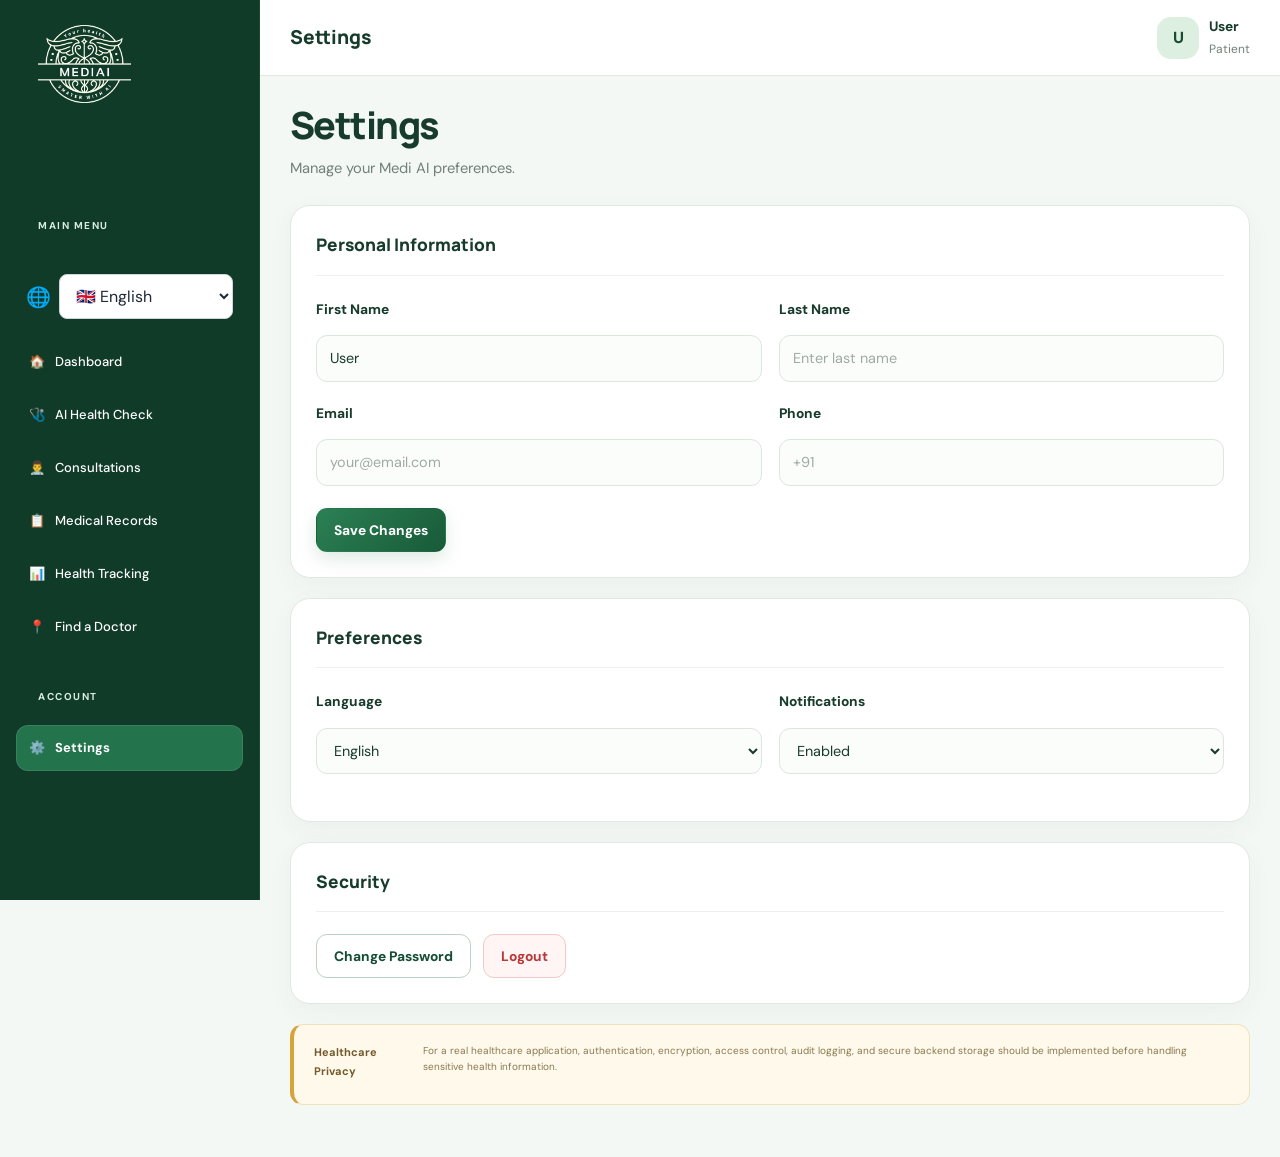
<file: settings.html>
<!DOCTYPE html>
<html lang="en">
<head>
    <meta charset="UTF-8">
    <meta name="viewport" content="width=device-width, initial-scale=1.0">
    <meta name="theme-color" content="#103b29">
    <title>Medi AI — Settings</title>

    <link rel="stylesheet" href="css/style.css">
    <link rel="preconnect" href="https://fonts.googleapis.com">
    <link rel="preconnect" href="https://fonts.gstatic.com" crossorigin>
    <link href="https://fonts.googleapis.com/css2?family=DM+Sans:wght@400;500;600;700&family=Manrope:wght@400;500;600;700;800&display=swap" rel="stylesheet">

    <style>
        :root {
            --settings-ink: #173b2c;
            --settings-muted: #718078;
            --settings-green: #23734d;
            --settings-green-dark: #164d34;
            --settings-forest: #103b29;
            --settings-forest-light: #174c35;
            --settings-mint: #eaf4ed;
            --settings-border: #e0e9e1;
            --settings-bg: #f4f8f5;
            --settings-white: #ffffff;
            --settings-danger: #b93838;
        }

        * { box-sizing: border-box; }

        html { scroll-behavior: smooth; }

        body.settings-page {
            margin: 0;
            background: var(--settings-bg);
            color: var(--settings-ink);
            font-family: "DM Sans", sans-serif;
        }

        .settings-page button,
        .settings-page input,
        .settings-page select { font: inherit; }

        .settings-page a { text-decoration: none; }

        /* Keep the same left-sidebar/right-content layout. */
        .settings-page .app {
            display: grid !important;
            grid-template-columns: 260px minmax(0, 1fr) !important;
            align-items: stretch;
            gap: 0;
            min-height: 100vh;
        }

        .settings-page .sidebar {
            position: sticky;
            top: 0;
            display: flex;
            flex-direction: column;
            width: 260px;
            min-width: 0;
            height: 100vh;
            min-height: 100vh;
            padding: 25px 16px;
            overflow-y: auto;
            border-right: 1px solid var(--settings-forest-light);
            border-radius: 0;
            background: var(--settings-forest) !important;
            color: #ffffff !important;
        }

        .settings-page .sidebar .brand {
            display: flex;
            align-items: center;
            width: 100%;
            flex: 0 0 auto;
        }

        .settings-page .sidebar .logo {
            display: flex;
            align-items: center;
            width: 100%;
            min-height: 82px;
            margin: 0 2px 28px;
        }

        .settings-page .sidebar .logo img {
            display: block;
            width: 210px;
            max-width: 100%;
            max-height: 78px;
            height: auto;
            object-fit: contain;
            object-position: left center;
        }

        .settings-page .sidebar .nav-title {
            display: block;
            margin: 0 10px 12px;
            color: #d9eee0 !important;
            font-size: 10px;
            font-weight: 700;
            letter-spacing: 1.5px;
            text-transform: uppercase;
        }

        .settings-page .sidebar .nav {
            display: flex;
            flex-direction: column;
            gap: 7px;
            width: 100%;
            margin: 0 0 24px;
            padding: 0;
        }

        .settings-page .sidebar .nav a {
            display: flex;
            align-items: center;
            gap: 10px;
            width: 100%;
            min-height: 46px;
            padding: 11px 12px;
            border: 1px solid transparent;
            border-radius: 12px;
            background: transparent !important;
            color: #ffffff !important;
            font-size: 13px;
            font-weight: 500;
            line-height: 1.4;
            transition: background .2s ease, color .2s ease;
        }

        .settings-page .sidebar .nav a:hover {
            background: var(--settings-forest-light) !important;
            color: #ffffff !important;
        }

        .settings-page .sidebar .nav a.active {
            border-color: rgba(255,255,255,.1);
            background: var(--settings-green) !important;
            color: #ffffff !important;
            font-weight: 700;
        }

        .settings-page .sidebar .nav a span { color: inherit !important; }

        .settings-page main {
            grid-column: 2;
            min-width: 0;
            width: 100%;
            max-width: none;
            margin: 0;
        }

        .settings-page main > header {
            display: flex;
            align-items: center;
            justify-content: space-between;
            gap: 18px;
            min-height: 76px;
            padding: 18px 30px;
            border-bottom: 1px solid var(--settings-border);
            background: rgba(255,255,255,.94);
        }

        .settings-page main > header h3 {
            margin: 0;
            color: var(--settings-ink);
            font-family: "Manrope", sans-serif;
            font-size: 1.2rem;
            font-weight: 800;
        }

        .settings-page .profile {
            display: flex;
            align-items: center;
            gap: 10px;
            min-width: 0;
        }

        .settings-page .avatar {
            display: grid;
            flex: 0 0 42px;
            width: 42px;
            height: 42px;
            place-items: center;
            border-radius: 14px;
            background: #dcefe1;
            color: var(--settings-green-dark);
            font-weight: 800;
        }

        .settings-page .profile strong,
        .settings-page .profile small { display: block; }

        .settings-page .profile strong {
            color: var(--settings-ink);
            font-size: .86rem;
        }

        .settings-page .profile small {
            margin-top: 3px;
            color: var(--settings-muted);
            font-size: .75rem;
        }

        .settings-page .content {
            /* Fill the space beside the sidebar and align content to the left. */
            width: 100%;
            max-width: none;
            margin: 0;
            padding: 26px 30px 32px;
        }

        .settings-page .page-header { margin-bottom: 24px; }

        .settings-page .page-header h1 {
            margin: 0;
            color: var(--settings-ink);
            font-family: "Manrope", sans-serif;
            font-size: clamp(1.8rem, 3vw, 2.35rem);
            font-weight: 800;
            letter-spacing: -.04em;
            line-height: 1.2;
        }

        .settings-page .page-header p {
            margin: 9px 0 0;
            color: var(--settings-muted);
            font-size: .92rem;
            line-height: 1.7;
        }

        .settings-page .card {
            min-width: 0;
            margin-bottom: 20px;
            padding: 25px;
            border: 1px solid var(--settings-border);
            border-radius: 20px;
            background: #ffffff;
            box-shadow: 0 8px 26px rgba(23,59,44,.045);
        }

        .settings-page .card h2 {
            margin: 0 0 22px;
            padding-bottom: 16px;
            border-bottom: 1px solid #edf1ed;
            color: var(--settings-ink);
            font-family: "Manrope", sans-serif;
            font-size: 1.08rem;
            font-weight: 800;
        }

        .settings-page .form-grid {
            display: grid;
            grid-template-columns: repeat(2, minmax(0, 1fr));
            gap: 20px 17px;
            margin-bottom: 22px;
        }

        .settings-page .field { min-width: 0; }

        .settings-page .field label {
            display: block;
            margin-bottom: 8px;
            color: var(--settings-ink);
            font-size: .86rem;
            font-weight: 750;
        }

        .settings-page .field input,
        .settings-page .field select {
            display: block;
            width: 100%;
            min-width: 0;
            min-height: 46px;
            padding: 11px 13px;
            border: 1px solid #dce6dd;
            border-radius: 11px;
            outline: none;
            color: var(--settings-ink);
            background: #fbfdfb;
            font-size: .9rem;
            transition: border-color .2s, box-shadow .2s, background .2s;
        }

        .settings-page .field input:focus,
        .settings-page .field select:focus {
            border-color: #6c9c79;
            background: #ffffff;
            box-shadow: 0 0 0 3px rgba(35,115,77,.1);
        }

        .settings-page .field input::placeholder { color: #a0aaa3; }

        .settings-page .btn {
            display: inline-flex;
            align-items: center;
            justify-content: center;
            gap: 8px;
            min-height: 44px;
            padding: 10px 17px;
            border: 1px solid transparent;
            border-radius: 11px;
            cursor: pointer;
            font-size: .86rem;
            font-weight: 750;
            transition: transform .2s, background .2s, box-shadow .2s;
        }

        .settings-page .btn:hover { transform: translateY(-1px); }

        .settings-page .btn-primary {
            background: linear-gradient(135deg, #2c8054, #185a38);
            color: #ffffff;
            box-shadow: 0 7px 17px rgba(35,115,77,.15);
        }

        .settings-page .btn-primary:hover {
            box-shadow: 0 10px 22px rgba(35,115,77,.22);
        }

        .settings-page .btn-outline {
            border-color: #b9d4c1;
            background: #ffffff;
            color: var(--settings-green-dark);
        }

        .settings-page .btn-outline:hover { background: #f1f8f2; }

        .settings-page .btn-danger {
            margin-left: 8px;
            border-color: #f0caca;
            background: #fff5f5;
            color: var(--settings-danger);
        }

        .settings-page .btn-danger:hover { background: #ffeaea; }

        .settings-page .notice.warning {
            padding: 18px 20px;
            border: 1px solid #f0e2bd;
            border-left: 4px solid #d6a33b;
            border-radius: 13px;
            background: #fff9eb;
            color: #725a2c;
            font-size: .88rem;
            line-height: 1.7;
        }

        .settings-page .notice.warning strong {
            display: block;
            margin-bottom: 5px;
            color: #725a2c;
        }

        .settings-page .notice.warning p { margin: 0; }

        .settings-page :focus-visible {
            outline: 3px solid #76a988;
            outline-offset: 3px;
        }

        @media (max-width: 1000px) {
            .settings-page .app {
                grid-template-columns: 225px minmax(0, 1fr) !important;
            }

            .settings-page .sidebar { width: 225px; }
            .settings-page .content { padding: 24px; }
            .settings-page main > header { padding: 17px 24px; }
        }

        @media (max-width: 720px) {
            .settings-page .app {
                grid-template-columns: 1fr !important;
            }

            .settings-page .sidebar {
                position: relative;
                top: auto;
                width: 100%;
                height: auto;
                min-height: 0;
                padding: 15px;
                border-right: 0;
                border-radius: 0;
                overflow: visible;
            }

            .settings-page .sidebar .logo { min-height: 68px; margin: 0 3px 20px; }
            .settings-page .sidebar .logo img { width: 180px; max-height: 65px; }

            .settings-page .sidebar .nav-title { margin: 0 7px 9px; }

            .settings-page main {
                grid-column: 1;
                width: 100%;
                min-width: 0;
            }

            .settings-page .sidebar .nav {
                display: flex;
                flex-direction: row;
                flex-wrap: wrap;
                gap: 6px;
                margin-bottom: 17px;
            }

            .settings-page .sidebar .nav a {
                width: auto;
                min-height: 39px;
                padding: 9px 10px;
                font-size: .75rem;
            }

            .settings-page main > header {
                padding: 16px 18px;
            }

            .settings-page .content { width: 100%; max-width: none; margin: 0; padding: 20px 14px; }
            .settings-page .card { padding: 19px; border-radius: 17px; }
            .settings-page .form-grid { grid-template-columns: 1fr; gap: 17px; }
            .settings-page .btn { width: 100%; }
            .settings-page .btn-danger { margin: 10px 0 0; }
        }

        @media (max-width: 420px) {
            .settings-page main > header h3 { font-size: 1.02rem; }
            .settings-page .profile { gap: 7px; }
            .settings-page .avatar { flex-basis: 36px; width: 36px; height: 36px; }
            .settings-page .profile small { font-size: .69rem; }
            .settings-page .page-header h1 { font-size: 1.7rem; }
        }

        @media (prefers-reduced-motion: reduce) {
            *, *::before, *::after {
                scroll-behavior: auto !important;
                animation-duration: .01ms !important;
                transition-duration: .01ms !important;
            }
        }
    </style>
</head>

<body class="settings-page">
<div class="app">

    <!-- SIDEBAR: SAME MENU ITEMS AS THE OTHER MEDI AI PAGES -->
    <aside class="sidebar" aria-label="Sidebar">
        <a class="brand" href="welcome.html" aria-label="Medi AI home">
            <div class="logo">
                 <img src="download.png" alt="Medi AI logo" width="165">
            </div>
        </a>

        <p class="nav-title" data-i18n="main">MAIN MENU</p>

        <nav class="nav" aria-label="Main navigation">
            <a href="index.html">
                🏠 <span data-i18n="dashboard">Dashboard</span>
            </a>
            <a href="ai-health-check.html">
                🩺 <span data-i18n="aiHealthCheck">AI Health Check</span>
            </a>
            <a href="consultations.html">
                👨‍⚕️ <span data-i18n="consultations">Consultations</span>
            </a>
            <a href="medical-records.html">
                📋 <span data-i18n="medicalRecords">Medical Records</span>
            </a>
            <a href="health-tracking.html">
                📊 <span data-i18n="healthTracking">Health Tracking</span>
            </a>
            <a href="find-doctor.html">
                📍 <span data-i18n="findDoctor">Find a Doctor</span>
            </a>
        </nav>

        <p class="nav-title" data-i18n="account">ACCOUNT</p>

        <nav class="nav" aria-label="Account navigation">
            <a href="settings.html" class="active" aria-current="page">
                ⚙️ <span data-i18n="settings">Settings</span>
            </a>
        </nav>
    </aside>

    <!-- MAIN CONTENT -->
    <main>
        <header>
            <div>
                <h3 data-i18n="settings">Settings</h3>
            </div>

            <div class="profile">
                <div class="avatar" aria-hidden="true">U</div>
                <div>
                    <strong data-i18n="user">User</strong>
                    <small data-i18n="patient">Patient</small>
                </div>
            </div>
        </header>

        <section class="content">
            <div class="page-header">
                <div>
                    <h1 data-i18n="settings">Settings</h1>
                    <p data-i18n="settingsDescription">Manage your Medi AI preferences.</p>
                </div>
            </div>

            <!-- PERSONAL INFORMATION -->
            <section class="card" aria-labelledby="personalInformationHeading">
                <h2 id="personalInformationHeading" data-i18n="personalInformation">Personal Information</h2>

                <div class="form-grid">
                    <div class="field">
                        <label for="firstName" data-i18n="firstName">First Name</label>
                        <input id="firstName" type="text" value="User" autocomplete="given-name">
                    </div>

                    <div class="field">
                        <label for="lastName" data-i18n="lastName">Last Name</label>
                        <input id="lastName" type="text" data-i18n-placeholder="enterLastNamePlaceholder" placeholder="Enter last name" autocomplete="family-name">
                    </div>

                    <div class="field">
                        <label for="email" data-i18n="email">Email</label>
                        <input id="email" type="email" data-i18n-placeholder="emailPlaceholder" placeholder="your@email.com" autocomplete="email">
                    </div>

                    <div class="field">
                        <label for="phone" data-i18n="phone">Phone</label>
                        <input id="phone" type="tel" placeholder="+91" autocomplete="tel">
                    </div>
                </div>

                <button type="button" id="saveChangesButton" class="btn btn-primary" data-i18n="saveChanges">
                    Save Changes
                </button>
            </section>

            <!-- PREFERENCES -->
            <section class="card" aria-labelledby="preferencesHeading">
                <h2 id="preferencesHeading" data-i18n="preferences">Preferences</h2>

                <div class="form-grid">
                    <div class="field">
                        <label for="languageSelect" data-i18n="language">Language</label>
                        <select id="languageSelect">
                            <option value="en">English</option>
                            <option value="hi">हिन्दी</option>
                            <option value="gu">ગુજરાતી</option>
                        </select>
                    </div>

                    <div class="field">
                        <label for="notifications" data-i18n="notifications">Notifications</label>
                        <select id="notifications">
                            <option value="enabled" data-i18n="enabled">Enabled</option>
                            <option value="disabled" data-i18n="disabled">Disabled</option>
                        </select>
                    </div>
                </div>
            </section>

            <!-- SECURITY -->
            <section class="card" aria-labelledby="securityHeading">
                <h2 id="securityHeading" data-i18n="security">Security</h2>

                <button type="button" id="changePasswordButton" class="btn btn-outline" data-i18n="changePassword">
                    Change Password
                </button>

                <button type="button" id="logoutButton" class="btn btn-danger" data-i18n="logout">
                    Logout
                </button>
            </section>

            <!-- PRIVACY NOTICE -->
            <section class="notice warning" aria-label="Healthcare privacy notice">
                <strong data-i18n="healthcarePrivacy">Healthcare Privacy</strong>
                <p data-i18n="healthcarePrivacyDescription">
                    For a real healthcare application, authentication, encryption, access control,
                    audit logging, and secure backend storage should be implemented before handling
                    sensitive health information.
                </p>
            </section>
        </section>
    </main>
</div>

<script src="js/app.js" defer></script>
<script src="js/i18n.js" defer></script>

<script>
    document.addEventListener("DOMContentLoaded", function () {
        const languageSelect = document.getElementById("languageSelect");
        const notificationsSelect = document.getElementById("notifications");
        const saveButton = document.getElementById("saveChangesButton");
        const passwordButton = document.getElementById("changePasswordButton");
        const logoutButton = document.getElementById("logoutButton");

        function currentLanguage() {
            return localStorage.getItem("mediAI-language") || "en";
        }

        function translatedMessage(key, fallback) {
            const language = currentLanguage();
            const dictionary = window.translations;

            if (dictionary && dictionary[language] && dictionary[language][key]) {
                return dictionary[language][key];
            }

            if (dictionary && dictionary.en && dictionary.en[key]) {
                return dictionary.en[key];
            }

            return fallback;
        }

        // Match the language selector to the saved app language.
        if (languageSelect) {
            const savedLanguage = currentLanguage();
            if ([...languageSelect.options].some(option => option.value === savedLanguage)) {
                languageSelect.value = savedLanguage;
            }

            languageSelect.addEventListener("change", function () {
                localStorage.setItem("mediAI-language", languageSelect.value);
                // Reload so the existing translation script can reapply page text.
                window.location.reload();
            });
        }

        // Save preferences locally for this demo. Connect a secure backend for real accounts.
        if (notificationsSelect) {
            const savedNotifications = localStorage.getItem("mediAI-notifications");
            if (savedNotifications && [...notificationsSelect.options].some(option => option.value === savedNotifications)) {
                notificationsSelect.value = savedNotifications;
            }
            notificationsSelect.addEventListener("change", function () {
                localStorage.setItem("mediAI-notifications", notificationsSelect.value);
            });
        }

        if (saveButton) {
            saveButton.addEventListener("click", function () {
                const profile = {
                    firstName: document.getElementById("firstName").value.trim(),
                    lastName: document.getElementById("lastName").value.trim(),
                    email: document.getElementById("email").value.trim(),
                    phone: document.getElementById("phone").value.trim()
                };

                // Demo-only local storage; do not store sensitive health data this way.
                localStorage.setItem("mediAI-profile", JSON.stringify(profile));
                alert(translatedMessage("settingsSavedMessage", "Your settings have been saved on this device for this demo."));
            });
        }

        if (passwordButton) {
            passwordButton.addEventListener("click", function () {
                alert(translatedMessage("passwordDemoMessage", "Password changes are not connected yet. Connect an authentication service to enable this feature."));
            });
        }

        if (logoutButton) {
            logoutButton.addEventListener("click", function () {
                if (typeof window.logout === "function") {
                    window.logout();
                } else {
                    const confirmed = window.confirm("Log out of Medi AI?");
                    if (confirmed) {
                        window.location.href = "welcome.html";
                    }
                }
            });
        }

        // Restore saved profile fields if they exist.
        try {
            const savedProfile = JSON.parse(localStorage.getItem("mediAI-profile") || "null");
            if (savedProfile) {
                ["firstName", "lastName", "email", "phone"].forEach(function (field) {
                    const input = document.getElementById(field);
                    if (input && typeof savedProfile[field] === "string") {
                        input.value = savedProfile[field];
                    }
                });
            }
        } catch (error) {
            console.warn("Saved settings could not be read.", error);
        }
    });
</script>

</body>
</html>
</file>
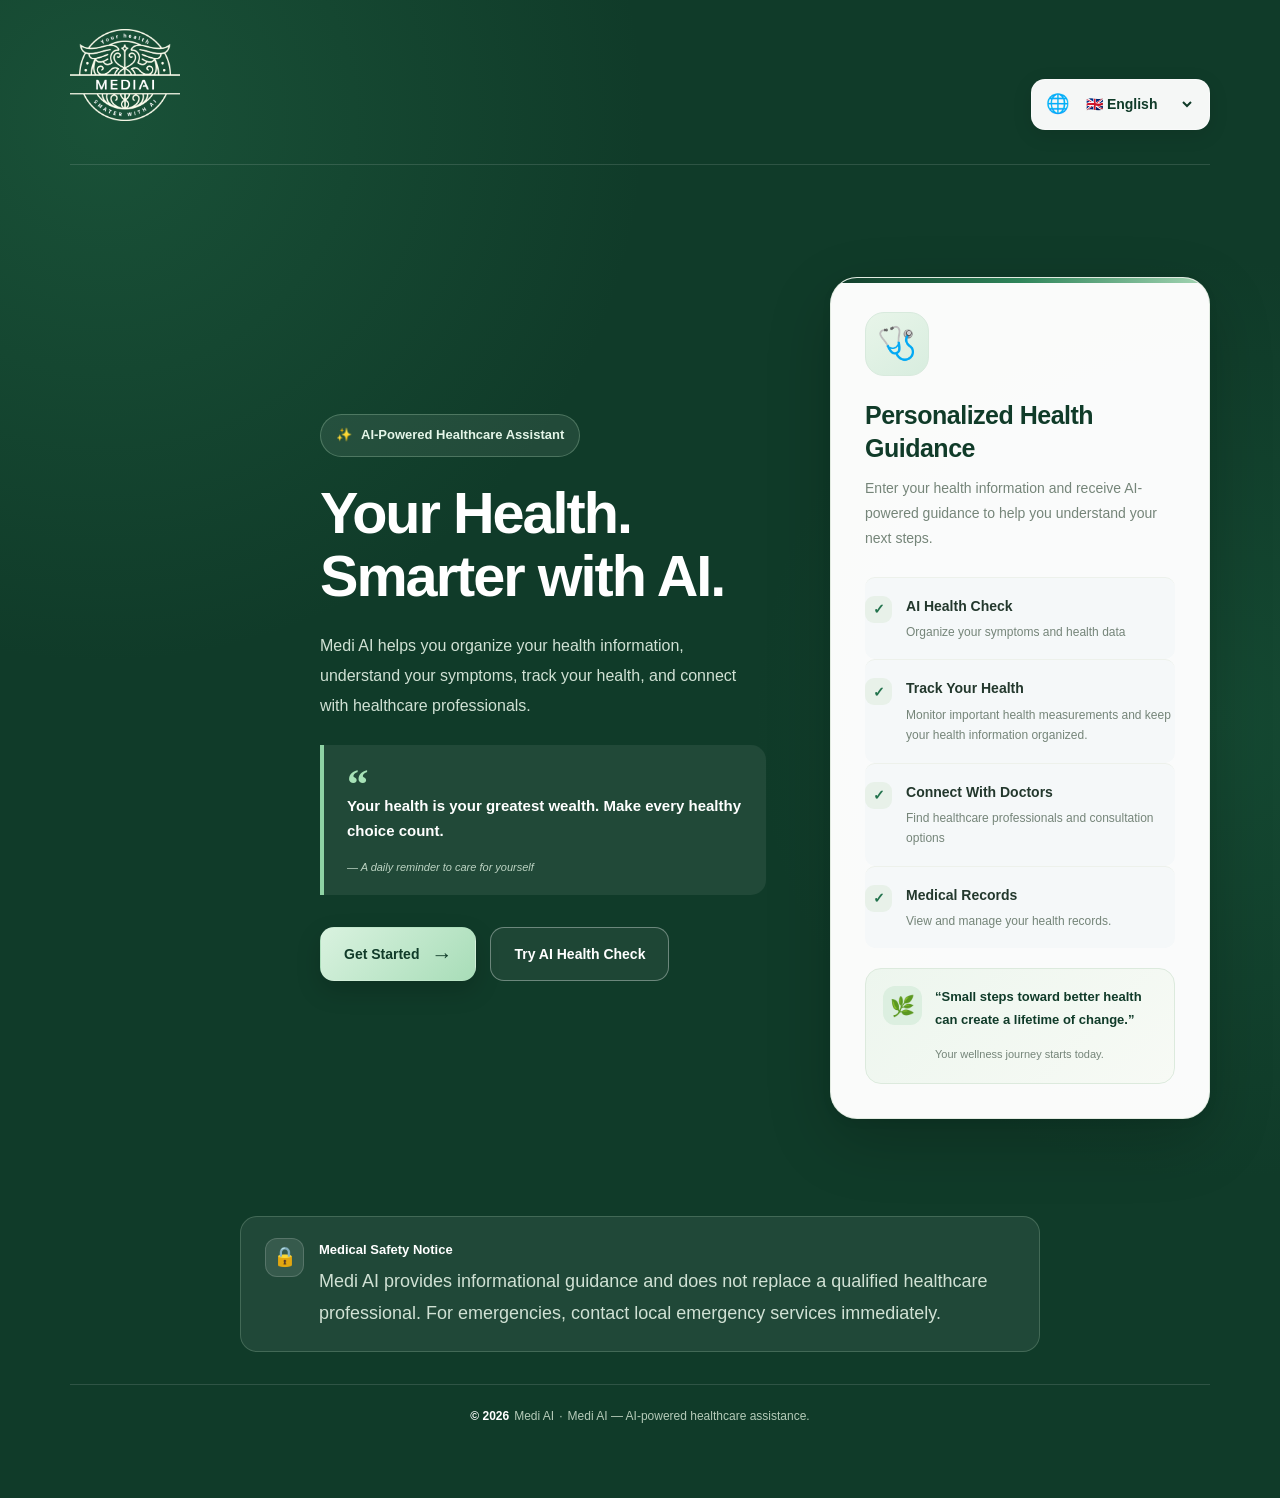
<file: welcome.html>
<!DOCTYPE html>
<html lang="en">
<head>
    <meta charset="UTF-8">
    <meta name="viewport" content="width=device-width, initial-scale=1.0">
    <meta name="theme-color" content="#103b29">
    <meta name="description" content="Medi AI helps you organize health information, understand symptoms, and connect with healthcare professionals.">
    <title>Medi AI | Smarter Healthcare</title>
    <link rel="stylesheet" href="css/style.css">
    <style>
        :root {
            --forest: #103b29;
            --forest-light: #174c35;
            --green: #23734d;
            --green-bright: #2f855a;
            --sage: #e8f1e9;
            --sage-light: #f3f7f1;
            --mint: #d9eee0;
            --text: #23382d;
            --muted: #758579;
            --border: #e1eae0;
            --white: #ffffff;
        }

        * { box-sizing: border-box; }

        html {
            scroll-behavior: smooth;
            width: 100%;
            overflow-x: clip;
        }

        body.welcome-page {
            margin: 0;
            min-height: 100vh;
            width: 100%;
            color: var(--white);
            background:
                radial-gradient(circle at 8% 8%, rgba(47, 133, 90, .30), transparent 30%),
                radial-gradient(circle at 95% 48%, rgba(35, 115, 77, .25), transparent 32%),
                var(--forest);
            font-family: Inter, "Segoe UI", Arial, sans-serif;
            -webkit-font-smoothing: antialiased;
        }

        body.welcome-page a { text-decoration: none; }
        body.welcome-page button,
        body.welcome-page select,
        body.welcome-page a { -webkit-tap-highlight-color: transparent; }
        body.welcome-page img { max-width: 100%; }

        /* Override generic rules from css/style.css that made a white strip. */
        body.welcome-page .welcome-container,
        body.welcome-page .welcome-topbar,
        body.welcome-page .welcome-content,
        body.welcome-page main {
            background-color: transparent !important;
            box-shadow: none;
        }

        body.welcome-page .welcome-container {
            width: min(1240px, calc(100% - 64px));
            margin-inline: auto;
        }

        /* TOP NAVIGATION */
        .welcome-topbar {
            min-height: 120px;
            display: flex;
            align-items: center;
            justify-content: space-between;
            gap: 24px;
            padding: 12px 0;
            border: 0;
            border-bottom: 1px solid rgba(255, 255, 255, .13);
            border-radius: 0;
            background: transparent !important;
            box-shadow: none !important;
        }

        .welcome-logo {
            display: flex;
            align-items: center;
            flex: 0 1 auto;
            min-width: 0;
            max-width: 100%;
            overflow: hidden;
            line-height: 0;
        }

        .welcome-logo img {
            display: block;
            width: 280px;
            max-width: 100%;
            height: 92px;
            object-fit: contain;
            object-position: left center;
            mix-blend-mode: multiply;
            background: transparent !important;
            border: 0;
            outline: 0;
            box-shadow: none;
            padding: 0;
            margin: 0;
        }

        .welcome-language {
            display: flex;
            align-items: center;
            justify-content: center;
            gap: 10px;
            flex-shrink: 0;
            padding: 9px 14px;
            background: rgba(255, 255, 255, .96);
            border: 1px solid rgba(255, 255, 255, .35);
            border-radius: 14px;
            box-shadow: 0 5px 20px rgba(0, 0, 0, .10);
        }

        .welcome-language > span { font-size: 19px; }

        .welcome-language select {
            min-width: 115px;
            max-width: 100%;
            padding: 5px 20px 5px 2px;
            color: var(--forest);
            background: transparent;
            border: none;
            outline: none;
            font-size: 14px;
            font-weight: 600;
            cursor: pointer;
        }

        /* HERO */
        .welcome-content {
            display: grid;
            grid-template-columns: minmax(0, 1.08fr) minmax(0, .92fr);
            align-items: center;
            gap: clamp(32px, 5vw, 76px);
            padding: 62px 0 52px;
            border: 0;
        }

        .welcome-text { min-width: 0; }

        .welcome-badge {
            display: inline-flex;
            align-items: center;
            gap: 9px;
            margin-bottom: 25px;
            padding: 10px 15px;
            color: #e4f5e8;
            background: rgba(255, 255, 255, .08);
            border: 1px solid rgba(185, 225, 194, .28);
            border-radius: 999px;
            font-size: 13px;
            font-weight: 700;
        }

        /* Secondary logo beside the main welcome headline */
        .welcome-headline-row {
            display: flex;
            align-items: flex-start;
            gap: 16px;
            margin: 0 0 22px;
            min-width: 0;
        }

        .welcome-hero-logo {
            display: block;
            flex: 0 0 112px;
            width: 112px;
            height: 96px;
            margin-top: 5px;
            object-fit: contain;
            object-position: left top;
            mix-blend-mode: screen;
            background: transparent;
            border: 0;
            box-shadow: none;
        }

        .welcome-text h1 {
            flex: 1 1 auto;
            min-width: 0;
            max-width: 650px;
            margin: 0;
            color: var(--white);
            font-size: clamp(38px, 4.5vw, 64px);
            font-weight: 800;
            line-height: 1.1;
            letter-spacing: -2px;
            overflow-wrap: break-word;
        }

        .welcome-text h1 span { color: inherit; }

        .welcome-text > p {
            max-width: 540px;
            margin: 0;
            color: #d0e1d4;
            font-size: 16px;
            line-height: 1.9;
        }

        .welcome-quote {
            position: relative;
            margin-top: 23px;
            padding: 17px 20px 17px 23px;
            background: rgba(255, 255, 255, .07);
            border-left: 4px solid #8ed3a4;
            border-radius: 0 15px 15px 0;
        }

        .welcome-quote .quote-mark {
            display: block;
            height: 28px;
            color: #a7e2b7;
            font-family: Georgia, serif;
            font-size: 43px;
            font-weight: bold;
            line-height: 1;
        }

        .welcome-quote p {
            margin: 3px 0 9px;
            color: #ffffff;
            font-size: 15px;
            font-weight: 600;
            line-height: 1.7;
        }

        .welcome-quote .quote-author {
            color: #bdd4c3;
            font-size: 11px;
            font-style: italic;
        }

        /* BUTTONS */
        .welcome-buttons {
            display: flex;
            align-items: center;
            flex-wrap: wrap;
            gap: 14px;
            margin-top: 32px;
        }

        .welcome-buttons .btn {
            min-height: 54px;
            display: inline-flex;
            align-items: center;
            justify-content: center;
            gap: 12px;
            padding: 0 23px;
            border: 1px solid transparent;
            border-radius: 14px;
            font-size: 14px;
            font-weight: 700;
            text-align: center;
            transition: transform .2s ease, box-shadow .2s ease, background .2s ease;
        }

        .welcome-buttons .btn:hover { transform: translateY(-3px); }

        .welcome-buttons .btn:focus-visible {
            outline: 3px solid #a7e2b7;
            outline-offset: 4px;
        }

        .welcome-buttons .btn-primary {
            color: var(--forest);
            background: linear-gradient(135deg, #d9f2df, #a8ddb8);
            box-shadow: 0 10px 25px rgba(0, 0, 0, .17);
        }

        .welcome-buttons .btn-primary:hover {
            background: #ffffff;
            box-shadow: 0 14px 30px rgba(0, 0, 0, .23);
        }

        .welcome-buttons .btn-primary span:last-child {
            font-size: 21px;
            line-height: 1;
        }

        .welcome-buttons .btn-outline {
            color: var(--white);
            background: rgba(255, 255, 255, .06);
            border-color: rgba(255, 255, 255, .35);
        }

        .welcome-buttons .btn-outline:hover {
            background: rgba(255, 255, 255, .13);
            border-color: #a8ddb8;
        }

        /* FEATURE CARD */
        .welcome-card {
            position: relative;
            min-width: 0;
            overflow: hidden;
            padding: clamp(24px, 3vw, 34px);
            color: var(--text);
            background: rgba(255, 255, 255, .98);
            border: 1px solid rgba(225, 234, 224, .95);
            border-radius: 27px;
            box-shadow: 0 22px 65px rgba(0, 0, 0, .20), 0 3px 10px rgba(0, 0, 0, .05);
        }

        .welcome-card::before {
            content: "";
            position: absolute;
            top: 0;
            left: 0;
            right: 0;
            height: 5px;
            background: linear-gradient(90deg, var(--forest), var(--green-bright), #a5d6b4);
        }

        .welcome-card-icon {
            width: 64px;
            height: 64px;
            display: flex;
            align-items: center;
            justify-content: center;
            margin-bottom: 23px;
            background: linear-gradient(145deg, #e8f5e9, #d8eddf);
            border: 1px solid #d8eadd;
            border-radius: 19px;
            font-size: 32px;
        }

        .welcome-card h2 {
            margin: 0 0 12px;
            color: var(--forest);
            font-size: 25px;
            font-weight: 800;
            line-height: 1.3;
            letter-spacing: -.5px;
        }

        .welcome-card > p {
            margin: 0;
            color: var(--muted);
            font-size: 14px;
            line-height: 1.8;
        }

        .welcome-features {
            display: grid;
            gap: 0;
            margin-top: 25px;
        }

        .welcome-feature {
            display: flex;
            align-items: flex-start;
            gap: 14px;
            padding: 17px 0;
            border-top: 1px solid #edf1eb;
        }

        .welcome-feature > span {
            width: 27px;
            height: 27px;
            flex-shrink: 0;
            display: flex;
            align-items: center;
            justify-content: center;
            margin-top: 1px;
            color: var(--green);
            background: var(--sage);
            border-radius: 9px;
            font-size: 14px;
            font-weight: 800;
        }

        .welcome-feature > div { min-width: 0; }

        .welcome-feature strong {
            display: block;
            margin-bottom: 5px;
            color: var(--text);
            font-size: 14px;
            font-weight: 750;
        }

        .welcome-feature small {
            display: block;
            color: var(--muted);
            font-size: 12px;
            line-height: 1.7;
        }

        .inspiration-card {
            display: flex;
            align-items: flex-start;
            gap: 13px;
            margin-top: 20px;
            padding: 17px;
            background: linear-gradient(135deg, #edf6ee, #f7faf5);
            border: 1px solid #dceadd;
            border-radius: 16px;
        }

        .inspiration-icon {
            display: flex;
            align-items: center;
            justify-content: center;
            flex: 0 0 39px;
            width: 39px;
            height: 39px;
            background: #dcefe0;
            border-radius: 12px;
            font-size: 20px;
        }

        .inspiration-quote {
            margin: 0 0 8px;
            color: var(--forest);
            font-size: 13px;
            font-weight: 650;
            line-height: 1.75;
        }

        .inspiration-caption {
            color: var(--muted);
            font-size: 11px;
            line-height: 1.6;
        }

        /* SAFETY NOTICE */
        .welcome-safety {
            display: flex;
            align-items: flex-start;
            gap: 15px;
            margin-bottom: 32px;
            padding: 21px 24px;
            background: rgba(255, 255, 255, .07);
            border: 1px solid rgba(205, 234, 211, .20);
            border-radius: 17px;
        }

        .welcome-safety > span {
            width: 39px;
            height: 39px;
            flex-shrink: 0;
            display: flex;
            align-items: center;
            justify-content: center;
            background: rgba(255, 255, 255, .10);
            border: 1px solid rgba(255, 255, 255, .16);
            border-radius: 12px;
            font-size: 19px;
        }

        .welcome-safety p {
            margin: 0;
            color: #d0e1d4;
            font-size: 12px;
            line-height: 1.8;
        }

        .welcome-safety strong {
            display: inline-block;
            margin-bottom: 4px;
            color: #ffffff;
            font-size: 13px;
        }

        /* FOOTER */
        .welcome-footer {
            display: flex;
            align-items: center;
            justify-content: center;
            flex-wrap: wrap;
            gap: 5px;
            padding: 22px 0 27px;
            color: #b5cbb9;
            border-top: 1px solid rgba(255, 255, 255, .13);
            font-size: 12px;
            text-align: center;
        }

        .welcome-footer span:first-of-type { color: #ffffff; font-weight: 700; }

        @media (min-width: 951px) and (max-width: 1200px) {
            body.welcome-page .welcome-container { width: calc(100% - 48px); }
            .welcome-content { gap: 32px; padding-top: 48px; }
            .welcome-logo img { width: 250px; height: 84px; }
            .welcome-text h1 { font-size: clamp(36px, 4vw, 52px); letter-spacing: -1.5px; }
            .welcome-hero-logo { flex-basis: 96px; width: 96px; height: 88px; }
            .welcome-card { padding: 25px; }
            .welcome-buttons { gap: 10px; }
            .welcome-buttons .btn { padding-inline: 17px; }
        }

        @media (max-width: 950px) {
            body.welcome-page .welcome-container { width: min(calc(100% - 44px), 720px); }
            .welcome-content { grid-template-columns: minmax(0, 1fr); gap: 38px; padding: 48px 0 40px; }
            .welcome-text { max-width: 700px; }
            .welcome-headline-row { gap: 16px; }
            .welcome-hero-logo { flex-basis: 100px; width: 100px; height: 88px; }
            .welcome-text h1 { max-width: 650px; font-size: clamp(42px, 7vw, 60px); }
            .welcome-card { max-width: 650px; width: 100%; }
        }

        @media (max-width: 560px) {
            body.welcome-page .welcome-container { width: calc(100% - 32px); }
            .welcome-topbar { min-height: 78px; gap: 10px; }
            .welcome-logo { flex: 1 1 auto; min-width: 0; }
            .welcome-logo img { width: 100%; max-width: 205px; height: 68px; }
            .welcome-language { gap: 5px; padding: 7px; border-radius: 11px; }
            .welcome-language > span { font-size: 15px; }
            .welcome-language select { min-width: 0; width: 95px; padding-right: 0; font-size: 11px; }
            .welcome-content { gap: 28px; padding: 36px 0 30px; }
            .welcome-badge { gap: 7px; margin-bottom: 20px; padding: 9px 12px; font-size: 11px; }
            .welcome-headline-row { align-items: flex-start; gap: 10px; margin-bottom: 17px; }
            .welcome-hero-logo { flex-basis: 70px; width: 70px; height: 70px; margin-top: 3px; }
            .welcome-text h1 { margin-bottom: 0; font-size: clamp(30px, 7.4vw, 42px); line-height: 1.12; letter-spacing: -1.2px; }
            .welcome-text > p { font-size: 14px; line-height: 1.85; }
            .welcome-quote { margin-top: 19px; padding: 14px 15px 14px 18px; }
            .welcome-quote p { font-size: 13px; }
            .welcome-buttons { align-items: stretch; flex-direction: column; gap: 11px; margin-top: 25px; }
            .welcome-buttons .btn { width: 100%; min-height: 51px; }
            .welcome-card { padding: 24px 21px; border-radius: 22px; }
            .welcome-card-icon { width: 56px; height: 56px; margin-bottom: 18px; border-radius: 16px; font-size: 28px; }
            .welcome-card h2 { font-size: 22px; }
            .welcome-card > p { font-size: 13px; }
            .welcome-feature { gap: 11px; padding: 15px 0; }
            .welcome-feature strong { font-size: 13px; }
            .welcome-feature small { font-size: 11px; }
            .inspiration-card { padding: 14px; }
            .welcome-safety { gap: 11px; margin-bottom: 24px; padding: 16px; border-radius: 14px; }
            .welcome-safety > span { width: 34px; height: 34px; font-size: 16px; }
            .welcome-safety p { font-size: 11px; }
            .welcome-footer { padding: 19px 0 24px; font-size: 11px; line-height: 1.8; }
        }

        @media (max-width: 360px) {
            body.welcome-page .welcome-container { width: calc(100% - 24px); }
            .welcome-logo img { max-width: 155px; height: 56px; }
            .welcome-language { gap: 3px; padding: 6px; }
            .welcome-language select { width: 83px; font-size: 10px; }
            .welcome-headline-row { gap: 7px; }
            .welcome-hero-logo { flex-basis: 55px; width: 55px; height: 58px; }
            .welcome-text h1 { font-size: 30px; letter-spacing: -1px; }
            .welcome-card { padding: 20px 16px; }
        }

        @media (prefers-reduced-motion: reduce) {
            html { scroll-behavior: auto; }
            *, *::before, *::after {
                transition-duration: .01ms !important;
                animation-duration: .01ms !important;
            }
        }
    </style>
</head>

<body class="welcome-page">
    <div class="welcome-container">
        <header class="welcome-topbar">
            <a class="welcome-logo" href="welcome.html" aria-label="Medi AI home">
                <!-- Keep download.png beside welcome.html; update this path if it is in another folder. -->
                <img src="download.png" alt="Medi AI logo">
            </a>

            <div class="language-switcher welcome-language">
                <span aria-hidden="true">🌐</span>
                <select id="languageSelect" data-language-select aria-label="Select language">
                    <option value="en">🇬🇧 English</option>
                    <option value="hi">🇮🇳 हिन्दी</option>
                    <option value="gu">🇮🇳 ગુજરાતી</option>
                </select>
            </div>
        </header>

        <main class="welcome-content">
            <section class="welcome-text">
                <div class="welcome-badge">
                    <span aria-hidden="true">✨</span>
                    <span data-i18n="healthcare_assistant">AI-Powered Healthcare Assistant</span>
                </div>

                <div class="welcome-headline-row">
                   
                    <h1><span data-i18n="welcome_title">Your Health. Smarter with AI.</span></h1>
                </div>

                <p data-i18n="welcome_description">
                    Medi AI helps you organize your health information,
                    understand your symptoms, track your health,
                    and connect with healthcare professionals.
                </p>

                <div class="welcome-quote">
                    <span class="quote-mark" aria-hidden="true">“</span>
                    <p>Your health is your greatest wealth. Make every healthy choice count.</p>
                    <span class="quote-author">— A daily reminder to care for yourself</span>
                </div>

                <div class="welcome-buttons">
                    <a href="index.html" class="btn btn-primary btn-large">
                        <span data-i18n="get_started">Get Started</span>
                        <span aria-hidden="true">→</span>
                    </a>
                    <a href="ai-health-check.html" class="btn btn-outline btn-large">
                        <span data-i18n="try_health_check">Try AI Health Check</span>
                    </a>
                </div>
            </section>

            <section class="welcome-card">
                <div class="welcome-card-icon" aria-hidden="true">🩺</div>
                <h2 data-i18n="personalized_health">Personalized Health Guidance</h2>
                <p data-i18n="personalized_health_desc">
                    Enter your health information and receive AI-powered guidance to help you understand your next steps.
                </p>

                <div class="welcome-features">
                    <div class="welcome-feature">
                        <span aria-hidden="true">✓</span>
                        <div>
                            <strong data-i18n="ai_health_check">AI Health Check</strong>
                            <small>Organize your symptoms and health data</small>
                        </div>
                    </div>

                    <div class="welcome-feature">
                        <span aria-hidden="true">✓</span>
                        <div>
                            <strong data-i18n="track_health">Track Your Health</strong>
                            <small data-i18n="track_health_desc">Monitor important health information</small>
                        </div>
                    </div>

                    <div class="welcome-feature">
                        <span aria-hidden="true">✓</span>
                        <div>
                            <strong data-i18n="connect_doctors">Connect With Doctors</strong>
                            <small>Find healthcare professionals and consultation options</small>
                        </div>
                    </div>

                    <div class="welcome-feature">
                        <span aria-hidden="true">✓</span>
                        <div>
                            <strong data-i18n="medical_records">Medical Records</strong>
                            <small data-i18n="records_desc">Keep your health information organized</small>
                        </div>
                    </div>
                </div>

                <div class="inspiration-card">
                    <div class="inspiration-icon" aria-hidden="true">🌿</div>
                    <div>
                        <p class="inspiration-quote">“Small steps toward better health can create a lifetime of change.”</p>
                        <span class="inspiration-caption">Your wellness journey starts today.</span>
                    </div>
                </div>
            </section>
        </main>

        <aside class="welcome-safety">
            <span aria-hidden="true">🔒</span>
            <p>
                <strong data-i18n="safety_notice">Medical Safety Notice</strong><br>
                <span data-i18n="safety_description">
                    Medi AI provides informational guidance and does not replace a qualified healthcare professional.
                    For emergencies, contact local emergency services immediately.
                </span>
            </p>
        </aside>

        <footer class="welcome-footer">
            <span>© 2026</span>
            <span data-i18n="medi_ai">Medi AI</span>
            <span aria-hidden="true">·</span>
            <span data-i18n="footer_text">AI-powered healthcare assistance.</span>
        </footer>
    </div>

    <script src="js/app.js" defer></script>
    <script src="js/i18n.js" defer></script>
</body>
</html>
</file>
<file: css/style.css>
/* =========================================
   MEDI AI - COMMON STYLESHEET
   ========================================= */

:root {
    --primary: #147d75;
    --primary-light: #eaf8f5;
    --primary-hover: #0f685f;

    --dark: #14202b;
    --text: #35434d;
    --muted: #71808b;

    --white: #ffffff;
    --background: #f5f8f9;
    --border: #e1e8eb;

    --success: #1f9d72;
    --warning: #e3a11a;
    --danger: #d9534f;
    --blue: #3978c9;

    --shadow: 0 5px 20px rgba(20, 40, 50, 0.08);

    --sidebar-width: 250px;
}


/* =========================================
   RESET
   ========================================= */

* {
    margin: 0;
    padding: 0;
    box-sizing: border-box;
}

html {
    scroll-behavior: smooth;
}

body {
    font-family:
        Inter,
        Arial,
        Helvetica,
        sans-serif;

    background: var(--background);
    color: var(--text);
    line-height: 1.6;
}

a {
    text-decoration: none;
    color: inherit;
}

button,
input,
textarea,
select {
    font: inherit;
}


/* =========================================
   APP
   ========================================= */

.app {
    min-height: 100vh;
}


/* =========================================
   SIDEBAR
   ========================================= */

.sidebar {
    position: fixed;

    top: 0;
    left: 0;
    bottom: 0;

    width: var(--sidebar-width);

    background: var(--white);

    border-right: 1px solid var(--border);

    padding: 25px 15px;

    overflow-y: auto;

    z-index: 100;
}


/* Logo */

.logo {
    display: flex;
    align-items: center;
    gap: 10px;

    font-size: 22px;
    font-weight: 800;

    color: var(--primary);

    padding: 0 10px 30px;
}

.logo-icon {
    width: 38px;
    height: 38px;

    border-radius: 10px;

    display: flex;
    align-items: center;
    justify-content: center;

    background: var(--primary);
    color: white;

    font-weight: 800;
}


/* Navigation */

.nav-title {
    font-size: 11px;

    color: var(--muted);

    font-weight: 700;

    letter-spacing: 1px;

    padding: 15px 12px 8px;
}

.nav {
    display: flex;
    flex-direction: column;

    gap: 5px;
}

.nav a {
    display: flex;
    align-items: center;

    gap: 12px;

    padding: 12px 14px;

    border-radius: 9px;

    color: var(--text);

    font-size: 14px;

    transition: 0.2s;
}

.nav a:hover {
    background: var(--primary-light);
    color: var(--primary);
}

.nav a.active {
    background: var(--primary);
    color: white;
}


/* =========================================
   MAIN
   ========================================= */

main {
    margin-left: var(--sidebar-width);

    min-height: 100vh;
}


/* =========================================
   HEADER
   ========================================= */

header {
    height: 70px;

    background: var(--white);

    border-bottom: 1px solid var(--border);

    display: flex;
    align-items: center;
    justify-content: space-between;

    padding: 0 30px;

    position: sticky;
    top: 0;

    z-index: 50;
}


/* Search */

.search {
    display: flex;
    align-items: center;

    gap: 8px;

    background: var(--background);

    border: 1px solid var(--border);

    padding: 8px 14px;

    border-radius: 8px;
}

.search input {
    border: 0;
    outline: 0;

    background: transparent;

    min-width: 250px;
}


/* Profile */

.profile {
    display: flex;
    align-items: center;

    gap: 10px;
}

.profile small {
    display: block;
    color: var(--muted);
}

.avatar {
    width: 40px;
    height: 40px;

    border-radius: 50%;

    background: var(--primary-light);
    color: var(--primary);

    display: flex;
    align-items: center;
    justify-content: center;

    font-weight: 700;
}


/* =========================================
   CONTENT
   ========================================= */

.content {
    padding: 30px;

    max-width: 1400px;

    margin: auto;
}


/* Page header */

.page-header {
    display: flex;
    align-items: center;
    justify-content: space-between;

    gap: 20px;

    margin-bottom: 25px;
}

.page-header h1 {
    color: var(--dark);

    font-size: 28px;

    margin-bottom: 5px;
}

.page-header p {
    color: var(--muted);
}


/* =========================================
   CARDS
   ========================================= */

.card {
    background: var(--white);

    border: 1px solid var(--border);

    border-radius: 14px;

    padding: 24px;

    box-shadow: var(--shadow);

    margin-bottom: 20px;
}

.card h2,
.card h3 {
    color: var(--dark);

    margin-bottom: 10px;
}


/* =========================================
   GRID
   ========================================= */

.grid {
    display: grid;

    grid-template-columns:
        repeat(2, minmax(0, 1fr));

    gap: 20px;

    margin-bottom: 20px;
}


/* =========================================
   STATISTICS
   ========================================= */

.stats {
    display: grid;

    grid-template-columns:
        repeat(4, minmax(0, 1fr));

    gap: 18px;

    margin-bottom: 25px;
}

.stat {
    background: var(--white);

    border: 1px solid var(--border);

    border-radius: 14px;

    padding: 20px;

    box-shadow: var(--shadow);
}

.stat-top {
    display: flex;
    justify-content: space-between;

    color: var(--muted);

    font-size: 14px;
}

.stat-icon {
    width: 38px;
    height: 38px;

    border-radius: 9px;

    background: var(--primary-light);

    display: flex;
    align-items: center;
    justify-content: center;
}

.stat h2 {
    font-size: 30px;

    margin: 15px 0 4px;

    color: var(--dark);
}

.trend {
    color: var(--success);

    font-size: 13px;
}


/* =========================================
   FORMS
   ========================================= */

.form-grid {
    display: grid;

    grid-template-columns:
        repeat(2, minmax(0, 1fr));

    gap: 20px;

    margin-bottom: 20px;
}

.field {
    display: flex;
    flex-direction: column;

    gap: 7px;
}

.field.full {
    grid-column: 1 / -1;
}

.field label {
    font-weight: 600;

    color: var(--dark);

    font-size: 14px;
}

.field input,
.field textarea,
.field select {
    width: 100%;

    padding: 12px 14px;

    border: 1px solid var(--border);

    border-radius: 8px;

    outline: none;

    background: white;

    color: var(--text);
}

.field textarea {
    resize: vertical;
}

.field input:focus,
.field textarea:focus,
.field select:focus {
    border-color: var(--primary);

    box-shadow:
        0 0 0 3px
        rgba(20, 125, 117, 0.1);
}


/* =========================================
   BUTTONS
   ========================================= */

.btn {
    display: inline-flex;

    align-items: center;
    justify-content: center;

    gap: 8px;

    border: 0;

    border-radius: 8px;

    padding: 11px 18px;

    cursor: pointer;

    font-weight: 600;

    transition: 0.2s;
}

.btn-primary {
    background: var(--primary);

    color: white;
}

.btn-primary:hover {
    background: var(--primary-hover);
}

.btn-secondary {
    background: var(--primary-light);

    color: var(--primary);
}

.btn-secondary:hover {
    background: #d9f1ed;
}

.btn-outline {
    background: transparent;

    color: var(--primary);

    border: 1px solid var(--primary);
}

.btn-danger {
    background: var(--danger);

    color: white;
}

.btn-danger:hover {
    opacity: 0.9;
}


/* =========================================
   AI RESULT
   ========================================= */

.ai-result {
    display: none;
}

.ai-result.show {
    display: block;
}


/* =========================================
   NOTICE
   ========================================= */

.notice {
    padding: 16px;

    border-radius: 10px;

    background: var(--primary-light);

    border-left: 4px solid var(--primary);

    margin-top: 20px;
}

.notice p {
    margin-top: 5px;

    color: var(--text);
}

.notice.warning {
    background: #fff8e8;

    border-left-color: var(--warning);

    margin-bottom: 20px;
}


/* =========================================
   EMERGENCY
   ========================================= */

.emergency {
    display: flex;

    align-items: center;
    justify-content: space-between;

    gap: 20px;

    padding: 20px;

    border-radius: 12px;

    background: #fff0ef;

    border: 1px solid #f4c7c5;
}

.emergency p {
    color: var(--muted);

    font-size: 14px;
}


/* =========================================
   DOCTORS
   ========================================= */

.doctors {
    display: grid;

    gap: 15px;
}

.doctor {
    display: flex;

    align-items: center;
    justify-content: space-between;

    gap: 15px;

    padding: 15px;

    border: 1px solid var(--border);

    border-radius: 10px;
}

.doc-info {
    display: flex;

    align-items: center;

    gap: 12px;
}

.doc-avatar {
    width: 45px;
    height: 45px;

    border-radius: 50%;

    background: var(--primary-light);

    color: var(--primary);

    display: flex;
    align-items: center;
    justify-content: center;

    font-weight: 700;
}

.doc-name {
    font-weight: 700;

    color: var(--dark);
}

.doc-meta {
    color: var(--muted);

    font-size: 13px;
}


/* =========================================
   TABLE
   ========================================= */

.table-container {
    overflow-x: auto;
}

table {
    width: 100%;

    border-collapse: collapse;
}

th,
td {
    padding: 14px;

    text-align: left;

    border-bottom: 1px solid var(--border);
}

th {
    color: var(--dark);

    background: var(--background);
}


/* =========================================
   LOADING
   ========================================= */

.loading {
    display: flex;

    align-items: center;
    justify-content: center;

    padding: 30px;
}

.spinner {
    width: 30px;
    height: 30px;

    border: 3px solid var(--border);

    border-top-color: var(--primary);

    border-radius: 50%;

    animation: spin 0.8s linear infinite;
}

@keyframes spin {
    to {
        transform: rotate(360deg);
    }
}


/* =========================================
   RESPONSIVE
   ========================================= */

@media (max-width: 1100px) {

    .stats {
        grid-template-columns:
            repeat(2, minmax(0, 1fr));
    }

}


@media (max-width: 800px) {

    .sidebar {
        width: 210px;
    }

    main {
        margin-left: 210px;
    }

    .grid {
        grid-template-columns: 1fr;
    }

    .form-grid {
        grid-template-columns: 1fr;
    }

    .field.full {
        grid-column: auto;
    }

    .search input {
        min-width: 120px;
    }

}


@media (max-width: 650px) {

    .sidebar {
        position: static;

        width: 100%;

        height: auto;
    }

    main {
        margin-left: 0;
    }

    header {
        padding: 15px;

        height: auto;
    }

    .content {
        padding: 20px 15px;
    }

    .stats {
        grid-template-columns: 1fr;
    }

    .page-header {
        align-items: flex-start;

        flex-direction: column;
    }

    .search {
        display: none;
    }

    .emergency {
        flex-direction: column;

        align-items: flex-start;
    }

}


/* =========================================
   ACCESSIBILITY
   ========================================= */

button:focus,
a:focus,
input:focus,
textarea:focus,
select:focus {
    outline: 2px solid var(--primary);

    outline-offset: 2px;
}


/* =========================================
   WELCOME PAGE
   ========================================= */

.welcome-page {
    min-height: 100vh;

    background:
        radial-gradient(
            circle at top right,
            #e7f8f5,
            transparent 35%
        ),
        var(--background);

    display: flex;
    align-items: center;
    justify-content: center;
}


/* Main container */

.welcome-container {
    width: 100%;
    max-width: 1200px;

    padding: 45px 30px;

    margin: auto;
}


/* Logo */

.welcome-logo {
    display: flex;
    align-items: center;

    gap: 12px;

    font-size: 25px;
    font-weight: 800;

    color: var(--primary);

    margin-bottom: 60px;
}

.welcome-logo-icon {
    width: 46px;
    height: 46px;

    border-radius: 13px;

    display: flex;
    align-items: center;
    justify-content: center;

    background: var(--primary);

    color: white;

    font-size: 21px;
    font-weight: 800;
}


/* Hero layout */

.welcome-content {
    display: grid;

    grid-template-columns:
        1.1fr 0.9fr;

    align-items: center;

    gap: 70px;
}


/* Badge */

.welcome-badge {
    display: inline-block;

    padding: 7px 13px;

    border-radius: 30px;

    background: var(--primary-light);

    color: var(--primary);

    font-size: 13px;

    font-weight: 700;

    margin-bottom: 20px;
}


/* Heading */

.welcome-text h1 {
    font-size: 58px;

    line-height: 1.08;

    letter-spacing: -2px;

    color: var(--dark);

    margin-bottom: 25px;
}

.welcome-text h1 span {
    color: var(--primary);
}


/* Description */

.welcome-text > p {
    max-width: 620px;

    color: var(--muted);

    font-size: 17px;

    line-height: 1.8;

    margin-bottom: 30px;
}


/* Buttons */

.welcome-buttons {
    display: flex;

    align-items: center;

    gap: 12px;

    flex-wrap: wrap;
}

.btn-large {
    padding: 14px 22px;

    font-size: 15px;
}


/* Welcome card */

.welcome-card {
    background: var(--white);

    border: 1px solid var(--border);

    border-radius: 22px;

    padding: 32px;

    box-shadow:
        0 20px 50px
        rgba(20, 40, 50, 0.10);
}

.welcome-card-icon {
    width: 65px;
    height: 65px;

    display: flex;
    align-items: center;
    justify-content: center;

    border-radius: 18px;

    background: var(--primary-light);

    font-size: 30px;

    margin-bottom: 20px;
}

.welcome-card h2 {
    font-size: 25px;

    color: var(--dark);

    margin-bottom: 10px;
}

.welcome-card > p {
    color: var(--muted);

    font-size: 14px;

    margin-bottom: 25px;
}


/* Features */

.welcome-features {
    display: flex;

    flex-direction: column;

    gap: 15px;
}

.welcome-feature {
    display: flex;

    align-items: flex-start;

    gap: 12px;

    padding: 12px;

    border-radius: 10px;

    background: var(--background);
}

.welcome-feature > span {
    width: 25px;
    height: 25px;

    flex-shrink: 0;

    display: flex;
    align-items: center;
    justify-content: center;

    border-radius: 50%;

    background: var(--primary);

    color: white;

    font-size: 13px;
}

.welcome-feature strong {
    display: block;

    color: var(--dark);

    font-size: 14px;
}

.welcome-feature small {
    display: block;

    color: var(--muted);

    font-size: 12px;

    margin-top: 2px;
}


/* Safety */

.welcome-safety {
    display: flex;

    align-items: center;

    gap: 10px;

    max-width: 800px;

    margin: 45px auto 20px;

    padding: 13px 18px;

    border-radius: 10px;

    background: #fff8e8;

    border: 1px solid #f1dfaa;
}

.welcome-safety span {
    font-size: 18px;
}

.welcome-safety p {
    color: var(--muted);

    font-size: 12px;
}


/* Footer */

.welcome-footer {
    text-align: center;

    color: var(--muted);

    font-size: 12px;

    margin-top: 25px;
}


/* =========================================
   WELCOME RESPONSIVE
   ========================================= */

@media (max-width: 900px) {

    .welcome-content {
        grid-template-columns: 1fr;

        gap: 35px;
    }

    .welcome-text {
        text-align: center;
    }

    .welcome-text > p {
        margin-left: auto;
        margin-right: auto;
    }

    .welcome-buttons {
        justify-content: center;
    }

    .welcome-text h1 {
        font-size: 46px;
    }

}


@media (max-width: 600px) {

    .welcome-container {
        padding: 30px 18px;
    }

    .welcome-logo {
        margin-bottom: 40px;
    }

    .welcome-text h1 {
        font-size: 38px;

        letter-spacing: -1px;
    }

    .welcome-text > p {
        font-size: 15px;
    }

    .welcome-card {
        padding: 22px;
    }

    .welcome-buttons {
        flex-direction: column;
    }

    .welcome-buttons .btn {
        width: 100%;
    }

    .welcome-safety {
        align-items: flex-start;
    }

}



.language-switcher {
    margin: 20px 10px;
    display: flex;
    align-items: center;
    gap: 8px;
}

.language-switcher label {
    font-size: 20px;
}

.language-switcher select {
    width: 100%;
    padding: 10px 12px;
    border: 1px solid #d1d5db;
    border-radius: 8px;
    background: #ffffff;
    color: #1f2937;
    font-size: 14px;
    cursor: pointer;
}

.language-switcher select:hover {
    border-color: #0d9488;
}

.language-switcher select:focus {
    outline: none;
    border-color: #0d9488;
    box-shadow: 0 0 0 3px rgba(13, 148, 136, 0.15);
}


/* Welcome page language selector */

.welcome-topbar {
    display: flex;
    justify-content: space-between;
    align-items: center;
    width: 100%;
    margin-bottom: 50px;
}

.welcome-language {
    margin: 0;
    min-width: 170px;
}

.welcome-language select {
    background: white;
}

@media (max-width: 650px) {
    .welcome-topbar {
        flex-direction: column;
        gap: 20px;
        margin-bottom: 30px;
    }

    .welcome-language {
        width: 100%;
        max-width: 220px;
    }
}

@import url('https://fonts.googleapis.com/css2?family=DM+Sans:wght@400;500;600;700&family=Manrope:wght@500;600;700;800&display=swap');

:root {
    --ink: #18332f;
    --muted: #73847f;
    --green: #168a72;
    --green-dark: #0f705e;
    --line: #e8efec;
    --surface: #fff;
    --canvas: #f5f8f7;
}

* { box-sizing: border-box; }

body {
    margin: 0;
    color: var(--ink);
    background: var(--canvas);
    font-family: "DM Sans", sans-serif;
}

a { color: inherit; text-decoration: none; }
button, input, select { font: inherit; }

.app { min-height: 100vh; }

.sidebar {
    width: 250px;
    padding: 28px 18px;
    position: fixed;
    inset: 0 auto 0 0;
    background: var(--surface);
    border-right: 1px solid var(--line);
    display: flex;
    flex-direction: column;
}

.brand {
    display: flex;
    align-items: center;
    gap: 10px;
    margin: 0 10px 42px;
    font: 800 22px "Manrope", sans-serif;
    letter-spacing: -.8px;
}
.brand > span:last-child > span { color: var(--green); }
.brand-mark {
    width: 36px;
    height: 36px;
    display: grid;
    place-items: center;
    border-radius: 12px;
    color: white;
    background: var(--green);
    font-size: 20px;
}

.nav-title {
    margin: 0 10px 12px;
    color: #9aa9a4;
    font-size: 10px;
    font-weight: 700;
    letter-spacing: 1.3px;
}
.nav { display: grid; gap: 5px; }
.nav a {
    display: flex;
    align-items: center;
    gap: 12px;
    padding: 11px 12px;
    border-radius: 10px;
    color: #667873;
    font-size: 13px;
    font-weight: 600;
    transition: .2s ease;
}
.nav a:hover { background: #f1f7f5; color: var(--green-dark); }
.nav a.active { color: var(--green-dark); background: #e9f5f1; }
.account-title { margin-top: 34px; }

.sidebar-tip {
    margin-top: auto;
    padding: 14px;
    display: flex;
    gap: 10px;
    border-radius: 13px;
    background: #f2f8f5;
    color: var(--muted);
    font-size: 11px;
    line-height: 1.6;
}
.sidebar-tip p { margin: 0; }
.sidebar-tip strong { color: var(--ink); }

.main { margin-left: 250px; }
.topbar {
    min-height: 76px;
    padding: 0 5%;
    display: flex;
    align-items: center;
    justify-content: space-between;
    gap: 20px;
    background: rgba(255,255,255,.9);
    border-bottom: 1px solid var(--line);
}
.search {
    width: min(390px, 45%);
    display: flex;
    align-items: center;
    gap: 10px;
    padding: 10px 13px;
    border: 1px solid var(--line);
    border-radius: 10px;
    color: #81918c;
    background: #fbfcfc;
}
.search input { width: 100%; border: 0; outline: 0; background: transparent; font-size: 12px; }
.search kbd { white-space: nowrap; color: #9aa9a4; font-size: 10px; }
.topbar-actions, .profile, .language-selector { display: flex; align-items: center; }
.topbar-actions { gap: 18px; }
.language-selector { gap: 6px; color: var(--muted); }
.language-selector select { border: 0; outline: 0; background: transparent; color: var(--ink); font-size: 12px; }
.icon-button { border: 0; background: transparent; cursor: pointer; }
.profile { gap: 9px; }
.profile strong, .profile small { display: block; }
.profile strong { font-size: 12px; }
.profile small { margin-top: 3px; color: var(--muted); font-size: 10px; }
.avatar {
    width: 36px;
    height: 36px;
    display: grid;
    place-items: center;
    border-radius: 50%;
    color: var(--green-dark);
    background: #e3f2ed;
    font-weight: 700;
}

.content { max-width: 1250px; margin: 0 auto; padding: 34px 5% 50px; }
.welcome-banner {
    min-height: 220px;
    padding: 34px 40px;
    display: flex;
    align-items: center;
    justify-content: space-between;
    overflow: hidden;
    border-radius: 20px;
    color: white;
    background: linear-gradient(115deg, #167e6a, #32a88a);
    box-shadow: 0 12px 30px #168a7224;
}
.eyebrow { margin: 0 0 10px; color: #c9eee2; font-size: 10px; font-weight: 700; letter-spacing: 1.5px; }
.welcome-banner h1 { margin: 0; font: 800 clamp(23px, 3vw, 32px) "Manrope", sans-serif; }
.welcome-copy { max-width: 480px; margin: 10px 0 22px; color: #e1f4ed; font-size: 13px; line-height: 1.6; }
.banner-art {
    width: 135px;
    height: 135px;
    flex: 0 0 135px;
    display: grid;
    place-items: center;
    border: 1px solid #ffffff45;
    border-radius: 50%;
    background: #ffffff20;
    font-size: 64px;
}
.btn {
    min-height: 40px;
    padding: 0 16px;
    display: inline-flex;
    align-items: center;
    justify-content: center;
    gap: 12px;
    border: 0;
    border-radius: 9px;
    cursor: pointer;
    font-size: 12px;
    font-weight: 700;
    transition: .2s ease;
}
.btn:hover { transform: translateY(-1px); }
.btn-primary { color: var(--green-dark); background: white; }
.card .btn-primary { color: white; background: var(--green); }
.btn-secondary { color: var(--green-dark); background: #eaf5f1; }
.btn-danger { color: white; background: #d74f52; }
.text-link { color: var(--green-dark); font-size: 11px; font-weight: 700; }

.section-heading { margin: 30px 0 15px; display: flex; align-items: end; justify-content: space-between; gap: 14px; }
.section-heading h2 { margin: 0; font: 700 17px "Manrope", sans-serif; }
.section-heading p { margin: 5px 0 0; color: var(--muted); font-size: 11px; }

.stats { display: grid; grid-template-columns: repeat(4, 1fr); gap: 14px; }
.stat, .card {
    padding: 19px;
    border: 1px solid var(--line);
    border-radius: 14px;
    background: var(--surface);
    box-shadow: 0 5px 16px #203b3210;
}
.stat-top { display: flex; align-items: center; justify-content: space-between; color: var(--muted); font-size: 11px; font-weight: 600; }
.stat-icon { width: 32px; height: 32px; display: grid; place-items: center; border-radius: 10px; font-weight: 700; }
.pink { color: #d55f74; background: #fff0f2; }
.blue { color: #4b85c5; background: #edf5ff; }
.purple { color: #8268c4; background: #f3efff; }
.green { color: var(--green); background: #eaf7f1; }
.stat h3 { margin: 13px 0 4px; font: 800 27px "Manrope", sans-serif; }
.stat h3 span { font-size: 16px; }
.trend, .stat-caption { margin: 0; color: var(--green); font-size: 10px; font-weight: 700; }
.trend span { color: var(--muted); font-weight: 400; }
.stat-caption { color: var(--muted); font-weight: 400; }

.grid { display: grid; grid-template-columns: repeat(2, 1fr); gap: 16px; }
.card { padding: 22px; }
.card-icon { width: 42px; height: 42px; display: grid; place-items: center; border-radius: 12px; background: #eaf5f1; font-size: 20px; }
.doctor-card .card-icon { background: #edf3ff; }
.card h3 { margin: 16px 0 7px; font: 700 15px "Manrope", sans-serif; }
.card p { min-height: 39px; margin: 0 0 17px; color: var(--muted); font-size: 11px; line-height: 1.7; }

.notice {
    margin-top: 20px;
    padding: 15px 17px;
    display: flex;
    align-items: flex-start;
    gap: 12px;
    border: 1px solid #f2e6bf;
    border-radius: 12px;
    background: #fffaf0;
}
.notice-icon { color: #b18a2c; font-size: 18px; }
.notice strong { color: #735f2f; font-size: 11px; }
.notice p { margin: 4px 0 0; color: #89794f; font-size: 10px; line-height: 1.6; }

.emergency {
    margin-top: 13px;
    padding: 16px 18px;
    display: flex;
    align-items: center;
    justify-content: space-between;
    gap: 16px;
    border: 1px solid #f3dede;
    border-radius: 12px;
    background: #fff7f7;
}
.emergency strong { color: #913e42; font-size: 12px; }
.emergency p { margin: 5px 0 0; color: #967174; font-size: 10px; line-height: 1.5; }

@media (max-width: 1000px) {
    .sidebar { width: 215px; }
    .main { margin-left: 215px; }
    .stats { grid-template-columns: repeat(2, 1fr); }
}
@media (max-width: 700px) {
    .sidebar { width: 66px; padding: 20px 9px; }
    .brand { justify-content: center; margin: 0 0 32px; }
    .brand > span:last-child, .nav-title, .nav a span, .sidebar-tip { display: none; }
    .nav a { justify-content: center; padding: 12px 0; font-size: 17px; }
    .account-title { display: none; }
    .main { margin-left: 66px; }
    .topbar { min-height: 64px; padding: 0 16px; }
    .search { width: 100%; }
    .search kbd, .language-selector, .profile > div:last-child { display: none; }
    .topbar-actions { gap: 10px; }
    .content { padding: 22px 16px 35px; }
    .welcome-banner { min-height: 0; padding: 25px 22px; }
    .banner-art { width: 65px; height: 65px; flex-basis: 65px; font-size: 32px; }
    .section-heading { align-items: flex-start; }
    .stats { gap: 10px; }
    .stat { padding: 14px; }
    .grid { grid-template-columns: 1fr; }
}
@media (max-width: 420px) {
    .banner-art { display: none; }
    .stats { grid-template-columns: 1fr 1fr; }
    .emergency { align-items: flex-start; flex-direction: column; }
}



    .health-page .sidebar {
        position: relative;
        top: auto;
        width: 100%;
        height: auto;
        min-height: 0;
        overflow: visible;
        padding: 14px;
        border-right: 0;
        border-bottom: 1px solid var(--health-border);
    }

    .health-page .sidebar .brand {
        margin-bottom: 10px;
    }

    .health-page .sidebar .logo img {
        width: 135px;
    }

    .health-page .sidebar .nav-title {
        margin-top: 10px;
    }

    .health-page .sidebar .nav {
        display: grid;
        grid-template-columns: repeat(2, minmax(0, 1fr));
        gap: 5px;
    }

    .health-page .sidebar .nav a {
        padding: 9px;
        font-size: 12px;
    }

    .health-page main > header {
        padding: 14px;
    }

    .health-page .content {
        padding: 18px 14px;
    }
}

/* ===== FIX: Dashboard layout and sidebar ===== */

html,
body.health-page {
    margin: 0;
    padding: 0;
    min-height: 100%;
}

body.health-page {
    min-height: 100vh;
}

.health-page .app {
    display: grid;
    grid-template-columns: 250px minmax(0, 1fr);
    align-items: stretch;
    gap: 0;
    width: 100%;
    min-height: 100vh;
    margin: 0;
    padding: 0;
}

.health-page .sidebar {
    position: sticky;
    top: 0;
    display: flex;
    flex-direction: column;
    align-self: start;
    width: 250px;
    height: 100vh;
    min-height: 100vh;
    overflow-y: auto;
    padding: 24px 16px;
    margin: 0;
    background: #ffffff;
    border-right: 1px solid var(--health-border);
    z-index: 10;
}

.health-page .sidebar .brand {
    display: flex;
    align-items: center;
    justify-content: flex-start;
    width: 100%;
    margin: 0 0 30px;
    padding: 0 8px;
    text-decoration: none;
}

.health-page .sidebar .logo {
    display: flex;
    align-items: center;
    width: 100%;
    margin: 0;
    padding: 0;
}

.health-page .sidebar .logo img {
    display: block;
    width: 165px;
    max-width: 100%;
    height: auto;
    margin: 0;
    object-fit: contain;
}

.health-page .sidebar .nav-title {
    display: block;
    margin: 16px 10px 10px;
    padding: 0;
    color: #87948c;
    font-size: 11px;
    font-weight: 800;
    letter-spacing: 1.4px;
    line-height: 1.5;
}

.health-page .sidebar .nav {
    display: flex;
    flex-direction: column;
    gap: 5px;
    width: 100%;
    margin: 0;
    padding: 0;
}

.health-page .sidebar .nav a {
    display: flex;
    align-items: center;
    gap: 10px;
    width: 100%;
    min-height: 44px;
    padding: 11px 12px;
    margin: 0;
    border-radius: 11px;
    color: #53665a;
    text-decoration: none;
    font-size: 14px;
    line-height: 1.4;
}

.health-page .sidebar .nav a:hover {
    color: var(--health-green-dark);
    background: #f2f7f3;
}

.health-page .sidebar .nav a.active {
    color: var(--health-green-dark);
    background: var(--health-mint);
    font-weight: 700;
}

.health-page main {
    min-width: 0;
    width: 100%;
    margin: 0;
    padding: 0;
}

.health-page main > header {
    position: relative;
    display: flex;
    min-height: 72px;
    align-items: center;
    justify-content: space-between;
    gap: 18px;
    margin: 0;
    padding: 14px 30px;
    border-bottom: 1px solid var(--health-border);
    background: #ffffff;
}

.health-page .content {
    width: 100%;
    max-width: 1200px;
    margin: 0 auto;
    padding: 26px 30px;
}

/* ===== Responsive sidebar ===== */

@media (max-width: 850px) {
    .health-page .app {
        grid-template-columns: 210px minmax(0, 1fr);
    }

    .health-page .sidebar {
        width: 210px;
        padding: 20px 12px;
    }

    .health-page .sidebar .logo img {
        width: 145px;
    }

    .health-page main > header {
        padding: 14px 18px;
    }

    .health-page .content {
        padding: 22px 18px;
    }
}

@media (max-width: 650px) {
    .health-page .app {
        grid-template-columns: 1fr;
    }
</file>
